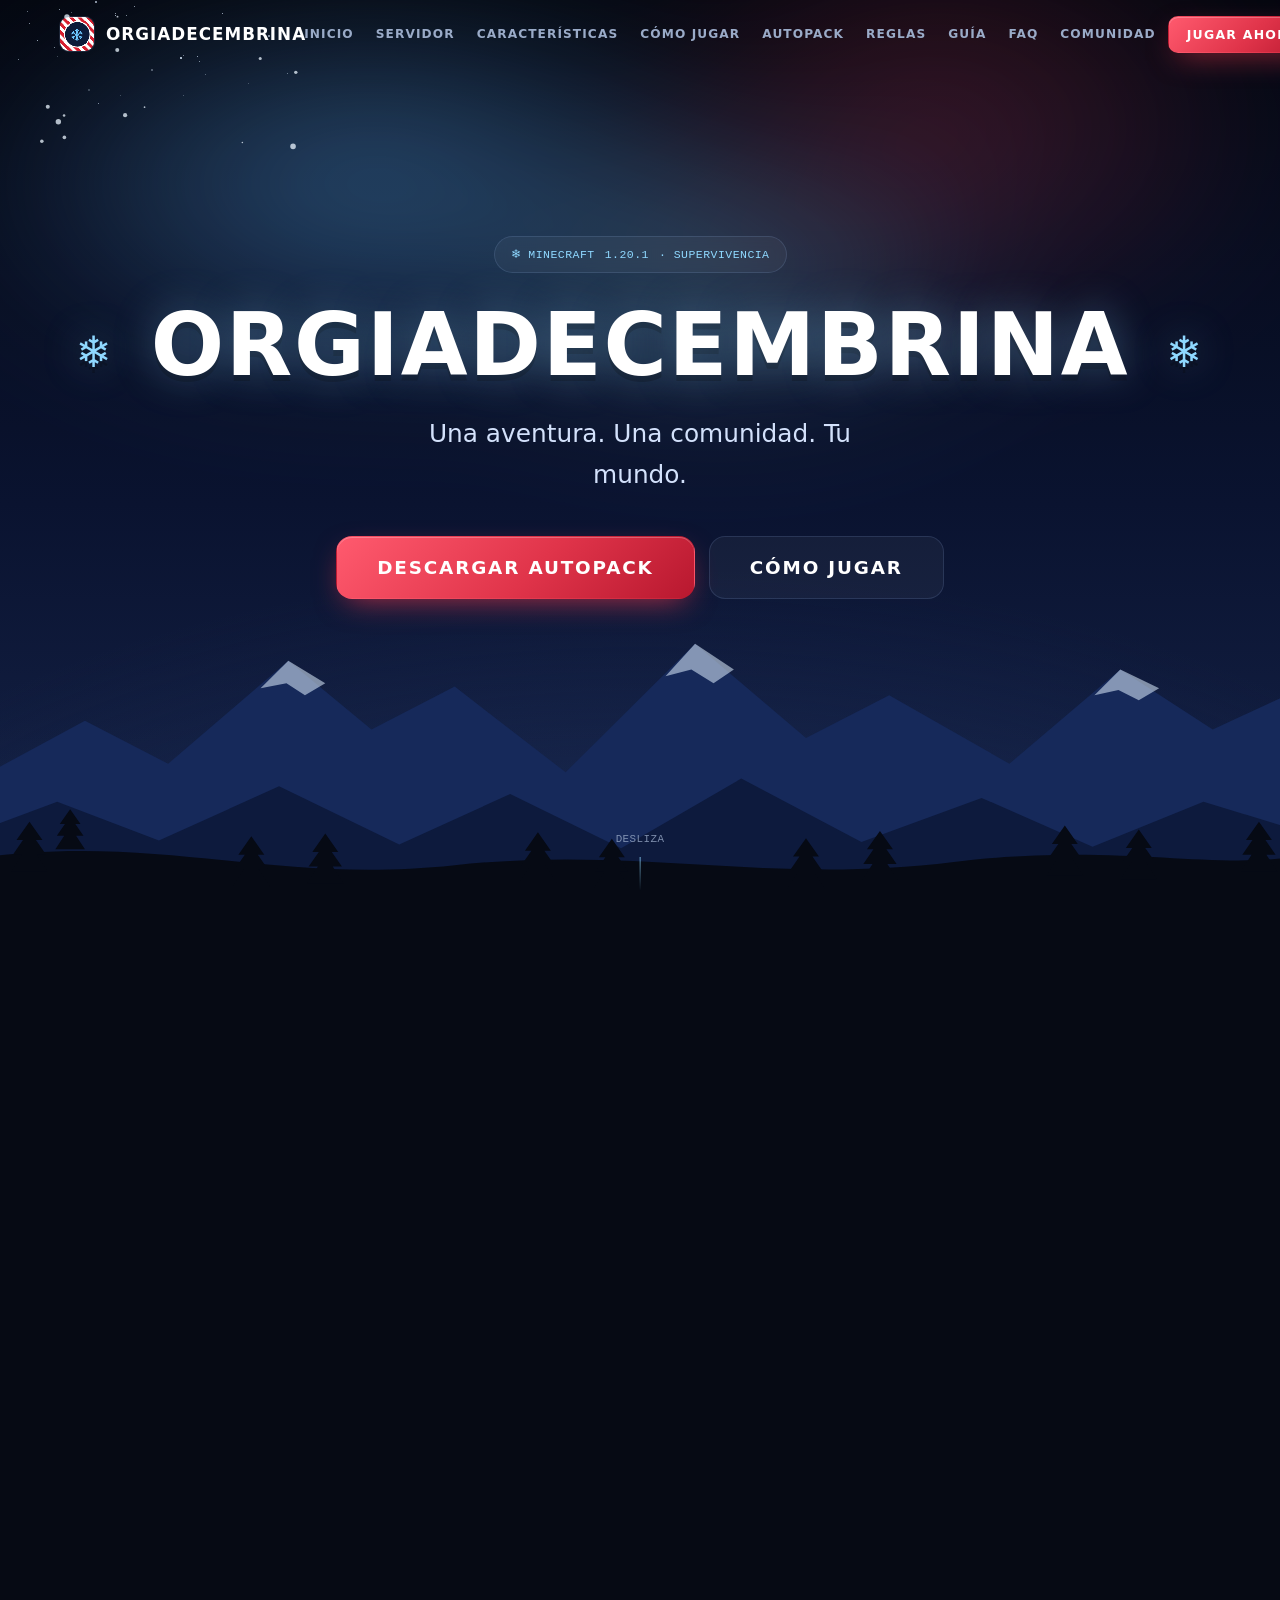
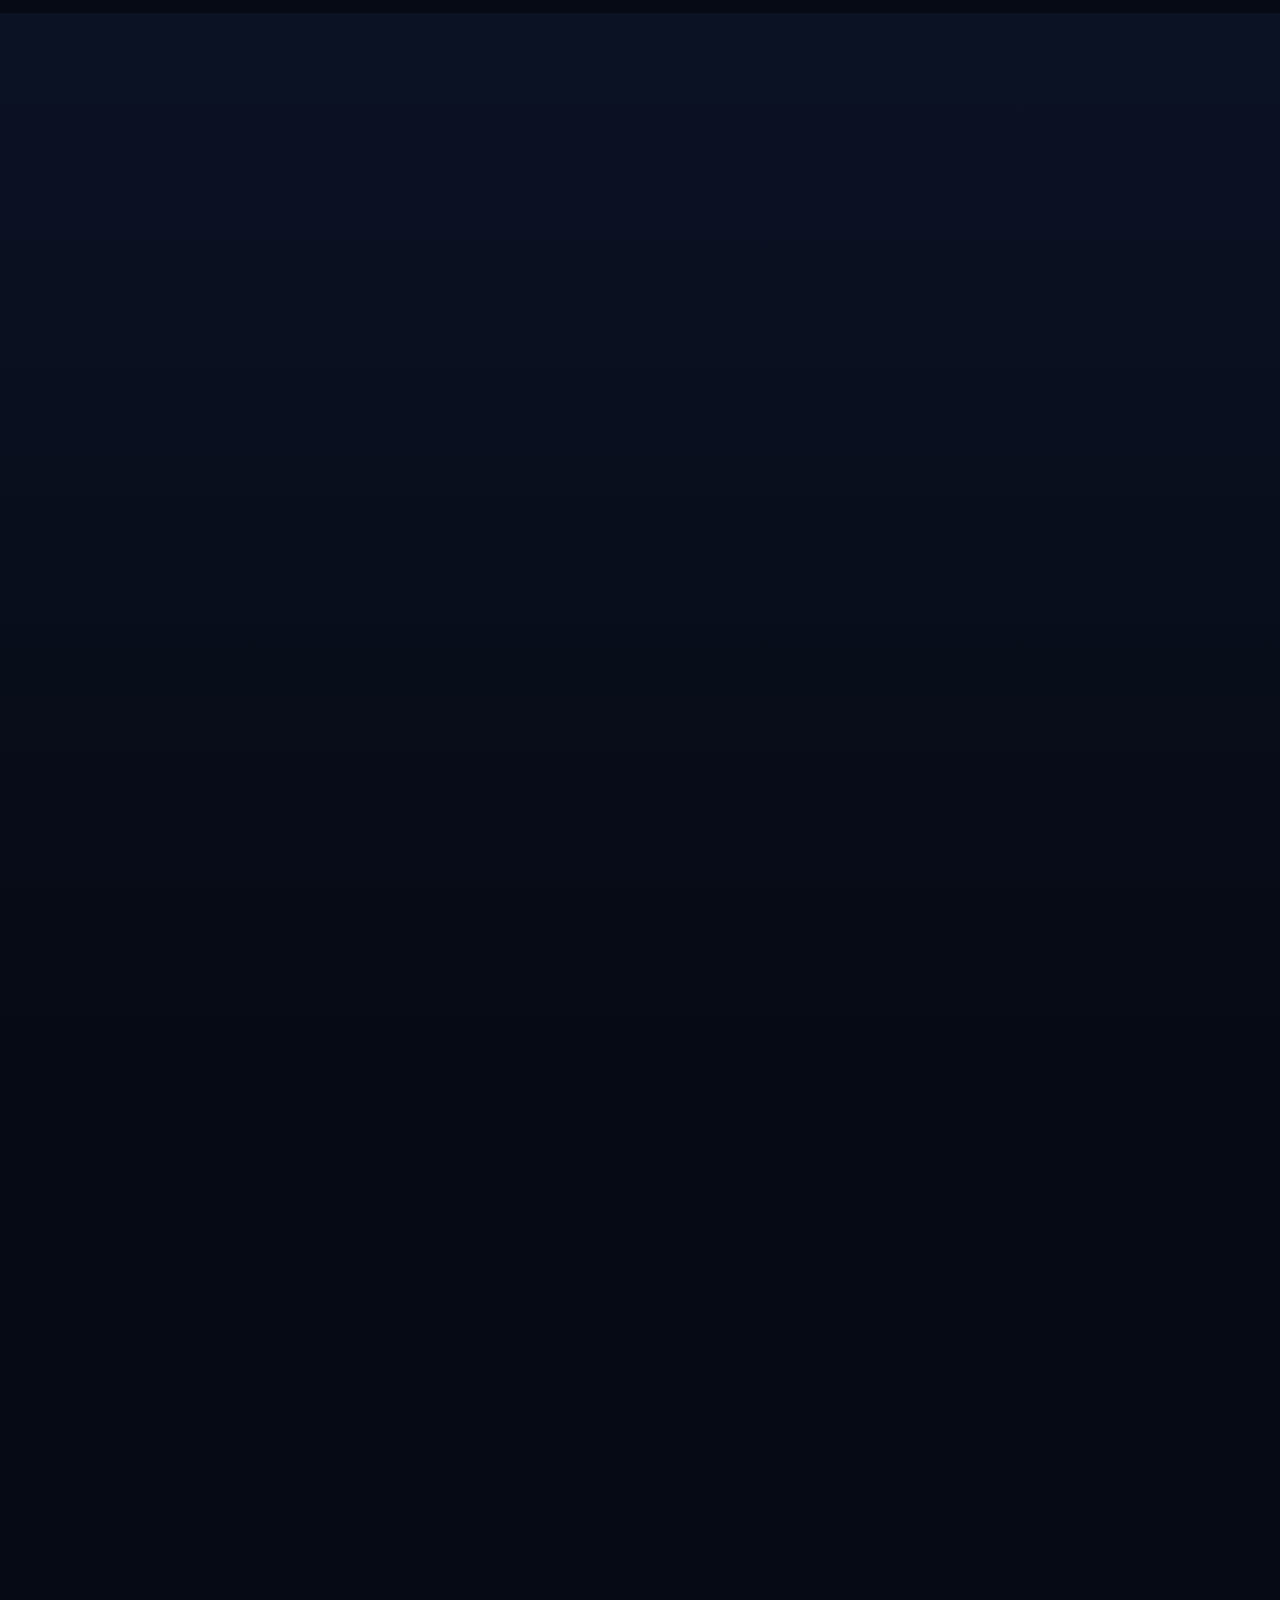
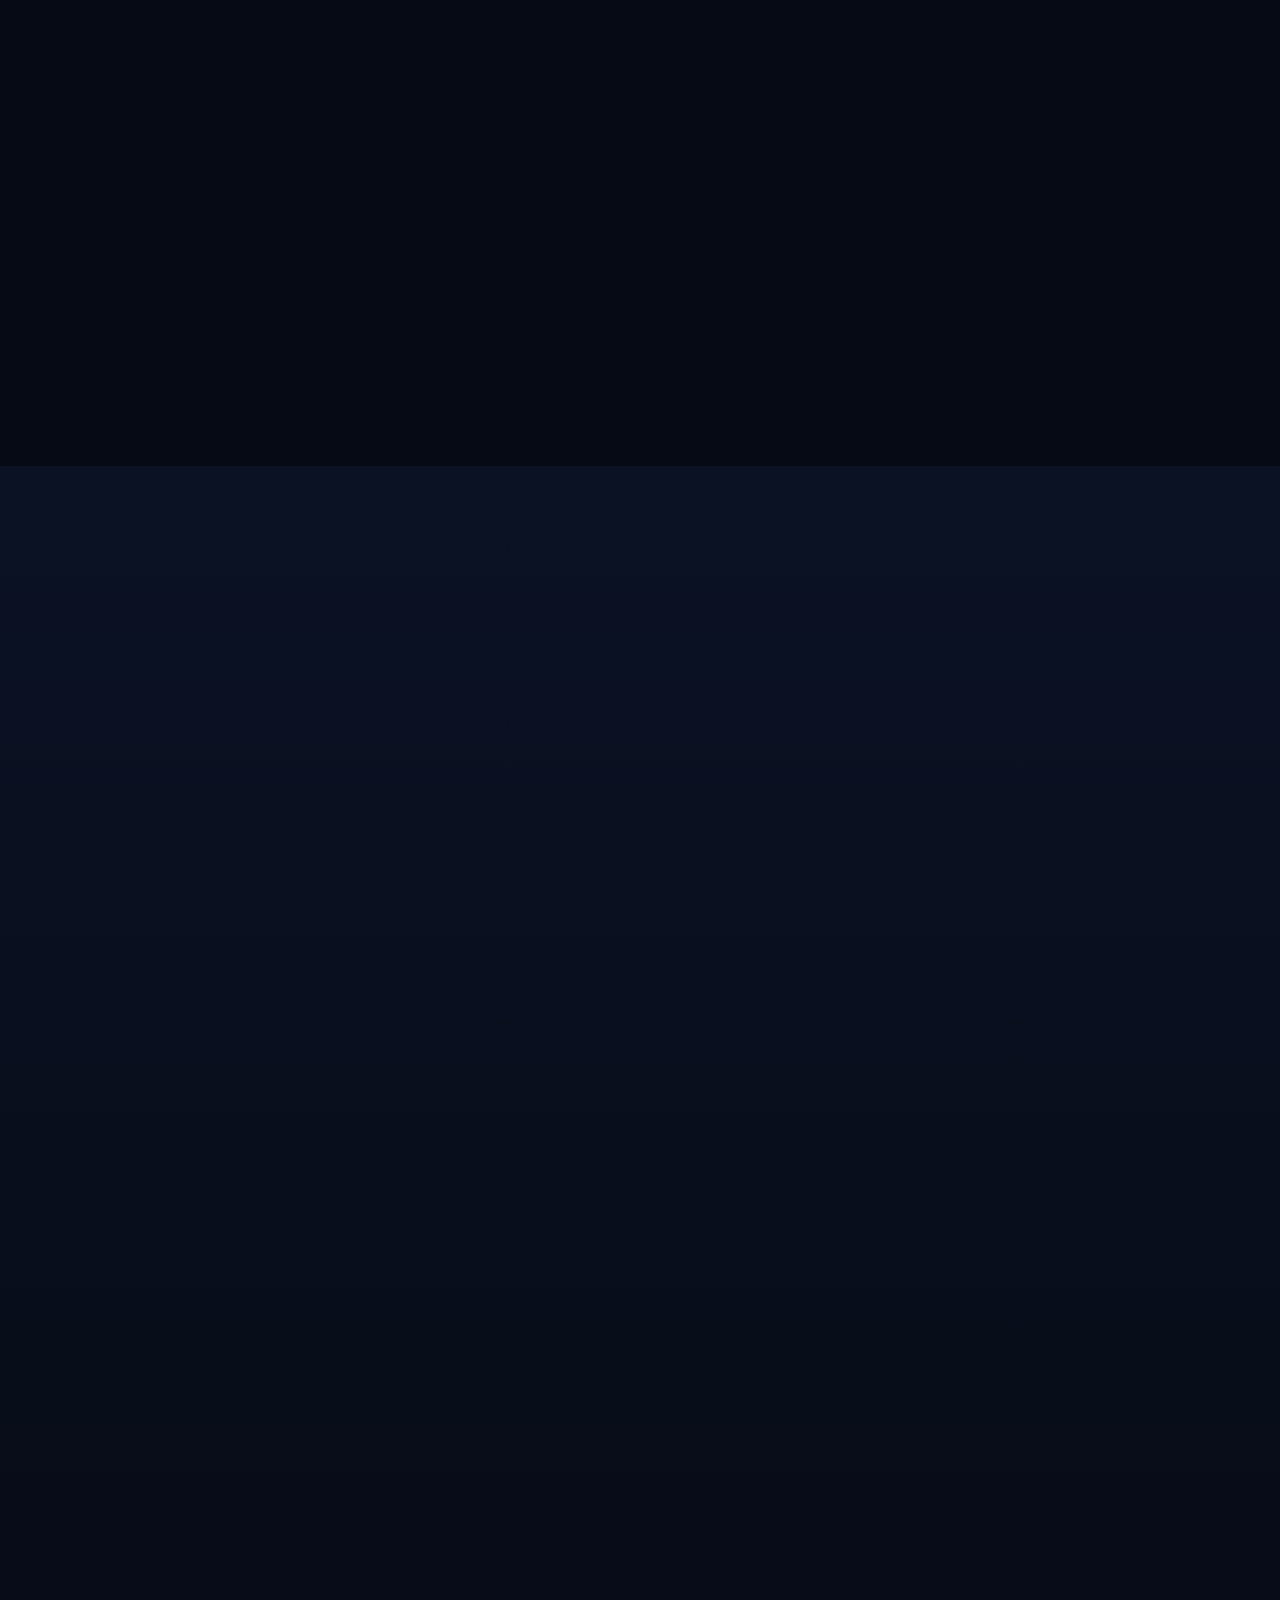
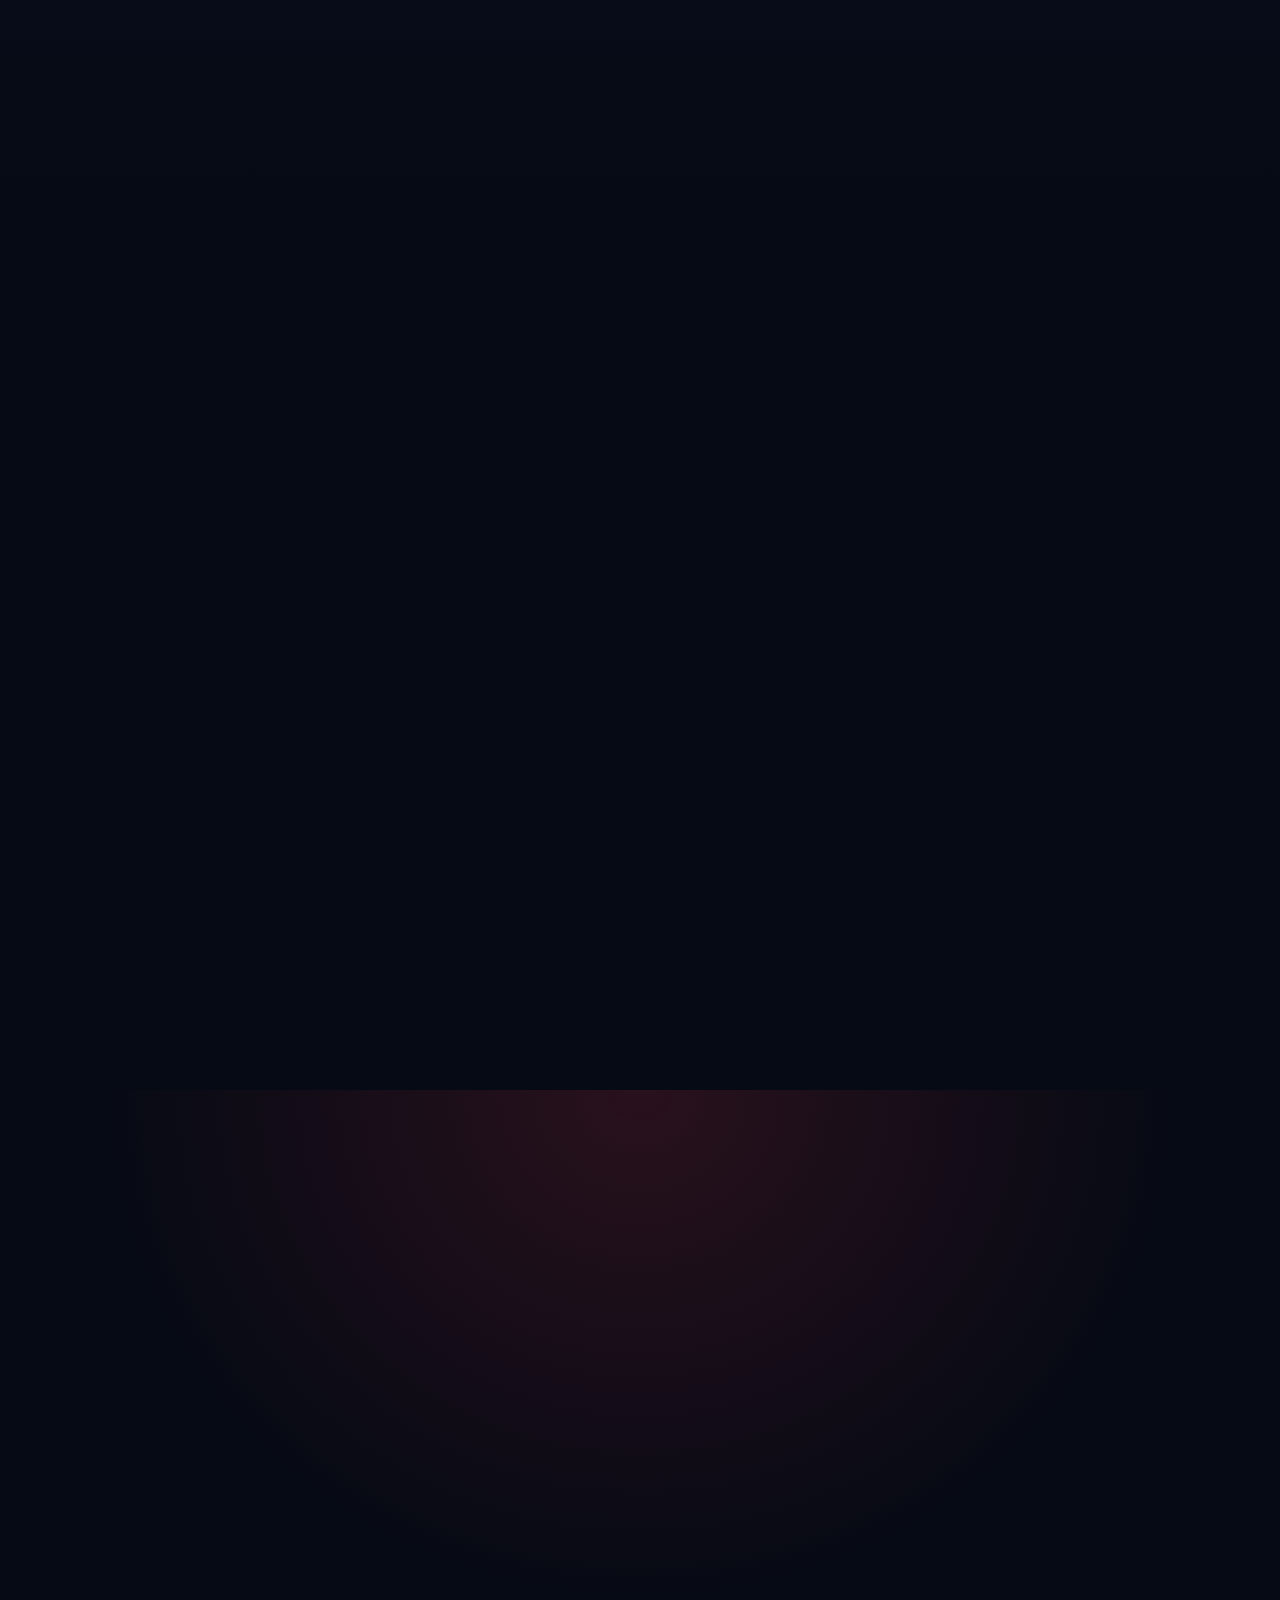
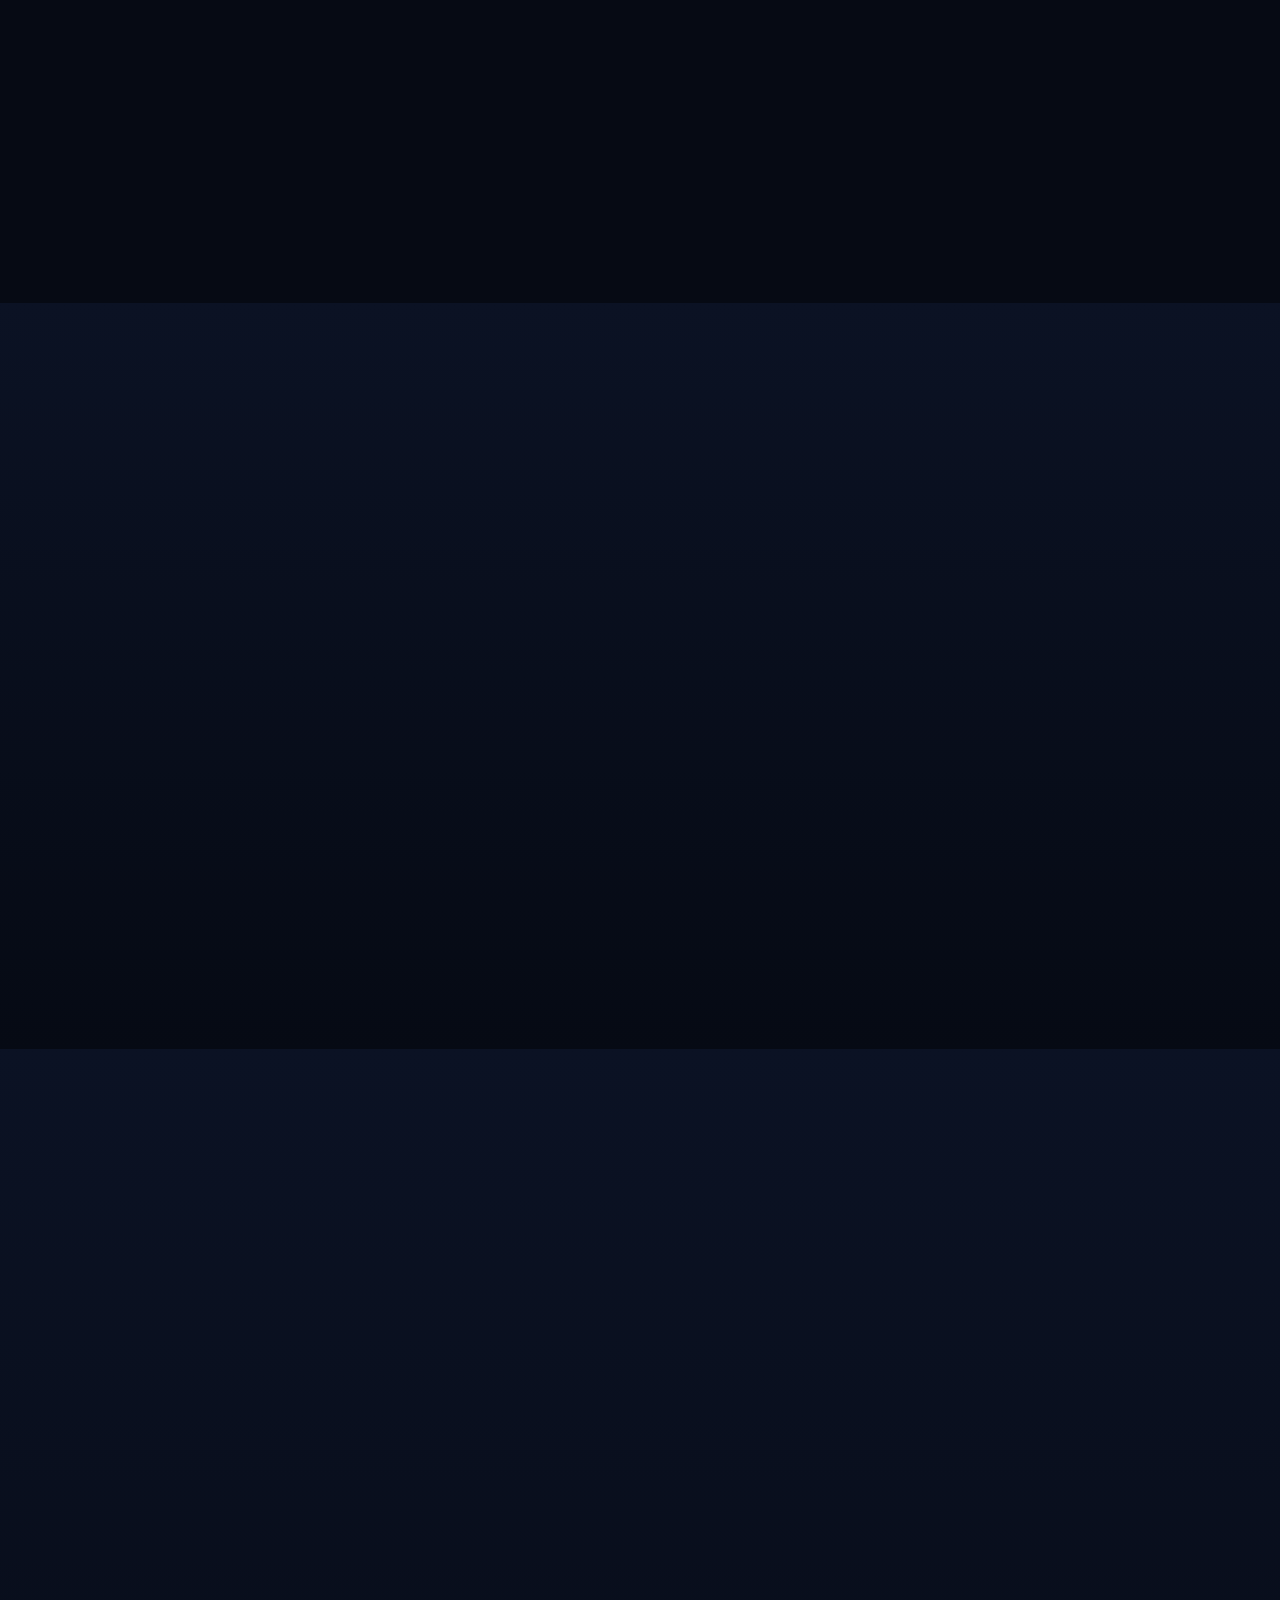
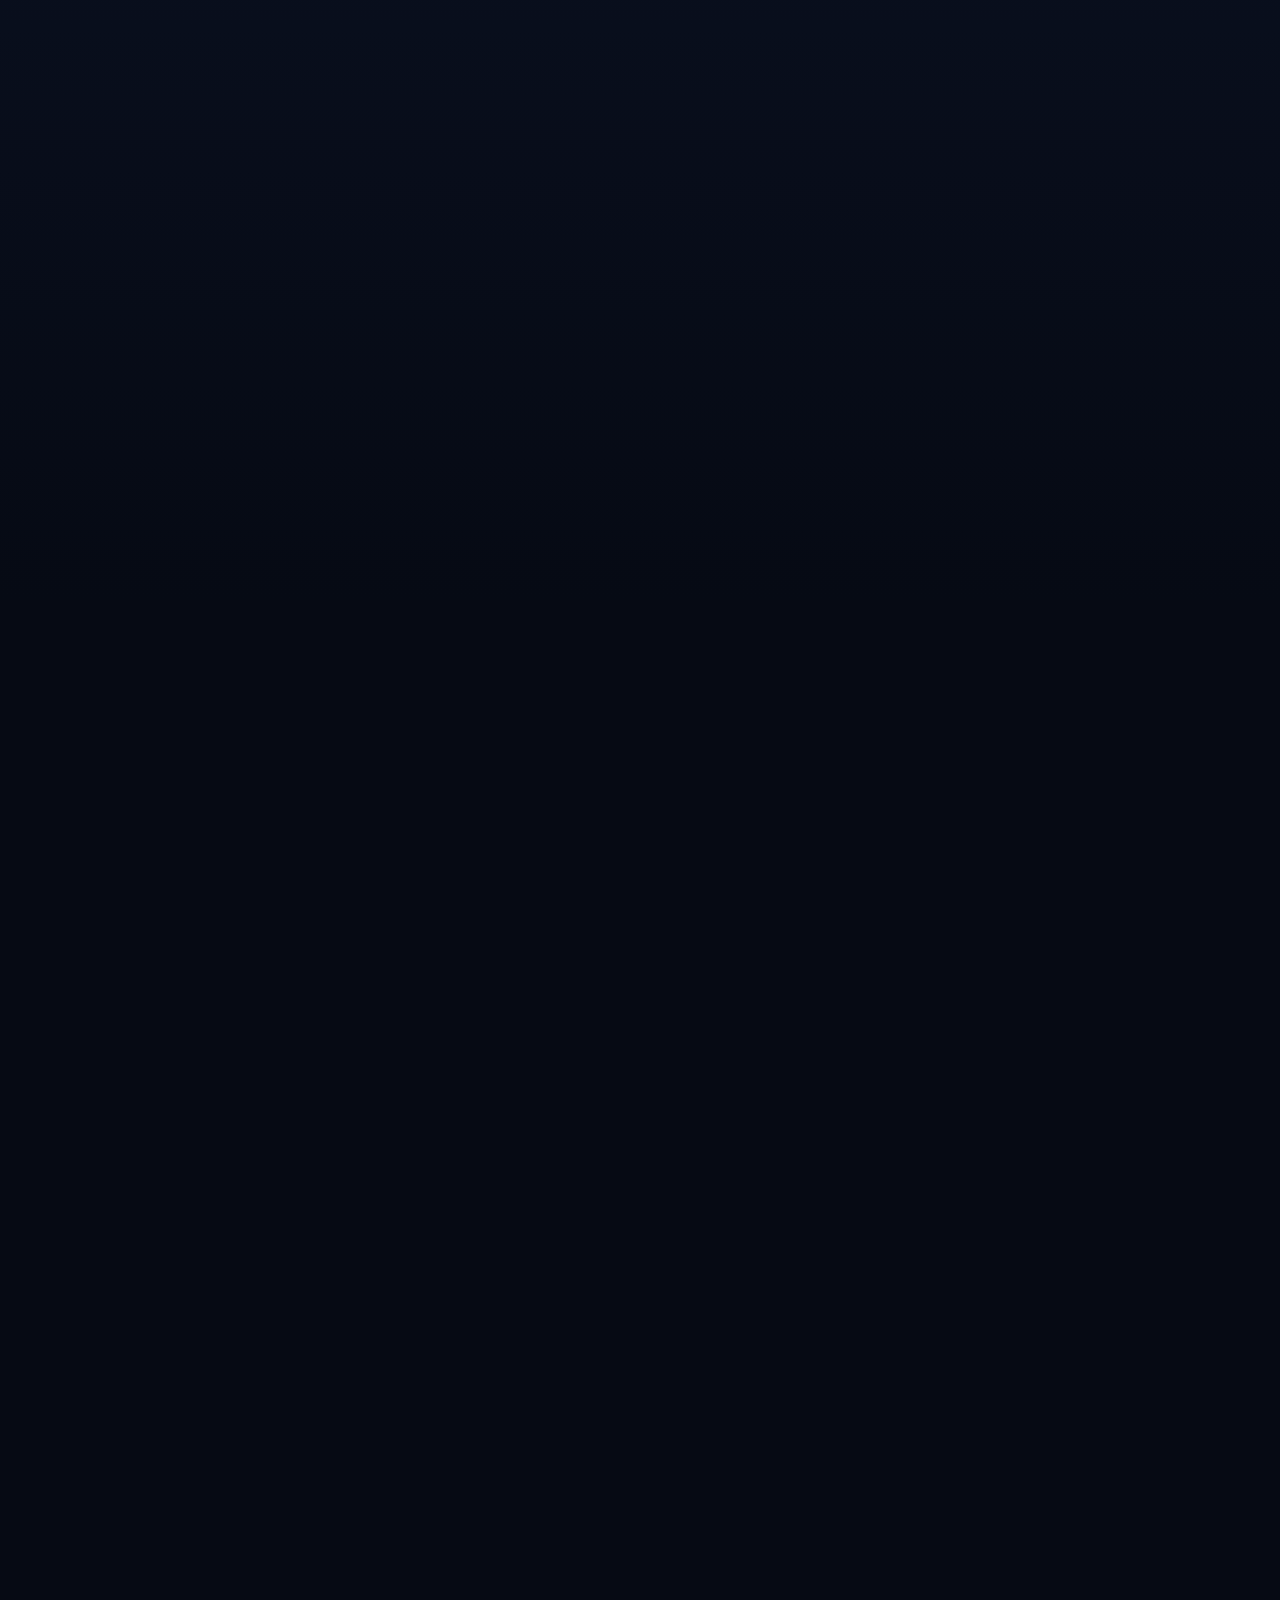
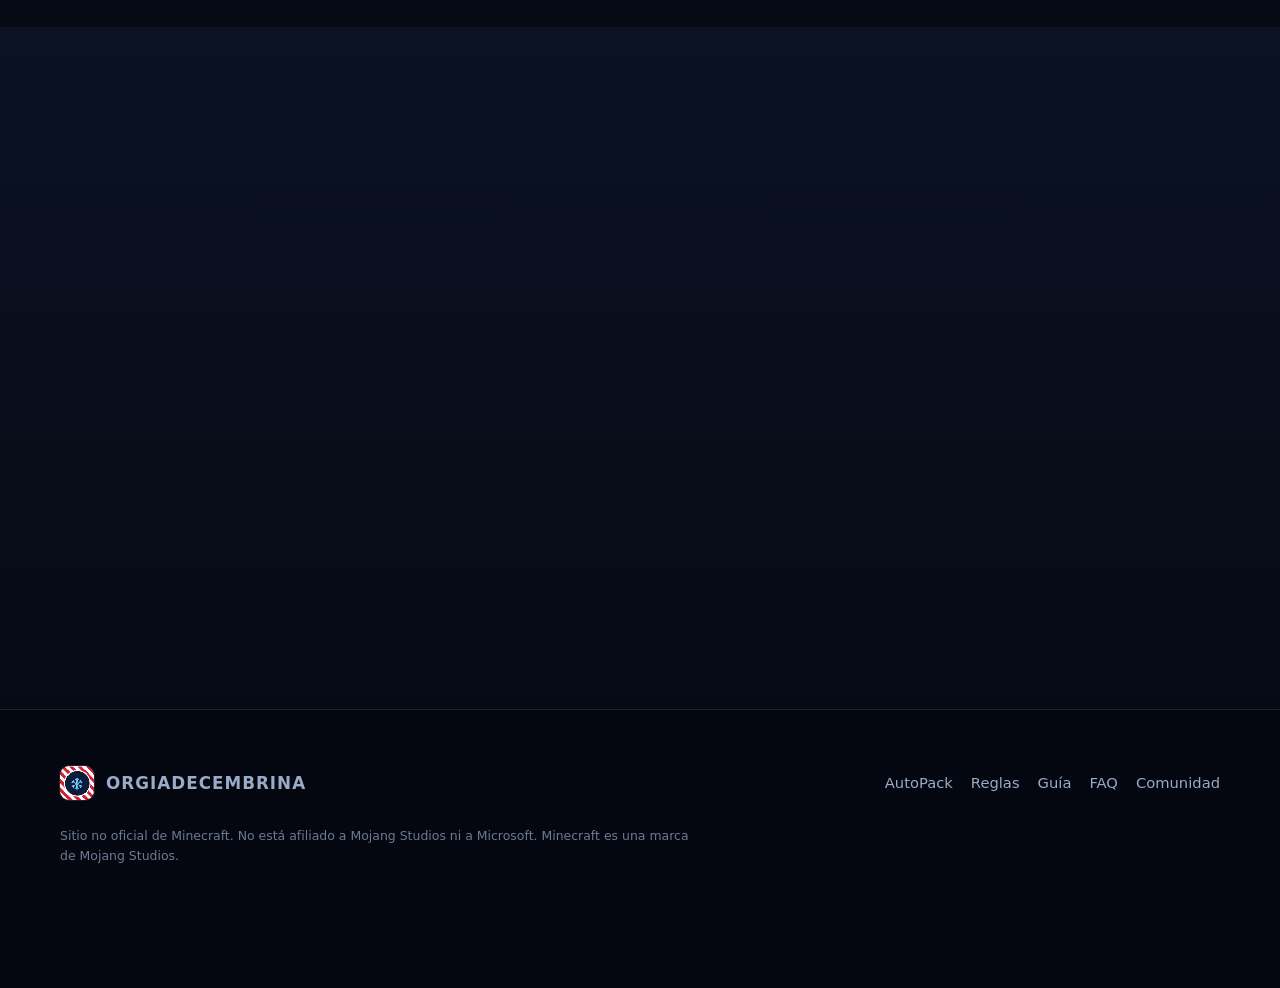
<file: site/index.html>
<!doctype html>
<html lang="es" class="no-js">
<head>
<meta charset="utf-8">
<meta name="viewport" content="width=device-width, initial-scale=1, viewport-fit=cover">
<title>ORGIADECEMBRINA | Minecraft Survival</title>
<meta name="description" content="ORGIADECEMBRINA: servidor de supervivencia de Minecraft 1.20.1 con mundo nevado, bosses, equipos, misiones y economía. Descarga el AutoPack, copia la IP y a jugar.">
<meta name="theme-color" content="#060a14">
<meta http-equiv="Content-Security-Policy" content="default-src 'self'; script-src 'self'; style-src 'self' https://fonts.googleapis.com; font-src https://fonts.gstatic.com; img-src 'self' data:; connect-src 'self'; base-uri 'none'; form-action 'none'; object-src 'none'">
<link rel="icon" href="assets/favicon.svg" type="image/svg+xml">
<link rel="icon" href="assets/server-icon.png" type="image/png" sizes="64x64">
<link rel="apple-touch-icon" href="assets/server-icon.png">
<meta property="og:type" content="website">
<meta property="og:url" content="https://server-sand-rho.vercel.app/">
<meta property="og:image:width" content="1200">
<meta property="og:image:height" content="630">
<link rel="canonical" href="https://server-sand-rho.vercel.app/">
<meta property="og:title" content="ORGIADECEMBRINA | Minecraft Survival">
<meta property="og:description" content="Una aventura. Una comunidad. Tu mundo. Descarga el AutoPack y entra al servidor.">
<meta property="og:image" content="https://server-sand-rho.vercel.app/assets/og.png">
<meta property="og:locale" content="es_ES">
<meta name="twitter:card" content="summary_large_image">
<link rel="preconnect" href="https://fonts.googleapis.com">
<link rel="preconnect" href="https://fonts.gstatic.com" crossorigin>
<link rel="stylesheet" href="https://fonts.googleapis.com/css2?family=Outfit:wght@500;700;800;900&family=Silkscreen&display=swap">
<link rel="stylesheet" href="css/style.css">
<script src="js/main.js" defer></script>
</head>
<body>
<a class="skip" href="#contenido">Saltar al contenido</a>

<header class="nav">
  <div class="wrap">
    <a class="brand" href="#inicio" aria-label="ORGIADECEMBRINA, inicio"><img src="assets/server-icon.png" alt="" width="34" height="34"><span data-bind="server.name">ORGIADECEMBRINA</span></a>
    <button class="burger" aria-expanded="false" aria-controls="menu" aria-label="Abrir menú"><span></span></button>
    <ul class="menu" id="menu">
      <li><a href="#inicio">INICIO</a></li>
      <li><a href="#servidor">SERVIDOR</a></li>
      <li><a href="#caracteristicas">CARACTERÍSTICAS</a></li>
      <li><a href="#como-jugar">CÓMO JUGAR</a></li>
      <li><a href="autopack.html">AUTOPACK</a></li>
      <li><a href="reglas.html">REGLAS</a></li>
      <li><a href="guia.html">GUÍA</a></li>
      <li><a href="#faq">FAQ</a></li>
      <li><a href="#comunidad">COMUNIDAD</a></li>
      <li class="play"><a class="btn btn-primary btn-sm" href="autopack.html#descargar">JUGAR AHORA</a></li>
    </ul>
  </div>
</header>

<main id="contenido">

<!-- 1. HERO -->
<section class="hero" id="inicio">
  <div class="sky"></div>
  <canvas class="stars" id="stars" aria-hidden="true"></canvas>
  <div class="aurora" aria-hidden="true"><i></i><i></i><i></i></div>
  <canvas id="snow" aria-hidden="true"></canvas>

  <!-- Montañas: capas SVG propias (no imágenes externas). Sustituibles por una captura real del servidor. -->
  <svg class="ridge" viewBox="0 0 1440 420" preserveAspectRatio="none" aria-hidden="true"><path fill="#16295a" d="M0 260 L120 190 L210 240 L340 120 L430 200 L520 150 L640 250 L780 100 L900 210 L990 160 L1120 240 L1240 130 L1340 200 L1440 150 V420 H0Z"/><path fill="#dfeeff" opacity=".55" d="M340 120 L310 152 L338 146 L358 160 L380 146 Z M780 100 L748 138 L776 130 L800 146 L822 130 Z M1240 130 L1212 160 L1238 154 L1260 166 L1282 152 Z"/></svg>
  <svg class="ridge" viewBox="0 0 1440 360" preserveAspectRatio="none" aria-hidden="true"><path fill="#0d1a3d" d="M0 250 L90 210 L200 260 L330 190 L460 265 L580 200 L700 270 L830 180 L960 262 L1090 205 L1210 268 L1330 210 L1440 250 V360 H0Z"/></svg>
  <svg class="ridge" viewBox="0 0 1440 300" preserveAspectRatio="none" aria-hidden="true">
    <defs><g id="pine"><path d="M0 -46 L14 -18 L7 -18 L18 4 L8 4 L20 30 L-20 30 L-8 4 L-18 4 L-7 -18 L-14 -18Z"/></g></defs>
    <path fill="#060a14" d="M0 210 C200 170 320 250 520 220 C720 190 860 250 1060 215 C1240 185 1340 230 1440 205 V300 H0Z"/>
    <g fill="#060a14"><use href="#pine" x="60" y="200"/><use href="#pine" x="130" y="215" transform="translate(0,0) scale(.8)" /><use href="#pine" x="300" y="222"/><use href="#pine" x="380" y="218"/><use href="#pine" x="610" y="216"/><use href="#pine" x="690" y="226"/><use href="#pine" x="900" y="225"/><use href="#pine" x="980" y="214"/><use href="#pine" x="1180" y="206"/><use href="#pine" x="1260" y="212"/><use href="#pine" x="1390" y="200"/></g>
  </svg>

  <div class="wrap content">
    <span class="eyebrow pixel rv">❄ Minecraft <span data-bind="server.version">1.20.1</span> · Supervivencia</span>
    <h1 class="rv"><span class="flake" aria-hidden="true">❄</span> <span data-bind="server.name">ORGIADECEMBRINA</span> <span class="flake" aria-hidden="true">❄</span></h1>
    <p class="tag rv" data-bind="server.tagline">Una aventura. Una comunidad. Tu mundo.</p>
    <div class="cta-row rv">
      <a class="btn btn-primary btn-xl" href="autopack.html#descargar">DESCARGAR AUTOPACK</a>
      <a class="btn btn-xl" href="#como-jugar">CÓMO JUGAR</a>
    </div>
  </div>
  <div class="scroll-hint pixel" aria-hidden="true">Desliza</div>
</section>

<!-- 2. AUTOPACK -->
<section class="autopack-band" id="autopack">
  <div class="wrap">
    <div class="pack rv">
      <span class="kicker pixel">Todo lo que necesitas para jugar</span>
      <h2>UN SOLO PACK.<br>TODO PREPARADO.</h2>
      <p>No necesitas descargar los mods uno por uno. Descarga nuestro AutoPack y tendrás todo lo necesario para entrar al servidor.</p>
      <a class="btn btn-primary btn-xl" href="autopack.html#descargar">DESCARGAR AUTOPACK</a>
      <p class="note">Una descarga. Una IP. A jugar.</p>
    </div>
  </div>
</section>

<!-- 3. CÓMO JUGAR -->
<section class="alt" id="como-jugar">
  <div class="wrap">
    <div class="head center rv">
      <span class="kicker pixel">Empieza en 4 pasos</span>
      <h2 class="title">CÓMO JUGAR</h2>
      <p class="lead">Aunque nunca hayas entrado al servidor: sigue los pasos en orden y ya estás dentro.</p>
    </div>
    <div class="steps">
      <div class="step rv"><div class="n">01</div><h3>DESCARGA EL AUTOPACK</h3><p>Descarga el archivo oficial desde la <a href="autopack.html#descargar">página del AutoPack</a>.</p></div>
      <div class="step rv"><div class="n">02</div><h3>INSTÁLALO</h3><p>Cópialo en la carpeta <code>mods</code> de tu Minecraft <span data-bind="server.version">1.20.1</span> con Forge. Es lo único que tienes que instalar.</p></div>
      <div class="step rv"><div class="n">03</div><h3>ABRE MINECRAFT</h3><p>Inicia Minecraft <span data-bind="server.version">1.20.1</span> con Forge. La primera vez que entres, el AutoPack descarga los mods del servidor por ti y te pide reiniciar una vez.</p></div>
      <div class="step rv"><div class="n">04</div><h3>ENTRA AL SERVIDOR</h3><p>Añade el servidor con esta IP: <code data-bind="server.ip">—</code></p></div>
    </div>
    <div class="ipbox rv">
      <code data-bind="server.ip">—</code>
      <button class="btn btn-primary" type="button" data-copy-ip>COPIAR IP</button>
    </div>
    <div class="firsttime rv"><b>La primera vez que entres:</b> el servidor te pedirá crear tu cuenta. Escribe <code>/register contraseña contraseña</code> en el chat. Las siguientes veces solo tendrás que escribir <code>/login contraseña</code>.<br><b>Si el AutoPack te pide confirmar la huella del servidor,</b> comprueba que coincide con la <a href="autopack.html#huella">huella oficial</a> antes de aceptar.</div>
  </div>
</section>

<!-- 4. QUÉ ES EL SERVIDOR + 10. INFORMACIÓN -->
<section id="servidor">
  <div class="wrap two">
    <div class="rv">
      <span class="kicker pixel">El servidor</span>
      <h2 class="title">UNA SUPERVIVENCIA CON MUCHO POR DESCUBRIR</h2>
      <p class="lead">Un mundo nevado para vivir en equipo: exploras montañas y cuevas enormes, enfrentas bosses, reúnes copos, cumples misiones y construyes tu base con tus amigos.</p>
      <ul class="list">
        <li>Un mundo eternamente nevado, con ambiente navideño.</li>
        <li>Relieve nuevo con montañas altas, cuevas gigantes y ríos subterráneos.</li>
        <li>Bosses, dragones y mazmorras por todo el mundo.</li>
        <li>Equipos, homes, TPA y territorio propio.</li>
        <li>Economía con moneda propia, tienda, trabajos y casino.</li>
        <li>Ruleta de eventos que sacude la partida cada pocos minutos.</li>
        <li>Chat de voz de proximidad.</li>
        <li data-feature="colonias" hidden>Colonias para construir un pueblo entre todos <span class="badge" hidden>Próximamente</span></li>
        <li data-feature="derribo">Sistema de derribo y reanimación <span class="badge" hidden>Próximamente</span></li>
      </ul>
    </div>
    <div class="rv">
      <div class="card">
        <span class="kicker pixel">Información del servidor</span>
        <dl class="info info-2">
          <div class="span2"><dt>IP</dt><dd><code data-bind="server.ip">—</code></dd></div>
          <div><dt>Versión</dt><dd data-bind="server.version">—</dd></div>
          <div><dt>Modpack</dt><dd>AutoPack</dd></div>
          <div><dt>Tipo</dt><dd data-bind="server.type">—</dd></div>
          <div><dt>Capacidad</dt><dd data-bind="server.capacity">—</dd></div>
        </dl>
        <p class="actions"><button class="btn btn-primary" type="button" data-copy-ip>COPIAR IP</button><a class="btn" href="#como-jugar">CÓMO JUGAR</a></p>
      </div>
    </div>
  </div>
</section>

<!-- 5. CARACTERÍSTICAS -->
<section class="alt" id="caracteristicas">
  <div class="wrap">
    <div class="head center rv">
      <span class="kicker pixel">Qué te espera</span>
      <h2 class="title">CARACTERÍSTICAS</h2>
    </div>
    <div class="grid g3">
      <article class="card rv"><div class="ico">🌎</div><h3>EXPLORACIÓN</h3><p>Descubre montañas altas, cuevas gigantes, ríos subterráneos, aldeas, torres y estructuras repartidas por un mundo nuevo.</p></article>
      <article class="card rv"><div class="ico">⚔️</div><h3>AVENTURA</h3><p>Enfréntate a bosses con sus mazmorras, dragones y criaturas por todo el mundo. Cada expedición es un reto.</p></article>
      <article class="card rv"><div class="ico">👥</div><h3>EQUIPOS</h3><p>Forma un equipo de hasta 4 jugadores, elige vuestro color y sobrevivan juntos.</p></article>
      <article class="card rv"><div class="ico">🏠</div><h3>SUPERVIVENCIA</h3><p>Construye tu base, reclama territorio para tu equipo y desarrolla tu propio rincón nevado.</p></article>
      <article class="card rv"><div class="ico">✨</div><h3>PROGRESIÓN</h3><p>Una campaña de 8 capítulos y 76 misiones con recompensas en copos y experiencia para seguir avanzando.</p></article>
      <article class="card rv"><div class="ico">❄️</div><h3>ECONOMÍA</h3><p>Gana copos con la recompensa diaria y seis trabajos, gástalos en la tienda o pruébalos en el casino.</p></article>
      <article class="card rv"><div class="ico">🎲</div><h3>EVENTOS</h3><p>Una ruleta lanza eventos al azar durante la partida: sorpresas, caos y regalos. No rompe bloques ni mata jugadores.</p></article>
      <article class="card rv" data-feature="derribo"><div class="ico">💀</div><h3>DERRIBO Y REANIMACIÓN<span class="badge" hidden>Próximamente</span></h3><p>Cuando un jugador cae, sus compañeros pueden intentar reanimarlo antes de que se acabe el tiempo.</p></article>
      <article class="card rv"><div class="ico">🎙️</div><h3>CHAT DE VOZ</h3><p>Habla con los jugadores que tengas cerca con voz de proximidad, sin salir del juego.</p></article>
      <article class="card rv" data-feature="colonias" hidden><div class="ico">🏘️</div><h3>COLONIAS<span class="badge" hidden>Próximamente</span></h3><p>Funda una colonia, gestiona colonos y levanta un pueblo entre todos.</p></article>
    </div>
  </div>
</section>

<!-- 6. EQUIPOS -->
<section id="equipos">
  <div class="wrap two">
    <div class="rv">
      <span class="kicker pixel">Sistema de equipos</span>
      <h2 class="title">JUEGA CON<br>TUS AMIGOS</h2>
      <p class="lead">Crea tu equipo, invita a tus amigos y compartan hogar, territorio y progreso.</p>
      <ul class="list">
        <li><span><b>Equipos de hasta 4 jugadores.</b> <small>Invitas con un comando y tu amigo acepta.</small></span></li>
        <li><span><b>Colores propios.</b> <small>El líder elige el color del equipo.</small></span></li>
        <li><span><b>Identificación en TAB.</b> <small>Ves quién es de tu equipo y quién lidera.</small></span></li>
        <li><span><b>Homes de equipo.</b> <small>Guarda puntos y vuelve con <code>/home</code>.</small></span></li>
        <li><span><b>TPA.</b> <small>Pide teletransportarte hasta un amigo.</small></span></li>
        <li><span><b>Territorio protegido.</b> <small>Reclama una zona con <code>/equipo claim</code>.</small></span></li>
        <li><span><b>Permisos.</b> <small>Da acceso a jugadores de confianza con <code>/equipo trust</code>.</small></span></li>
      </ul>
    </div>
    <div class="rv">
      <div class="teamcard" aria-label="Ejemplo de la lista TAB con equipos">
        <div class="pixel tab-title">Así se ve en TAB (ejemplo)</div>
        <div class="tab">
          <p class="head-row">❄ ORGIADECEMBRINA ❄</p>
          <p class="c1"><b>★ [Frost]</b> Juan</p>
          <p class="c1"><b>[Frost]</b> Pedro</p>
          <p class="c2"><b>★ [Aurora]</b> Carlos</p>
          <p class="c2"><b>[Aurora]</b> Dani</p>
        </div>
        <div class="cmds"><span>/equipo create</span><span>/equipo invite</span><span>/equipo accept</span><span>/equipo color</span><span>/equipo claim</span><span>/home</span><span>/tpa</span></div>
      </div>
    </div>
  </div>
</section>

<!-- 7. DERRIBO -->
<section class="downed" id="derribo" data-feature="derribo">
  <div class="wrap">
    <div class="head center rv">
      <span class="kicker pixel">Sistema de derribo <span class="badge" hidden>Próximamente</span></span>
      <h2 class="title">NO ES EL FINAL</h2>
      <p class="lead">Cuando un jugador recibe daño letal, puede quedar derribado durante un tiempo limitado. Sus compañeros deben llegar hasta él y reanimarlo antes de que el tiempo termine.</p>
    </div>
    <div class="flow">
      <div class="st rv"><div class="em">☠️</div><h3>Derribado</h3><p>El daño letal te deja en el suelo, brillando para que te encuentren.</p></div>
      <div class="st rv"><div class="em">⏱️</div><h3>Tiempo restante</h3><p>Tienes unos <b data-derribo="downedSeconds">30</b> segundos. Cada uno cuenta.</p></div>
      <div class="st rv"><div class="em">❤️</div><h3>Reanimando</h3><p>Un compañero mantiene clic derecho sobre ti unos <b data-derribo="reviveSeconds">5</b> segundos.</p></div>
      <div class="st rv"><div class="em">✨</div><h3>¡Revivido!</h3><p>Vuelves a la partida y un instante de invulnerabilidad te da aire.</p></div>
    </div>
    <div class="facts rv"><span><b>Cooperación</b> — no dejes a nadie atrás</span><span><b>Tensión</b> — el reloj no se detiene</span><span><b>Abierto a todos</b> — cualquier jugador puede reanimarte</span></div>
  </div>
</section>

<!-- 8. EXPLORACIÓN -->
<section class="alt" id="exploracion">
  <div class="wrap">
    <div class="head rv">
      <span class="kicker pixel">Exploración</span>
      <h2 class="title">UN MUNDO NUEVO<br>POR DESCUBRIR</h2>
      <p class="lead">El mundo se generó desde cero hace muy poco: casi todo está sin explorar. Sé de los primeros en descubrirlo.</p>
    </div>
    <div class="grid g3">
      <div class="card rv"><div class="ico">⛰️</div><h3>Montañas y cuevas</h3><p>Relieve alto y cuevas de gran tamaño, con ríos que corren bajo tierra.</p></div>
      <div class="card rv"><div class="ico">🏰</div><h3>Estructuras y mazmorras</h3><p>Torres, castillos, aldeas y mazmorras para explorar con amigos.</p></div>
      <div class="card rv"><div class="ico">🐉</div><h3>Bosses y dragones</h3><p>Jefes con sus propias mazmorras y dragones que dominan sus territorios.</p></div>
    </div>
  </div>
</section>

<!-- 13. NOVEDADES -->
<section class="alt" id="novedades">
  <div class="wrap">
    <div class="head rv">
      <span class="kicker pixel">Novedades</span>
      <h2 class="title">LO ÚLTIMO EN EL SERVIDOR</h2>
    </div>
    <div class="news" id="news" data-max="5"><p class="empty">Cargando novedades…</p></div>
  </div>
</section>

<!-- 15. FAQ -->
<section id="faq">
  <div class="wrap">
    <div class="head center rv">
      <span class="kicker pixel">Preguntas frecuentes</span>
      <h2 class="title">FAQ</h2>
    </div>
    <div class="faq">
      <details class="rv"><summary>¿Qué necesito para jugar?</summary><div class="a">Minecraft Java Edition <span data-bind="server.version">1.20.1</span> con Forge y el AutoPack. Nada más: los mods del servidor los descarga el AutoPack por ti.</div></details>
      <details class="rv"><summary>¿Tengo que descargar los mods individualmente?</summary><div class="a">No. El AutoPack descarga los mods del servidor por ti la primera vez que entras.</div></details>
      <details class="rv"><summary>¿Puedo jugar con mis amigos?</summary><div class="a">Sí. Puedes crear un equipo de hasta 4 jugadores, compartir homes y territorio, y usar TPA para reuniros.</div></details>
      <details class="rv"><summary>¿Cuál es la IP?</summary><div class="a"><code data-bind="server.ip">—</code> &nbsp; <button class="btn btn-sm" type="button" data-copy-ip>COPIAR IP</button></div></details>
      <details class="rv"><summary>¿Qué versión utiliza?</summary><div class="a">Minecraft <span data-bind="server.version">1.20.1</span> (<span data-bind="server.loader">Forge</span>). Necesitas Forge para ejecutarlo; el AutoPack se encarga del resto.</div></details>
      <details class="rv"><summary>¿Dónde descargo el AutoPack?</summary><div class="a"><a class="btn btn-primary btn-sm" href="autopack.html#descargar">DESCARGAR AUTOPACK</a></div></details>
      <details class="rv"><summary>¿Cómo creo mi cuenta en el servidor?</summary><div class="a">La primera vez que entres escribe <code>/register contraseña contraseña</code>. Después, en cada sesión, <code>/login contraseña</code>.</div></details>
      <details class="rv"><summary>¿Dónde puedo pedir ayuda?</summary><div class="a">En nuestro <a href="#comunidad">Discord</a>: allí también se publica el estado del servidor.</div></details>
    </div>
  </div>
</section>

<!-- 16. COMUNIDAD -->
<section class="alt community" id="comunidad">
  <div class="wrap">
    <div class="disc rv">
      <span class="kicker pixel">Comunidad</span>
      <h2 class="title">ÚNETE A LA COMUNIDAD</h2>
      <p class="lead mx">Habla con el resto de jugadores, pide ayuda y consulta el estado del servidor, que se publica en nuestro Discord.</p>
      <p class="mt32"><a class="btn btn-discord btn-xl" data-href="community.discord" data-newtab data-pending-label="DISCORD (ENLACE PENDIENTE)" href="#">UNIRME AL DISCORD</a></p>
      <span class="placeholder-tag" data-missing-note="community.discord" hidden>Placeholder · configura community.discord en data/site.json</span>
    </div>
  </div>
</section>

</main>

<footer>
  <div class="wrap">
    <div class="foot">
      <a class="brand" href="#inicio"><img src="assets/server-icon.png" alt="" width="34" height="34"><span data-bind="server.name">ORGIADECEMBRINA</span></a>
      <nav aria-label="Pie"><a href="autopack.html">AutoPack</a><a href="reglas.html">Reglas</a><a href="guia.html">Guía</a><a href="#faq">FAQ</a><a href="#comunidad">Comunidad</a></nav>
    </div>
    <p class="legal">Sitio no oficial de Minecraft. No está afiliado a Mojang Studios ni a Microsoft. Minecraft es una marca de Mojang Studios.</p>
  </div>
</footer>

<div class="mcta"><a class="btn btn-primary" href="autopack.html#descargar">DESCARGAR AUTOPACK</a></div>
</body>
</html>
</file>
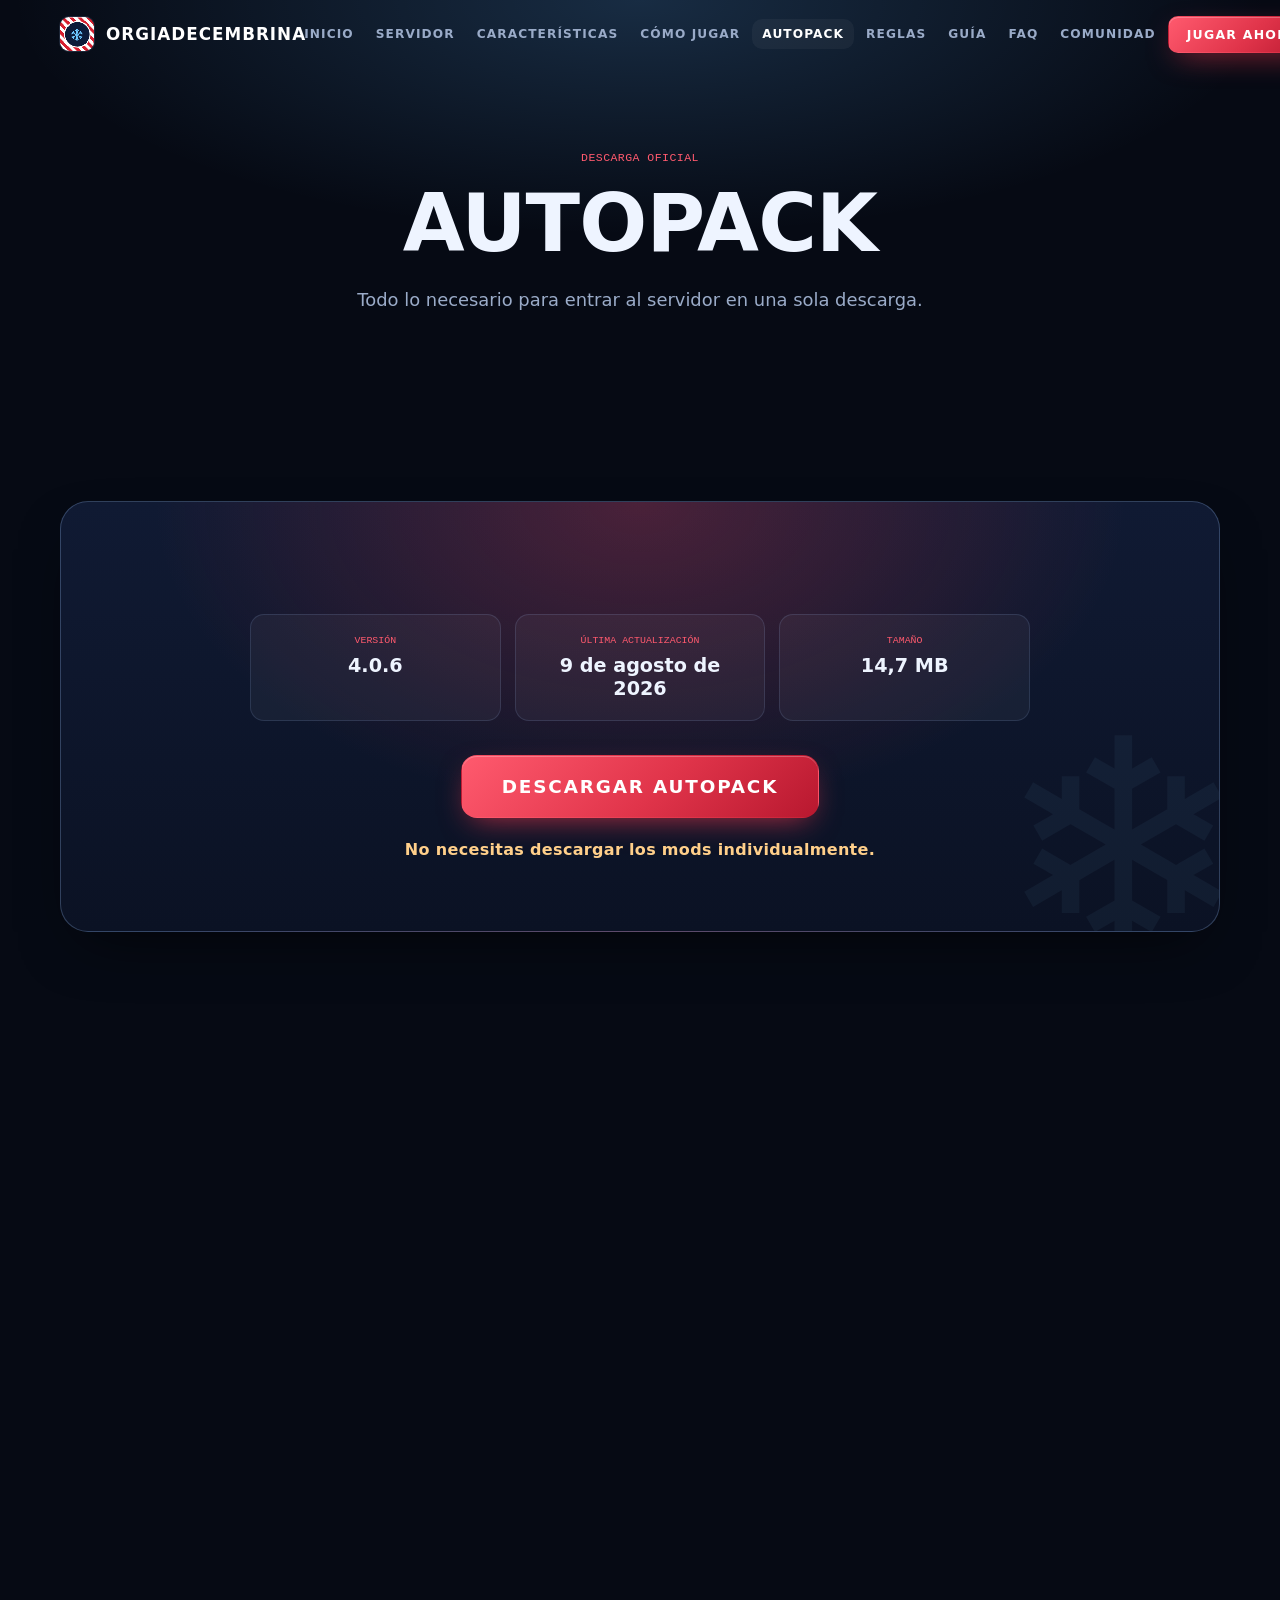
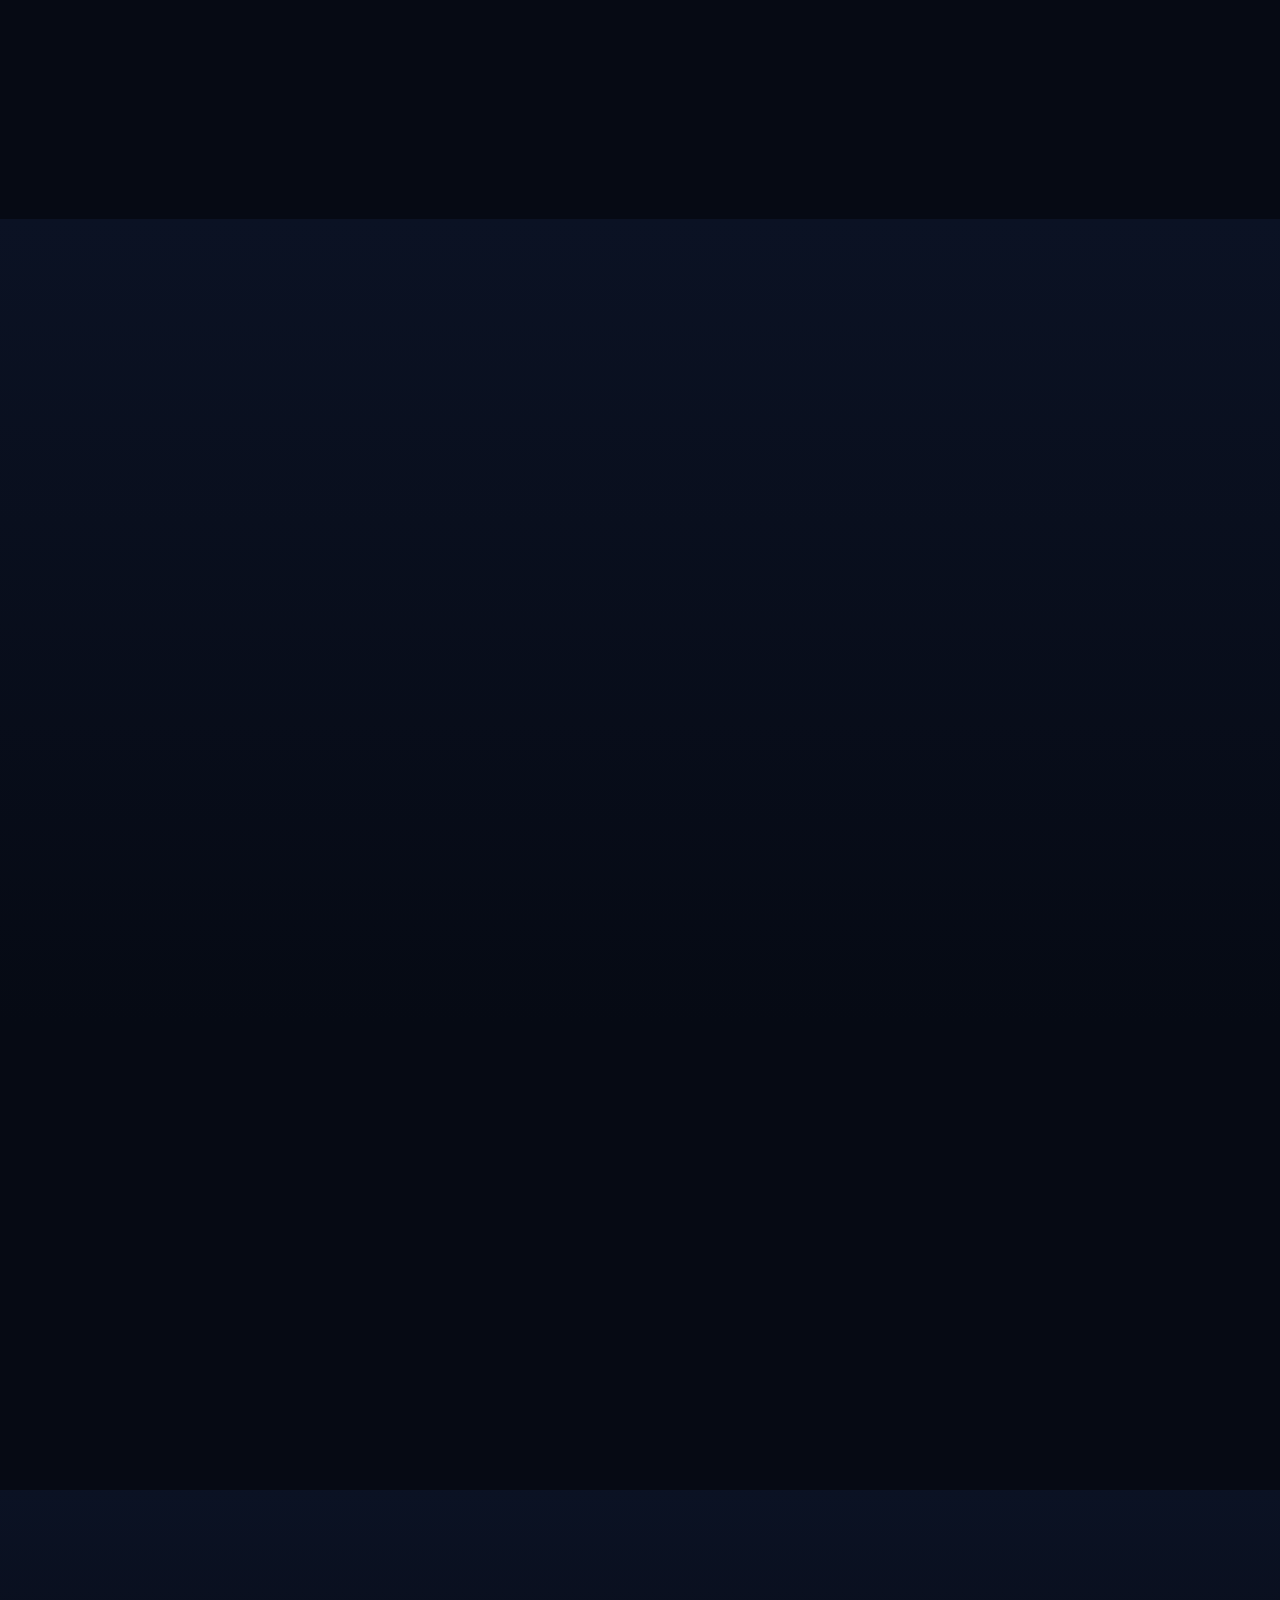
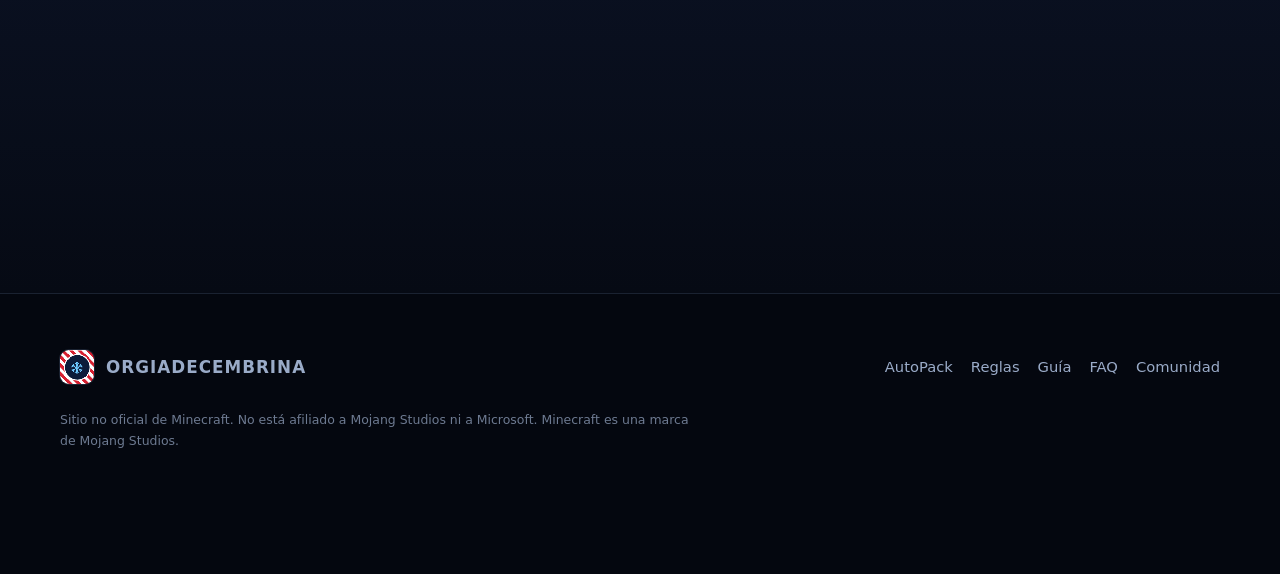
<file: site/autopack.html>
<!doctype html>
<html lang="es" class="no-js">
<head>
<meta charset="utf-8">
<meta name="viewport" content="width=device-width, initial-scale=1, viewport-fit=cover">
<title>AutoPack | ORGIADECEMBRINA</title>
<meta name="description" content="Descarga el AutoPack de ORGIADECEMBRINA: todo lo necesario para entrar al servidor de Minecraft en una sola descarga.">
<meta name="theme-color" content="#060a14">
<meta http-equiv="Content-Security-Policy" content="default-src 'self'; script-src 'self'; style-src 'self' https://fonts.googleapis.com; font-src https://fonts.gstatic.com; img-src 'self' data:; connect-src 'self'; base-uri 'none'; form-action 'none'; object-src 'none'">
<link rel="icon" href="assets/favicon.svg" type="image/svg+xml">
<link rel="icon" href="assets/server-icon.png" type="image/png" sizes="64x64">
<link rel="apple-touch-icon" href="assets/server-icon.png">
<meta property="og:type" content="website">
<meta property="og:url" content="https://server-sand-rho.vercel.app/autopack">
<meta property="og:image:width" content="1200">
<meta property="og:image:height" content="630">
<link rel="canonical" href="https://server-sand-rho.vercel.app/autopack">
<meta property="og:title" content="AutoPack | ORGIADECEMBRINA">
<meta property="og:description" content="Descarga el AutoPack de ORGIADECEMBRINA: todo lo necesario para entrar al servidor de Minecraft en una sola descarga.">
<meta property="og:image" content="https://server-sand-rho.vercel.app/assets/og.png">
<meta name="twitter:card" content="summary_large_image">
<link rel="preconnect" href="https://fonts.googleapis.com">
<link rel="preconnect" href="https://fonts.gstatic.com" crossorigin>
<link rel="stylesheet" href="https://fonts.googleapis.com/css2?family=Outfit:wght@500;700;800;900&family=Silkscreen&display=swap">
<link rel="stylesheet" href="css/style.css">
<script src="js/main.js" defer></script>
</head>
<body>
<a class="skip" href="#contenido">Saltar al contenido</a>

<header class="nav">
  <div class="wrap">
    <a class="brand" href="index.html#inicio" aria-label="ORGIADECEMBRINA, inicio"><img src="assets/server-icon.png" alt="" width="34" height="34"><span data-bind="server.name">ORGIADECEMBRINA</span></a>
    <button class="burger" aria-expanded="false" aria-controls="menu" aria-label="Abrir menú"><span></span></button>
    <ul class="menu" id="menu">
      <li><a href="index.html#inicio">INICIO</a></li>
      <li><a href="index.html#servidor">SERVIDOR</a></li>
      <li><a href="index.html#caracteristicas">CARACTERÍSTICAS</a></li>
      <li><a href="index.html#como-jugar">CÓMO JUGAR</a></li>
      <li><a href="autopack.html" aria-current="page">AUTOPACK</a></li>
      <li><a href="reglas.html">REGLAS</a></li>
      <li><a href="guia.html">GUÍA</a></li>
      <li><a href="index.html#faq">FAQ</a></li>
      <li><a href="index.html#comunidad">COMUNIDAD</a></li>
      <li class="play"><a class="btn btn-primary btn-sm" href="autopack.html#descargar">JUGAR AHORA</a></li>
    </ul>
  </div>
</header>

<main id="contenido">

<section class="page-hero">
  <div class="wrap">
    <span class="kicker pixel">Descarga oficial</span>
    <h1 class="title" data-size="xl">AUTOPACK</h1>
    <p class="lead mx">Todo lo necesario para entrar al servidor en una sola descarga.</p>
  </div>
</section>
<section id="descargar">
  <div class="wrap">
    <div class="pack rv">
      <dl class="meta">
        <div><dt>Versión</dt><dd data-bind="autopack.version">—</dd></div>
        <div><dt>Última actualización</dt><dd data-bind="autopack.updated">—</dd></div>
        <div><dt>Tamaño</dt><dd data-bind="autopack.size">—</dd></div>
      </dl>
      <p class="mt32"><a class="btn btn-primary btn-xl" data-href="autopack.url" data-newtab data-pending-label="DESCARGA PRÓXIMAMENTE" href="#">DESCARGAR AUTOPACK</a></p>
      <span class="placeholder-tag" data-missing-note="autopack.url" hidden>Placeholder · configura autopack.url, version, updated y size en data/site.json</span>
      <p class="note">No necesitas descargar los mods individualmente.</p>
    </div>
  </div>
</section>
<section id="huella">
  <div class="wrap">
    <div class="fp rv">
      <span class="kicker pixel">Seguridad</span>
      <h2 class="title">HUELLA DEL SERVIDOR</h2>
      <p class="lead mx">La primera vez que te conectes, el AutoPack te pedirá confirmar la huella del servidor. Comprueba que es exactamente esta antes de aceptar.</p>
      <code class="fp-code" data-bind="autopack.fingerprint">—</code>
      <p class="mt32"><button class="btn btn-sm" type="button" data-copy="autopack.fingerprint" data-copied="✓ HUELLA COPIADA">COPIAR HUELLA</button></p>
      <p class="fp-note">Si la huella que te muestra el juego es distinta, <b>no aceptes</b> y avisa en nuestro Discord.</p>
    </div>
  </div>
</section>
<section class="alt">
  <div class="wrap">
    <div class="head center rv"><span class="kicker pixel">Después de descargar</span><h2 class="title">ASÍ SE USA</h2></div>
    <div class="steps">
      <div class="step rv"><div class="n">01</div><h3>INSTÁLALO</h3><p>Cópialo en la carpeta <code>mods</code> de tu Minecraft <span data-bind="server.version">1.20.1</span> con Forge.</p></div>
      <div class="step rv"><div class="n">02</div><h3>ABRE MINECRAFT</h3><p>Inicia Minecraft con Forge. La primera vez, el AutoPack descarga los mods del servidor y te pide reiniciar una vez.</p></div>
      <div class="step rv"><div class="n">03</div><h3>COPIA LA IP</h3><p><code data-bind="server.ip">—</code></p></div>
      <div class="step rv"><div class="n">04</div><h3>ENTRA</h3><p>Crea tu cuenta la primera vez con <code>/register</code>.</p></div>
    </div>
    <div class="ipbox rv"><code data-bind="server.ip">—</code><button class="btn btn-primary" type="button" data-copy-ip>COPIAR IP</button></div>
  </div>
</section>
<section>
  <div class="wrap">
    <div class="head center rv"><span class="kicker pixel">Versiones</span><h2 class="title">HISTORIAL DEL AUTOPACK</h2></div>
    <div class="history rv" id="history"><p class="empty">Cargando…</p></div>
  </div>
</section>
<section class="alt">
  <div class="wrap">
    <div class="faq">
      <details class="rv"><summary>El AutoPack me pide confirmar el servidor. ¿Qué hago?</summary><div class="a">Es una comprobación de seguridad de la primera conexión. Compara la huella que te muestra con la de <a href="#huella">esta página</a>: si coincide, acepta; si no, no aceptes y avisa en nuestro Discord.</div></details>
      <details class="rv"><summary>¿Necesito algo más aparte del AutoPack?</summary><div class="a">Solo Minecraft Java Edition <span data-bind="server.version">1.20.1</span> con Forge.</div></details>
    </div>
  </div>
</section>
</main>

<footer>
  <div class="wrap">
    <div class="foot">
      <a class="brand" href="index.html#inicio"><img src="assets/server-icon.png" alt="" width="34" height="34"><span data-bind="server.name">ORGIADECEMBRINA</span></a>
      <nav aria-label="Pie"><a href="autopack.html">AutoPack</a><a href="reglas.html">Reglas</a><a href="guia.html">Guía</a><a href="index.html#faq">FAQ</a><a href="index.html#comunidad">Comunidad</a></nav>
    </div>
    <p class="legal">Sitio no oficial de Minecraft. No está afiliado a Mojang Studios ni a Microsoft. Minecraft es una marca de Mojang Studios.</p>
  </div>
</footer>

<div class="mcta"><a class="btn btn-primary" href="autopack.html#descargar">DESCARGAR AUTOPACK</a></div>
</body>
</html>
</file>
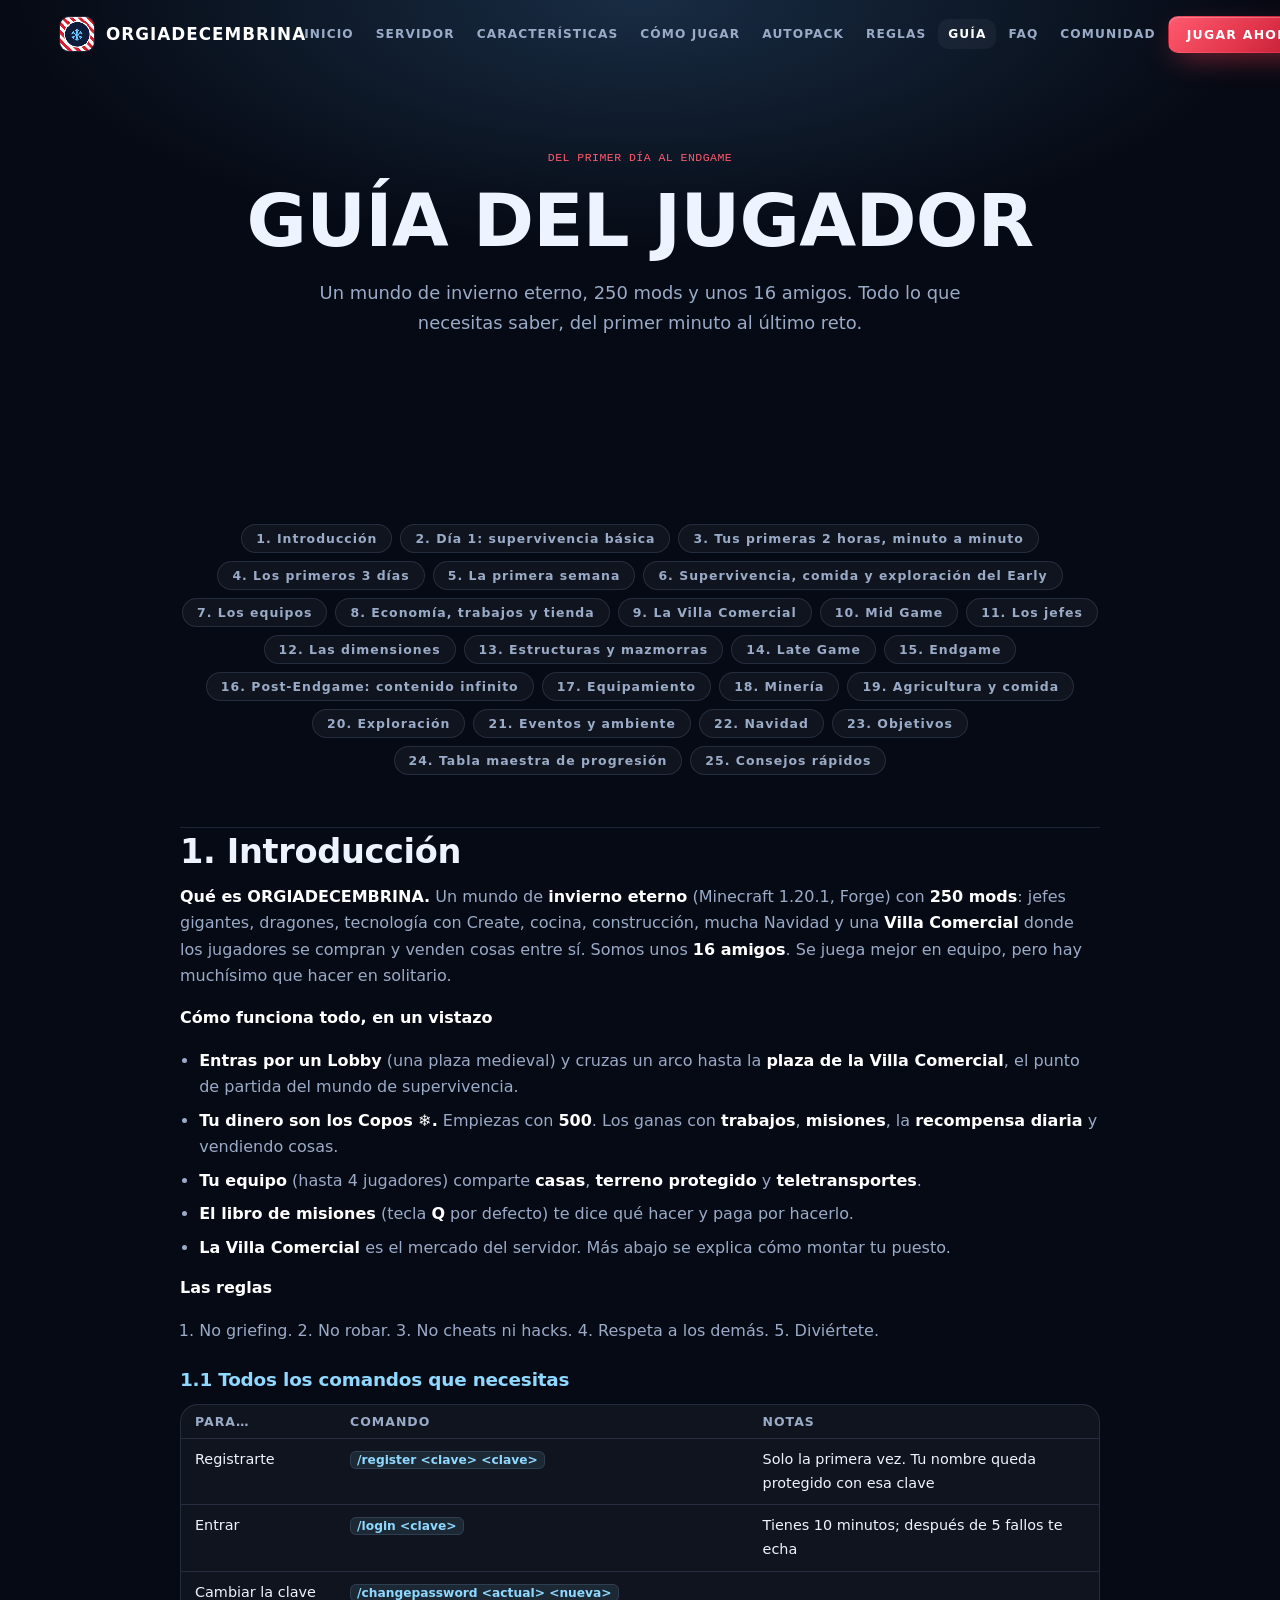
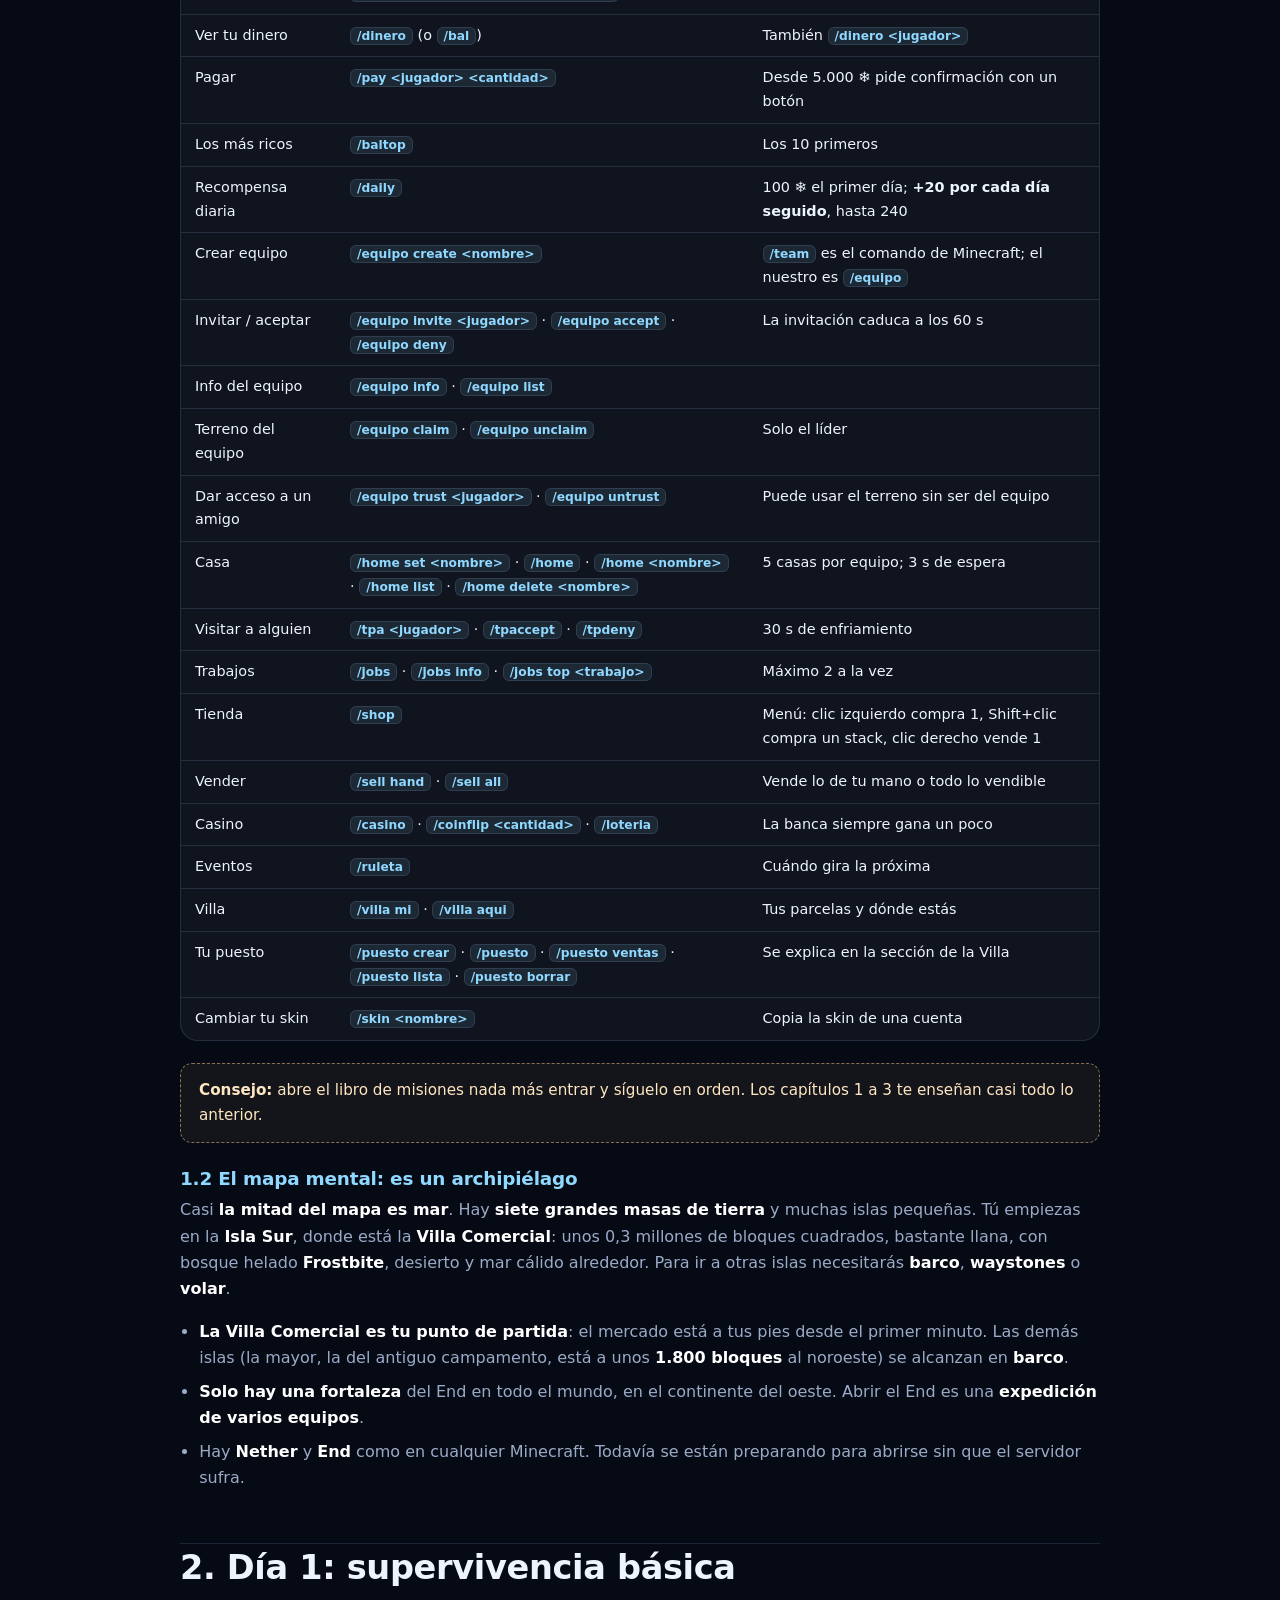
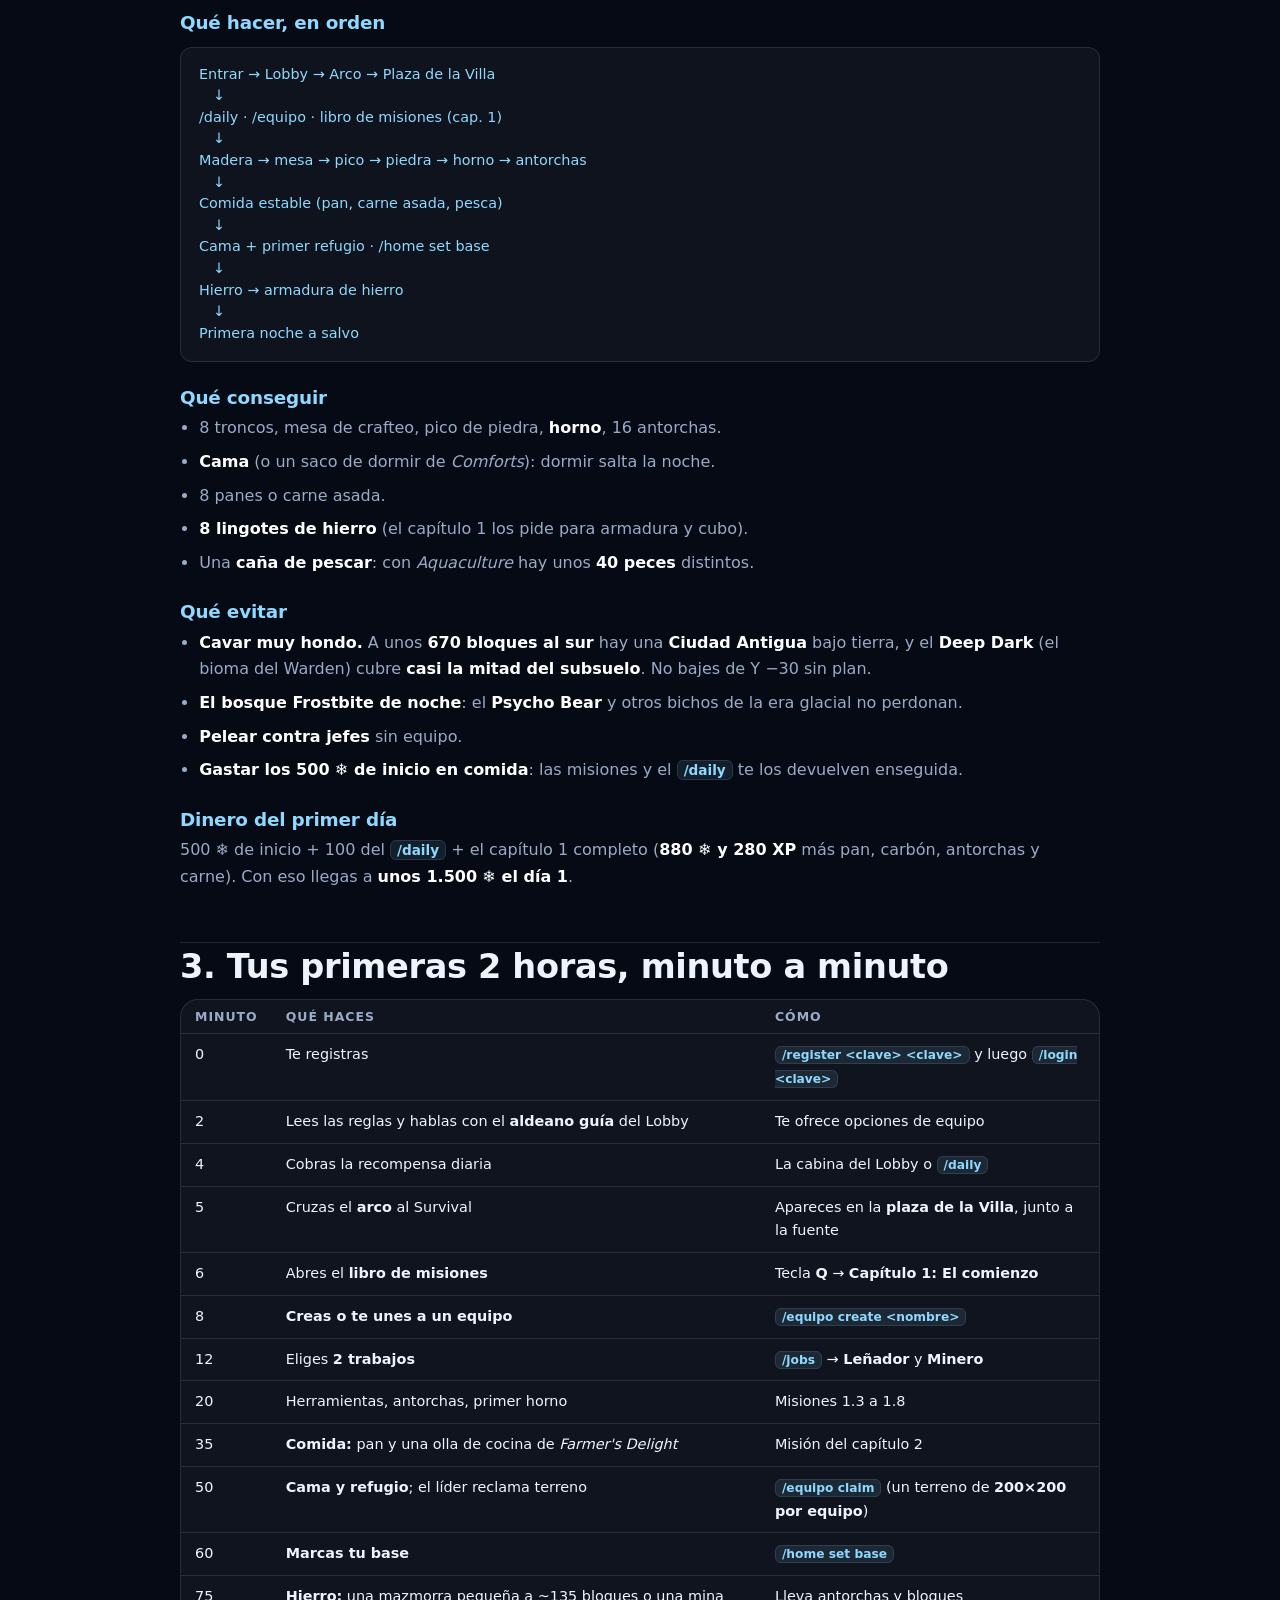
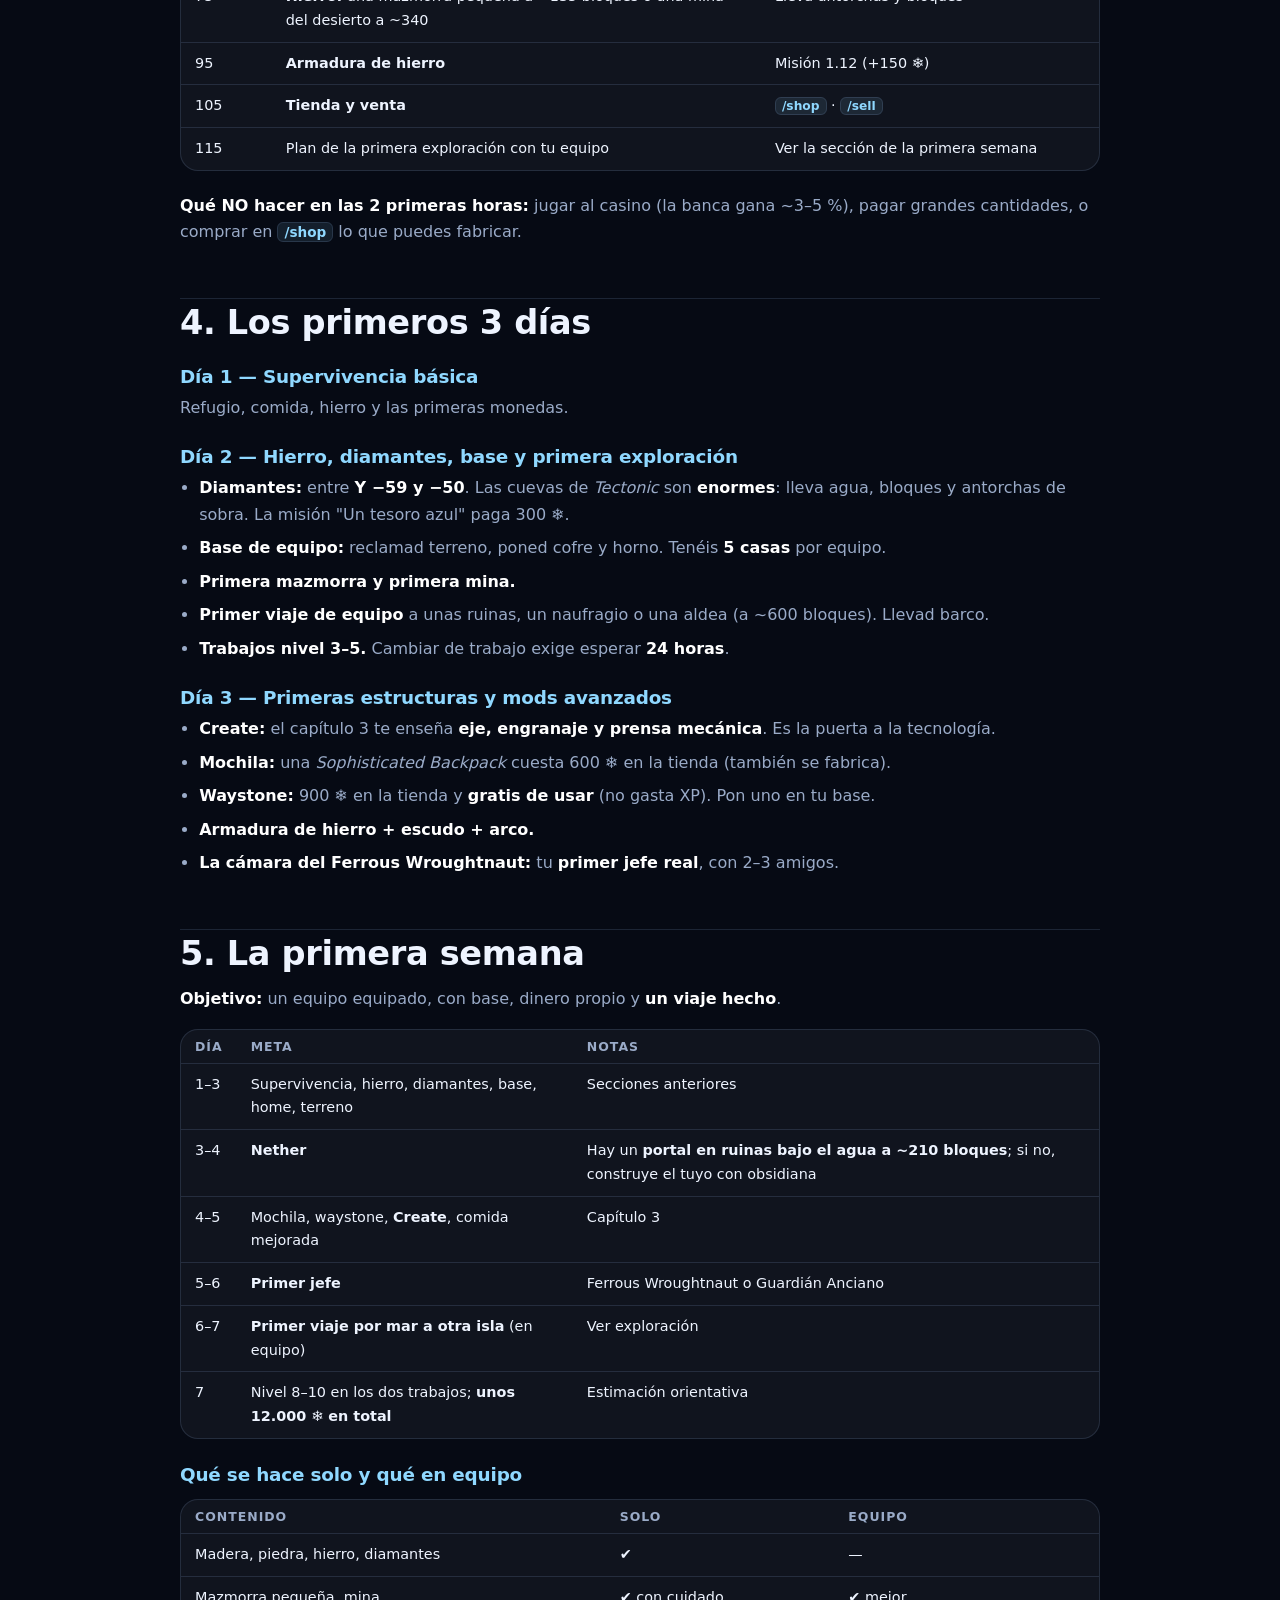
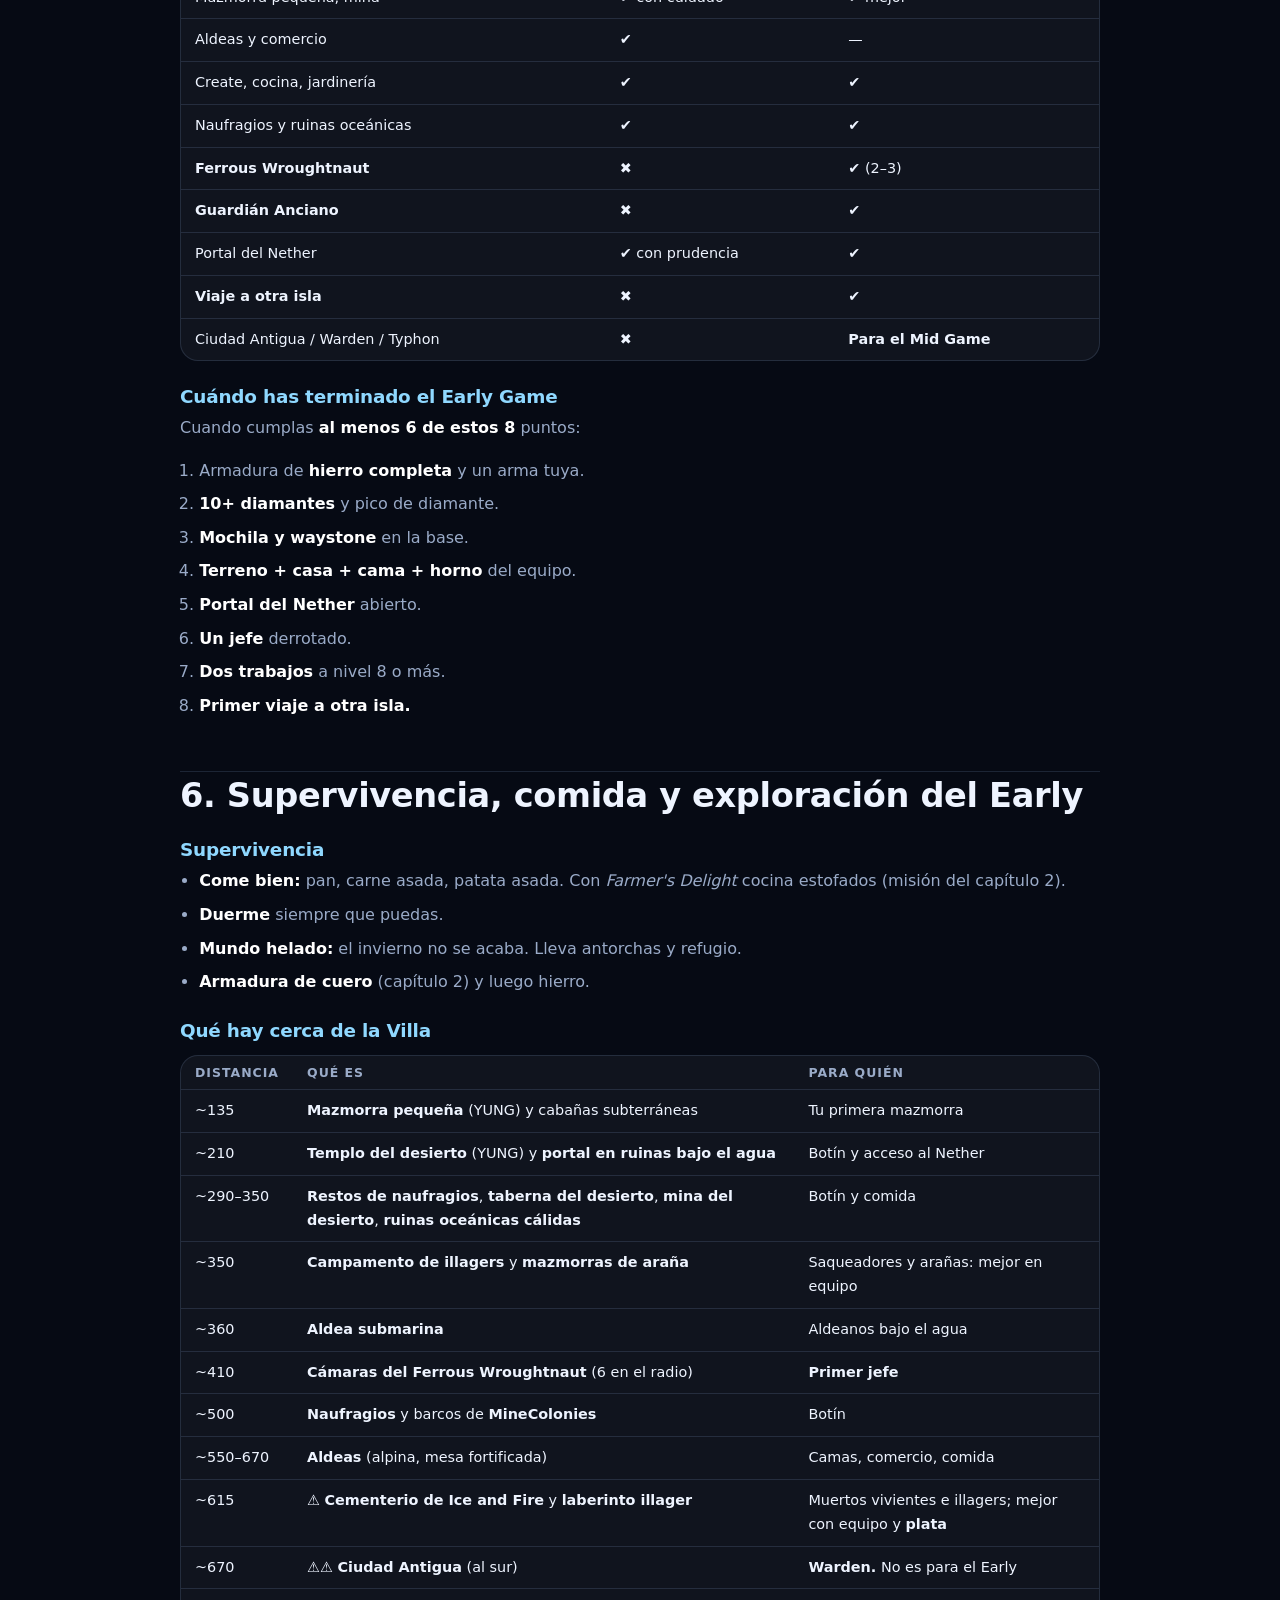
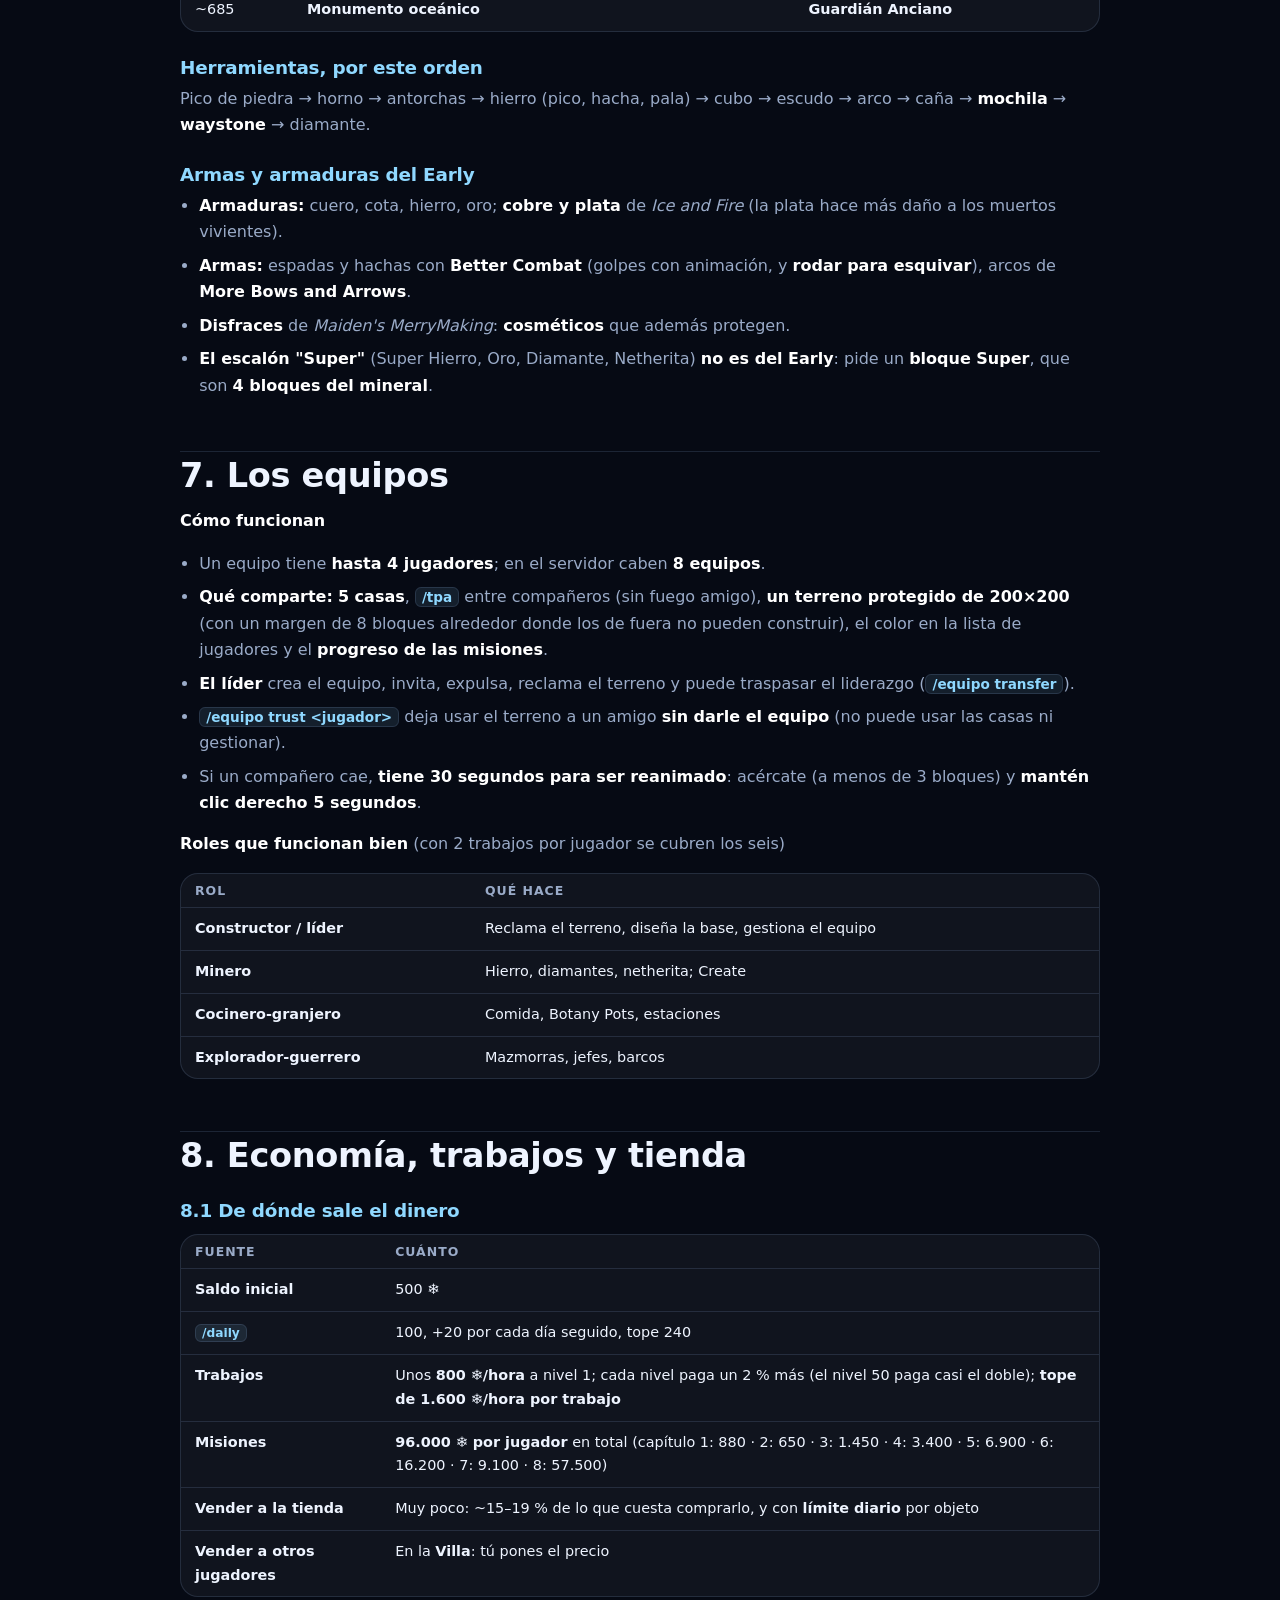
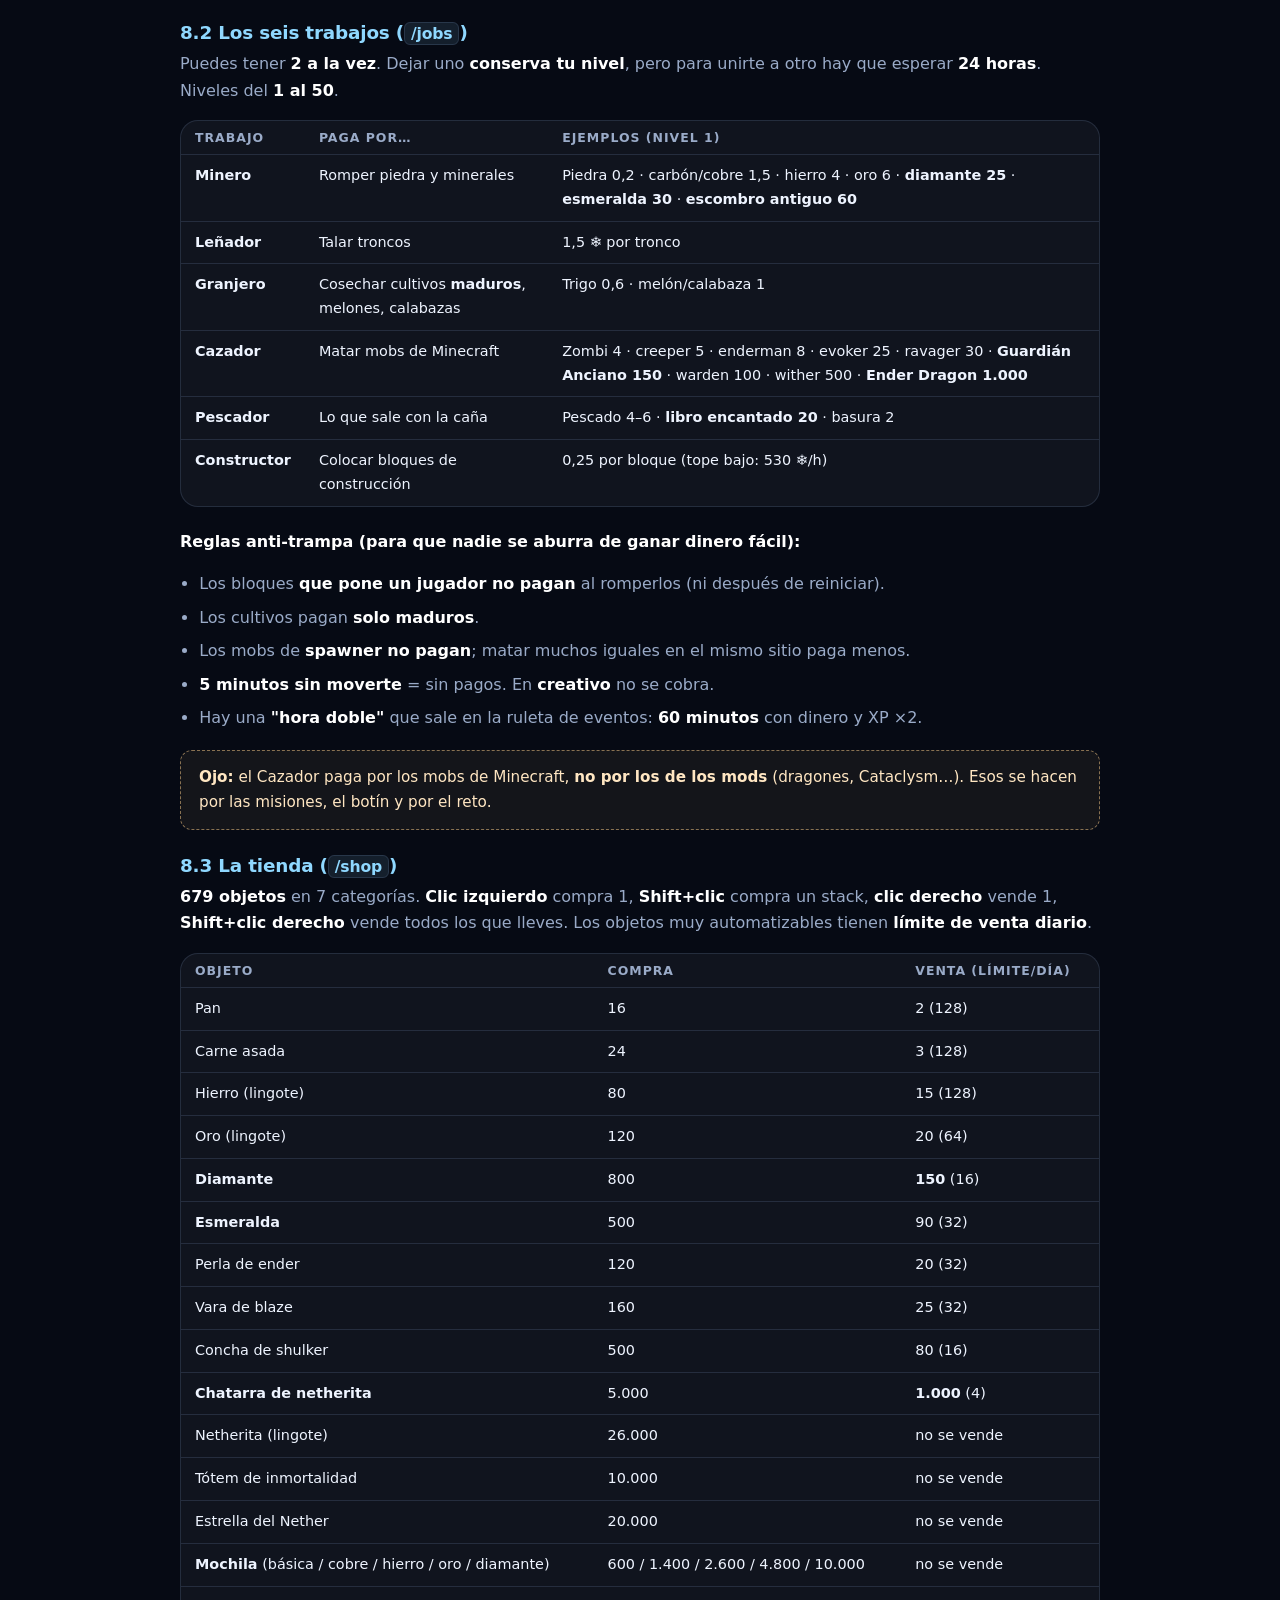
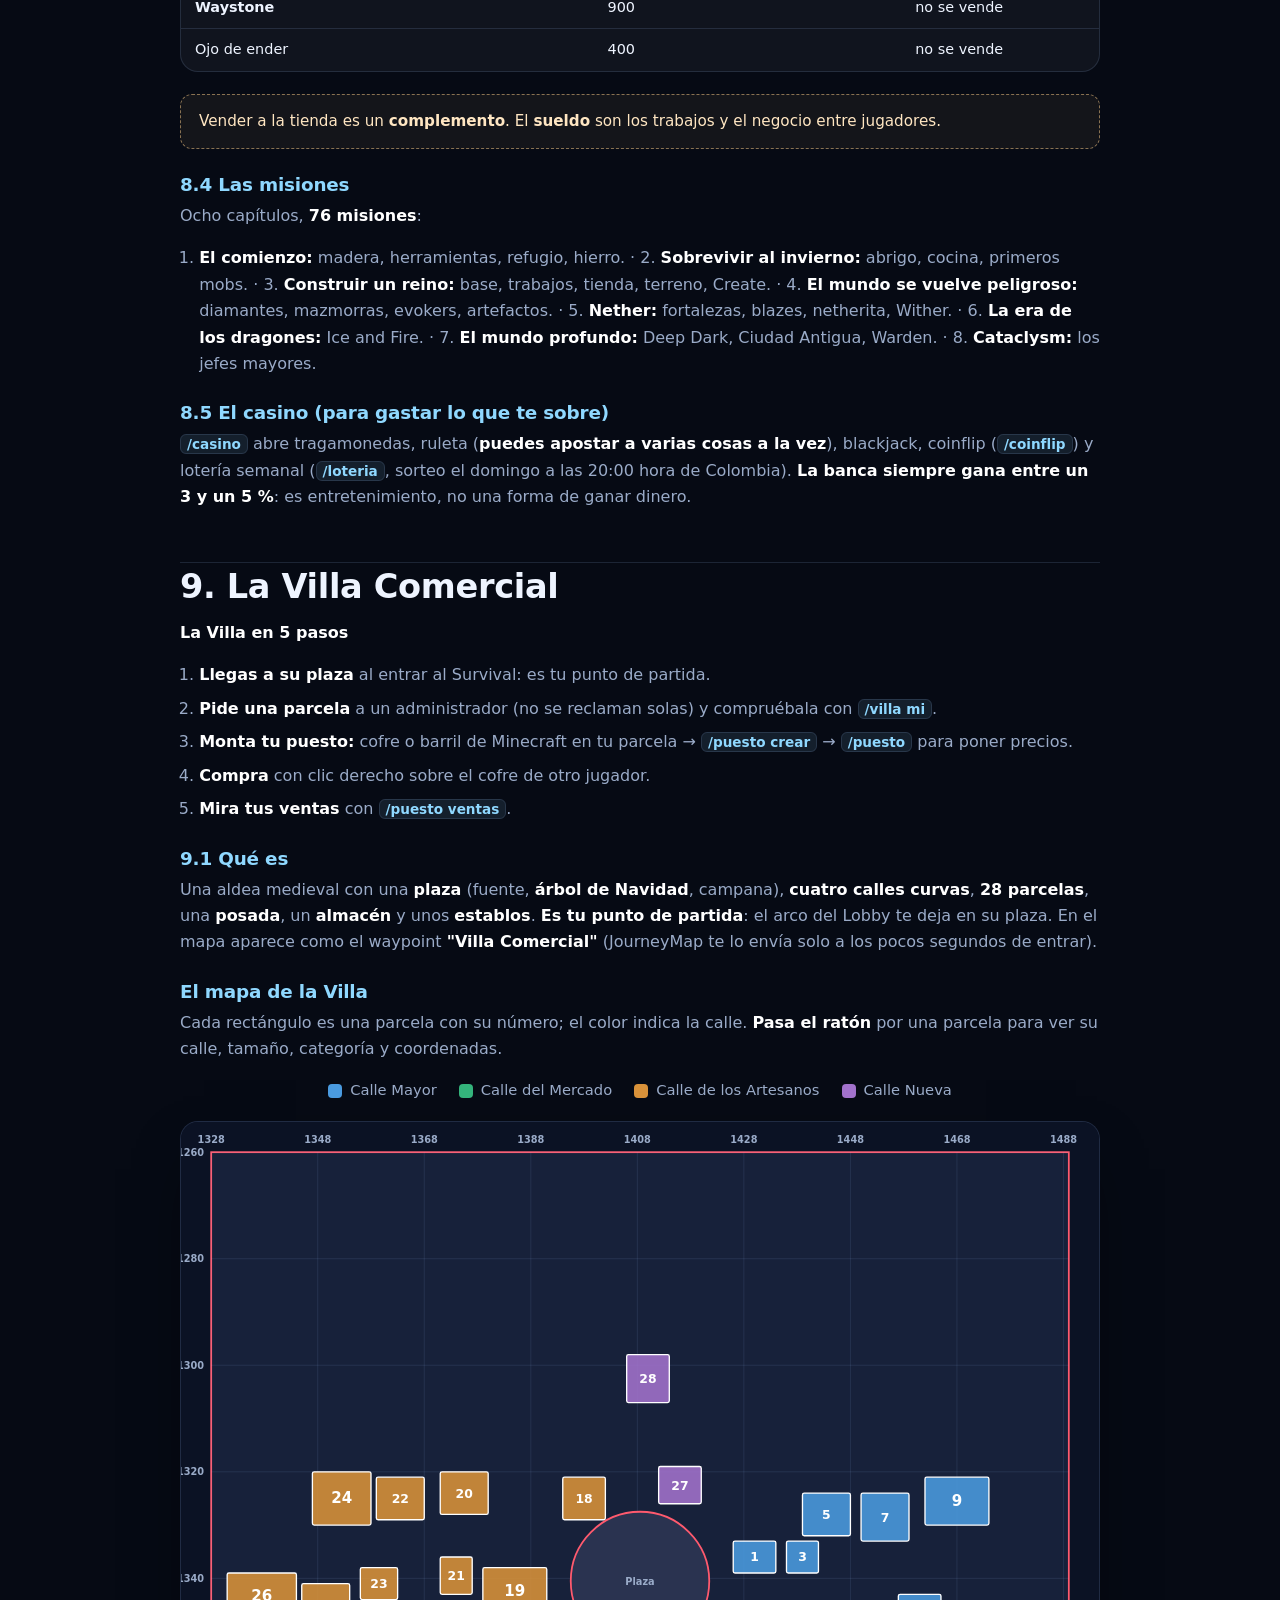
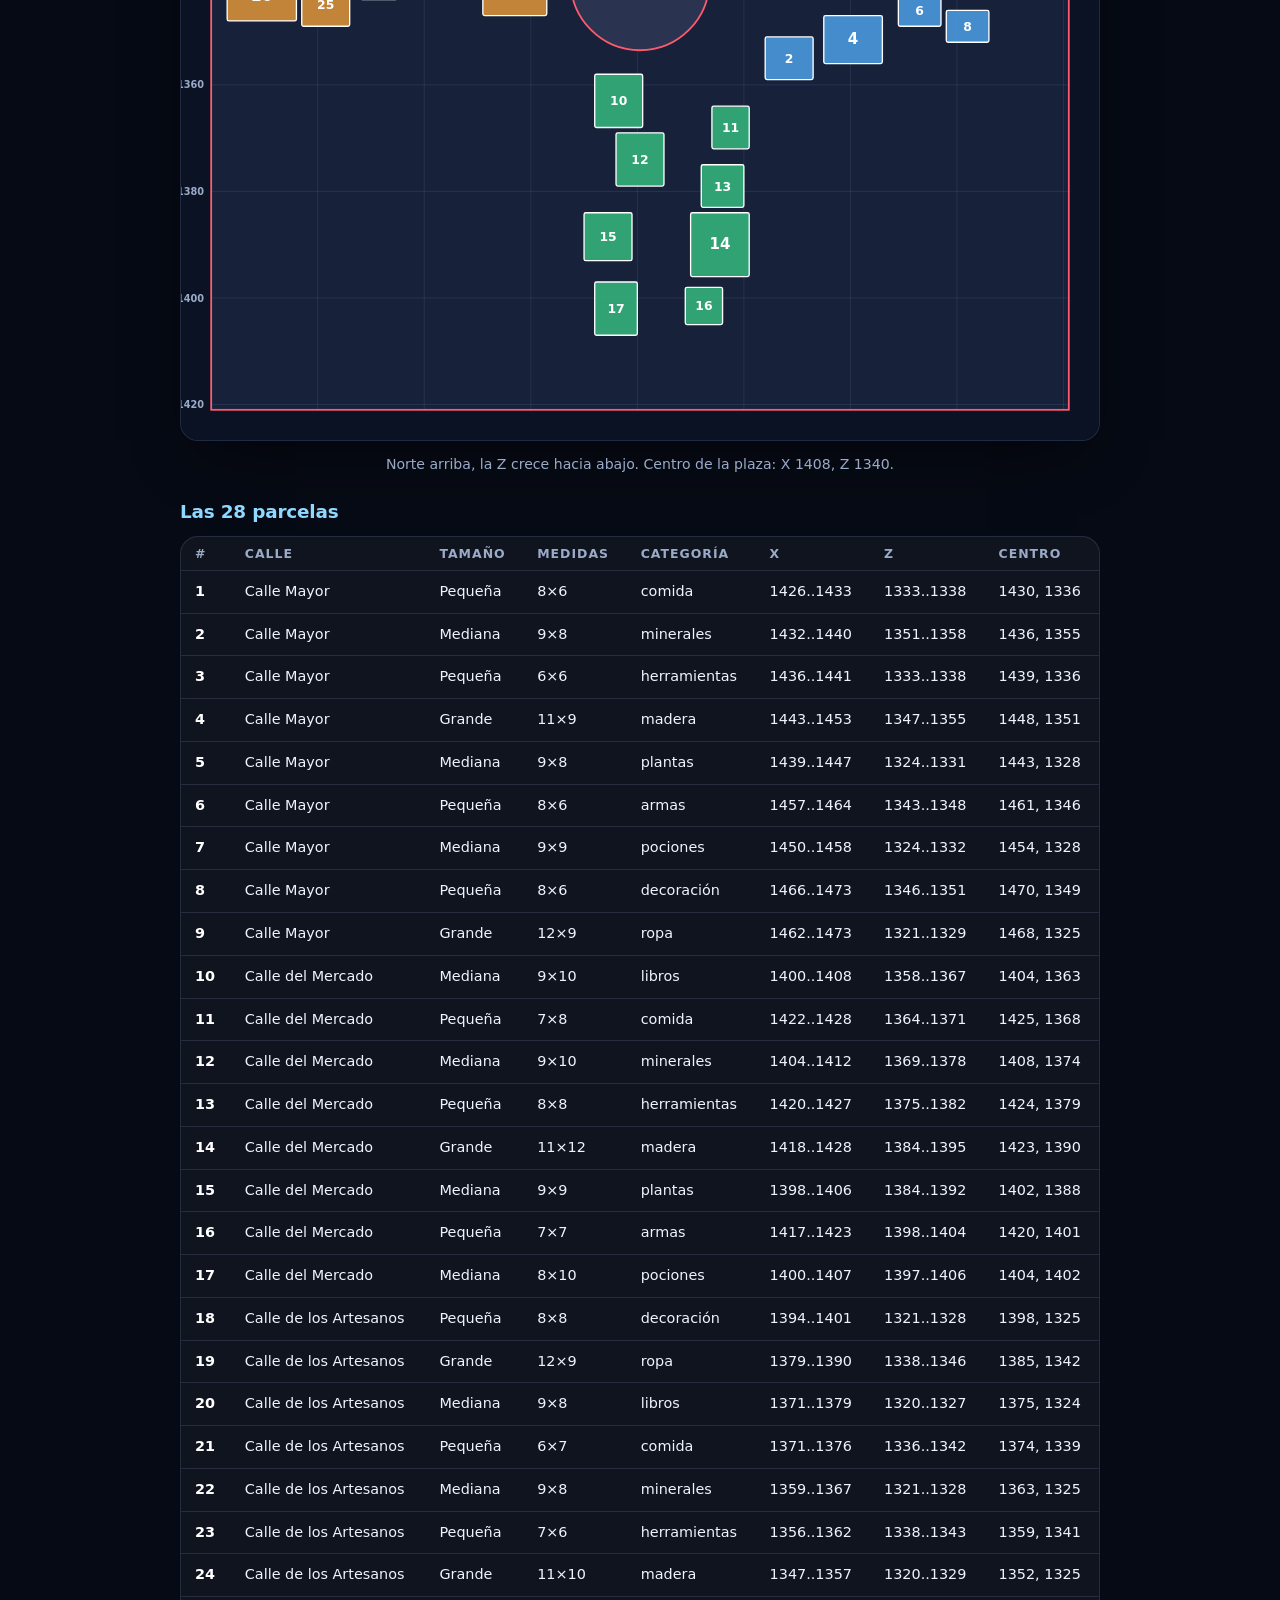
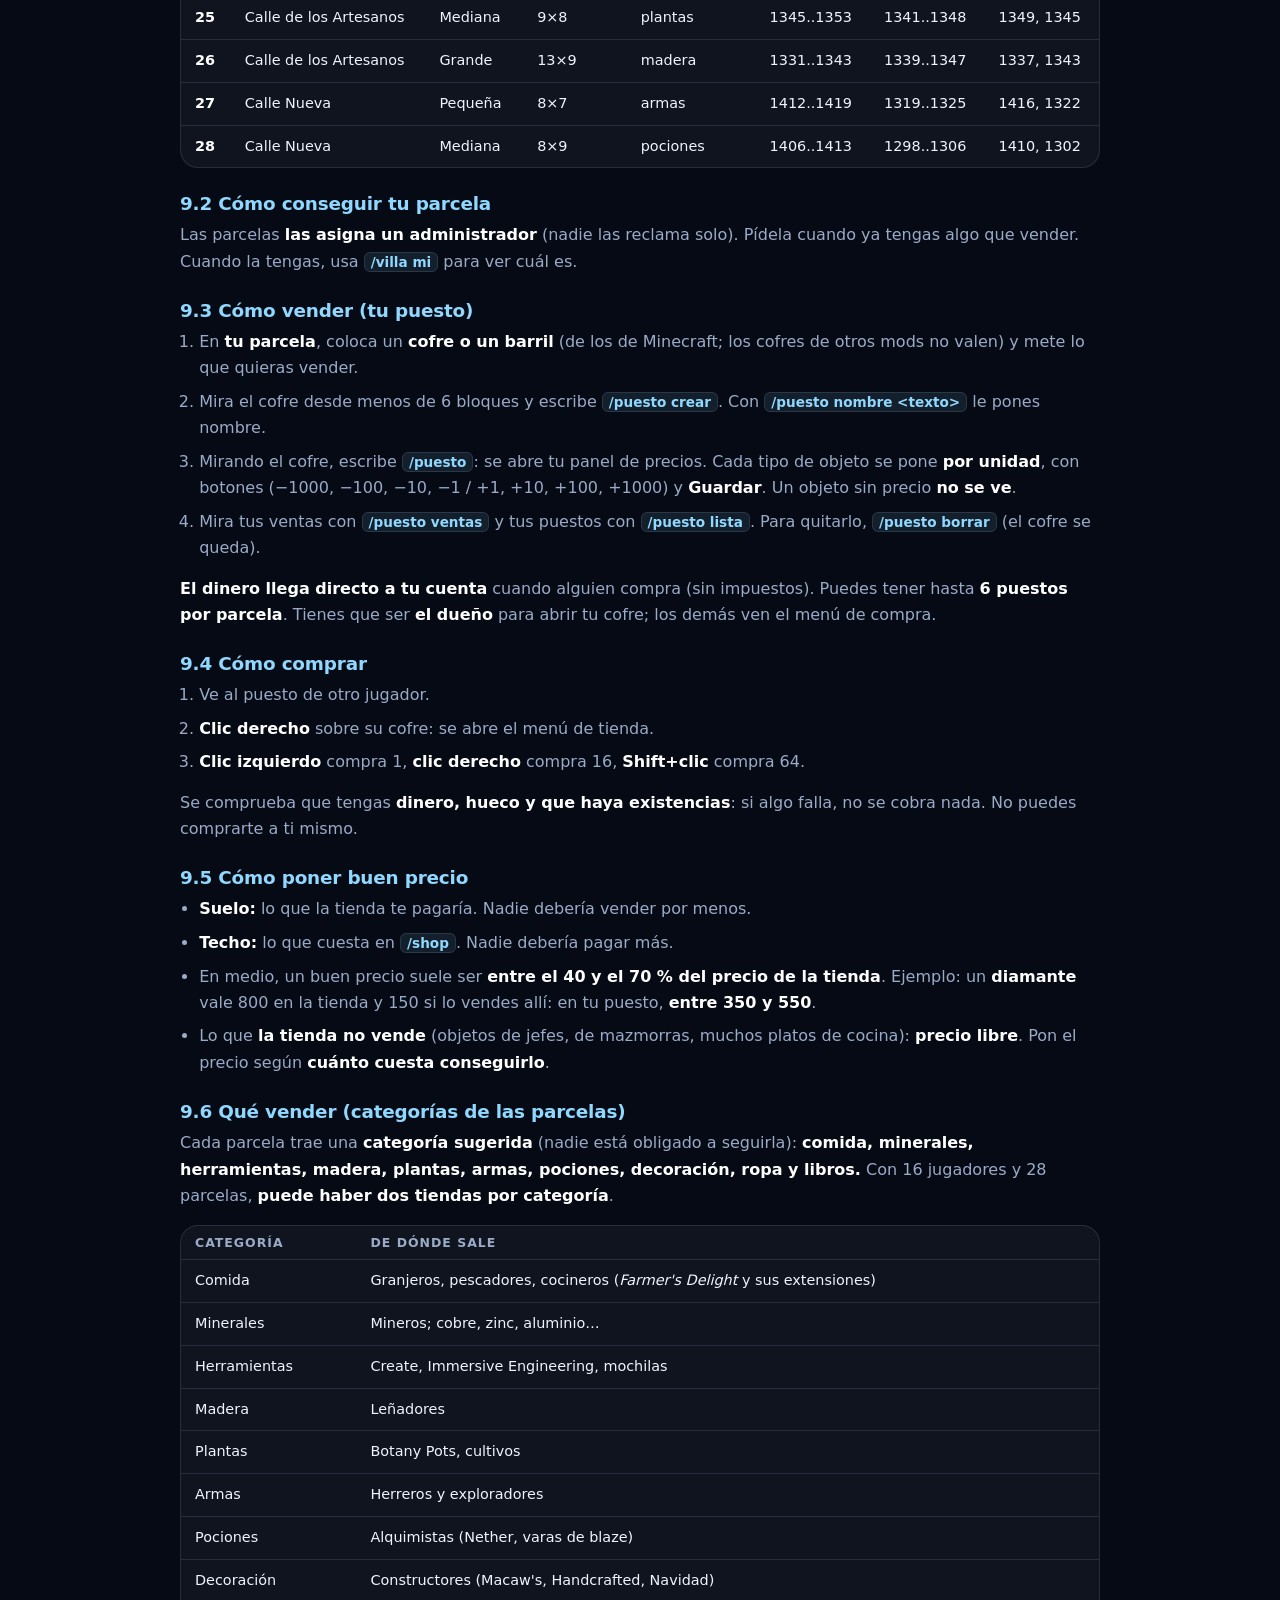
<file: site/guia.html>
<!doctype html>
<html lang="es" class="no-js">
<head>
<meta charset="utf-8">
<meta name="viewport" content="width=device-width, initial-scale=1, viewport-fit=cover">
<title>Guía del jugador | ORGIADECEMBRINA</title>
<meta name="description" content="Guía completa para jugar en ORGIADECEMBRINA: del primer día al endgame.">
<meta name="theme-color" content="#060a14">
<meta http-equiv="Content-Security-Policy" content="default-src 'self'; script-src 'self'; style-src 'self' https://fonts.googleapis.com; font-src https://fonts.gstatic.com; img-src 'self' data:; connect-src 'self'; base-uri 'none'; form-action 'none'; object-src 'none'">
<link rel="icon" href="assets/favicon.svg" type="image/svg+xml">
<link rel="icon" href="assets/server-icon.png" type="image/png" sizes="64x64">
<link rel="apple-touch-icon" href="assets/server-icon.png">
<meta property="og:type" content="website">
<meta property="og:url" content="https://server-sand-rho.vercel.app/guia">
<meta property="og:image:width" content="1200">
<meta property="og:image:height" content="630">
<link rel="canonical" href="https://server-sand-rho.vercel.app/guia">
<meta property="og:title" content="Guía del jugador | ORGIADECEMBRINA">
<meta property="og:description" content="Guía completa para jugar en ORGIADECEMBRINA: del primer día al endgame.">
<meta property="og:image" content="https://server-sand-rho.vercel.app/assets/og.png">
<meta name="twitter:card" content="summary_large_image">
<link rel="preconnect" href="https://fonts.googleapis.com">
<link rel="preconnect" href="https://fonts.gstatic.com" crossorigin>
<link rel="stylesheet" href="https://fonts.googleapis.com/css2?family=Outfit:wght@500;700;800;900&family=Silkscreen&display=swap">
<link rel="stylesheet" href="css/style.css">
<script src="js/main.js" defer></script>
<script src="js/villa.js" defer></script>
</head>
<body>
<a class="skip" href="#contenido">Saltar al contenido</a>

<header class="nav">
  <div class="wrap">
    <a class="brand" href="index.html#inicio" aria-label="ORGIADECEMBRINA, inicio"><img src="assets/server-icon.png" alt="" width="34" height="34"><span data-bind="server.name">ORGIADECEMBRINA</span></a>
    <button class="burger" aria-expanded="false" aria-controls="menu" aria-label="Abrir menú"><span></span></button>
    <ul class="menu" id="menu">
      <li><a href="index.html#inicio">INICIO</a></li>
      <li><a href="index.html#servidor">SERVIDOR</a></li>
      <li><a href="index.html#caracteristicas">CARACTERÍSTICAS</a></li>
      <li><a href="index.html#como-jugar">CÓMO JUGAR</a></li>
      <li><a href="autopack.html">AUTOPACK</a></li>
      <li><a href="reglas.html">REGLAS</a></li>
      <li><a href="guia.html" aria-current="page">GUÍA</a></li>
      <li><a href="index.html#faq">FAQ</a></li>
      <li><a href="index.html#comunidad">COMUNIDAD</a></li>
      <li class="play"><a class="btn btn-primary btn-sm" href="autopack.html#descargar">JUGAR AHORA</a></li>
    </ul>
  </div>
</header>

<main id="contenido">

<section class="page-hero">
  <div class="wrap">
    <span class="kicker pixel">Del primer día al endgame</span>
    <h1 class="title" data-size="lg">GUÍA DEL JUGADOR</h1>
    <p class="lead mx">Un mundo de invierno eterno, 250 mods y unos 16 amigos. Todo lo que necesitas saber, del primer minuto al último reto.</p>
  </div>
</section>
<section>
  <div class="wrap g-wrap">
    <nav class="g-toc" aria-label="Índice de la guía"><a href="#1-introduccion">1. Introducción</a><a href="#2-dia-1-supervivencia-basica">2. Día 1: supervivencia básica</a><a href="#3-tus-primeras-2-horas-minuto-a-minuto">3. Tus primeras 2 horas, minuto a minuto</a><a href="#4-los-primeros-3-dias">4. Los primeros 3 días</a><a href="#5-la-primera-semana">5. La primera semana</a><a href="#6-supervivencia-comida-y-exploracion-del-early">6. Supervivencia, comida y exploración del Early</a><a href="#7-los-equipos">7. Los equipos</a><a href="#8-economia-trabajos-y-tienda">8. Economía, trabajos y tienda</a><a href="#9-la-villa-comercial">9. La Villa Comercial</a><a href="#10-mid-game-semanas-2-4">10. Mid Game</a><a href="#11-los-jefes">11. Los jefes</a><a href="#12-las-dimensiones">12. Las dimensiones</a><a href="#13-estructuras-y-mazmorras">13. Estructuras y mazmorras</a><a href="#14-late-game-semanas-4-8">14. Late Game</a><a href="#15-endgame">15. Endgame</a><a href="#16-post-endgame-contenido-infinito">16. Post-Endgame: contenido infinito</a><a href="#17-equipamiento">17. Equipamiento</a><a href="#18-mineria">18. Minería</a><a href="#19-agricultura-y-comida">19. Agricultura y comida</a><a href="#20-exploracion">20. Exploración</a><a href="#21-eventos-y-ambiente">21. Eventos y ambiente</a><a href="#22-navidad">22. Navidad</a><a href="#23-objetivos">23. Objetivos</a><a href="#24-tabla-maestra-de-progresion">24. Tabla maestra de progresión</a><a href="#25-consejos-rapidos">25. Consejos rápidos</a></nav>
    <h2 id="1-introduccion" class="g-h2">1. Introducción</h2>
<p><b>Qué es ORGIADECEMBRINA.</b> Un mundo de <b>invierno eterno</b> (Minecraft 1.20.1, Forge) con <b>250 mods</b>: jefes gigantes, dragones, tecnología con Create, cocina, construcción, mucha Navidad y una <b>Villa Comercial</b> donde los jugadores se compran y venden cosas entre sí. Somos unos <b>16 amigos</b>. Se juega mejor en equipo, pero hay muchísimo que hacer en solitario.</p>
<p><b>Cómo funciona todo, en un vistazo</b></p>
<ul class="vm-list"><li><b>Entras por un Lobby</b> (una plaza medieval) y cruzas un arco hasta la <b>plaza de la Villa Comercial</b>, el punto de partida del mundo de supervivencia.</li><li><b>Tu dinero son los Copos ❄.</b> Empiezas con <b>500</b>. Los ganas con <b>trabajos</b>, <b>misiones</b>, la <b>recompensa diaria</b> y vendiendo cosas.</li><li><b>Tu equipo</b> (hasta 4 jugadores) comparte <b>casas</b>, <b>terreno protegido</b> y <b>teletransportes</b>.</li><li><b>El libro de misiones</b> (tecla <b>Q</b> por defecto) te dice qué hacer y paga por hacerlo.</li><li><b>La Villa Comercial</b> es el mercado del servidor. Más abajo se explica cómo montar tu puesto.</li></ul>
<p><b>Las reglas</b></p>
<ol class="vm-list"><li>No griefing. 2. No robar. 3. No cheats ni hacks. 4. Respeta a los demás. 5. Diviértete.</li></ol>
<h3 class="g-h3">1.1 Todos los comandos que necesitas</h3>
<div class="vm-table g-table"><table><thead><tr><th>Para…</th><th>Comando</th><th>Notas</th></tr></thead><tbody><tr><td>Registrarte</td><td><code>/register &lt;clave&gt; &lt;clave&gt;</code></td><td>Solo la primera vez. Tu nombre queda protegido con esa clave</td></tr><tr><td>Entrar</td><td><code>/login &lt;clave&gt;</code></td><td>Tienes 10 minutos; después de 5 fallos te echa</td></tr><tr><td>Cambiar la clave</td><td><code>/changepassword &lt;actual&gt; &lt;nueva&gt;</code></td><td></td></tr><tr><td>Ver tu dinero</td><td><code>/dinero</code> (o <code>/bal</code>)</td><td>También <code>/dinero &lt;jugador&gt;</code></td></tr><tr><td>Pagar</td><td><code>/pay &lt;jugador&gt; &lt;cantidad&gt;</code></td><td>Desde 5.000 ❄ pide confirmación con un botón</td></tr><tr><td>Los más ricos</td><td><code>/baltop</code></td><td>Los 10 primeros</td></tr><tr><td>Recompensa diaria</td><td><code>/daily</code></td><td>100 ❄ el primer día; <b>+20 por cada día seguido</b>, hasta 240</td></tr><tr><td>Crear equipo</td><td><code>/equipo create &lt;nombre&gt;</code></td><td><code>/team</code> es el comando de Minecraft; el nuestro es <code>/equipo</code></td></tr><tr><td>Invitar / aceptar</td><td><code>/equipo invite &lt;jugador&gt;</code> · <code>/equipo accept</code> · <code>/equipo deny</code></td><td>La invitación caduca a los 60 s</td></tr><tr><td>Info del equipo</td><td><code>/equipo info</code> · <code>/equipo list</code></td><td></td></tr><tr><td>Terreno del equipo</td><td><code>/equipo claim</code> · <code>/equipo unclaim</code></td><td>Solo el líder</td></tr><tr><td>Dar acceso a un amigo</td><td><code>/equipo trust &lt;jugador&gt;</code> · <code>/equipo untrust</code></td><td>Puede usar el terreno sin ser del equipo</td></tr><tr><td>Casa</td><td><code>/home set &lt;nombre&gt;</code> · <code>/home</code> · <code>/home &lt;nombre&gt;</code> · <code>/home list</code> · <code>/home delete &lt;nombre&gt;</code></td><td>5 casas por equipo; 3 s de espera</td></tr><tr><td>Visitar a alguien</td><td><code>/tpa &lt;jugador&gt;</code> · <code>/tpaccept</code> · <code>/tpdeny</code></td><td>30 s de enfriamiento</td></tr><tr><td>Trabajos</td><td><code>/jobs</code> · <code>/jobs info</code> · <code>/jobs top &lt;trabajo&gt;</code></td><td>Máximo 2 a la vez</td></tr><tr><td>Tienda</td><td><code>/shop</code></td><td>Menú: clic izquierdo compra 1, Shift+clic compra un stack, clic derecho vende 1</td></tr><tr><td>Vender</td><td><code>/sell hand</code> · <code>/sell all</code></td><td>Vende lo de tu mano o todo lo vendible</td></tr><tr><td>Casino</td><td><code>/casino</code> · <code>/coinflip &lt;cantidad&gt;</code> · <code>/loteria</code></td><td>La banca siempre gana un poco</td></tr><tr><td>Eventos</td><td><code>/ruleta</code></td><td>Cuándo gira la próxima</td></tr><tr><td>Villa</td><td><code>/villa mi</code> · <code>/villa aqui</code></td><td>Tus parcelas y dónde estás</td></tr><tr><td>Tu puesto</td><td><code>/puesto crear</code> · <code>/puesto</code> · <code>/puesto ventas</code> · <code>/puesto lista</code> · <code>/puesto borrar</code></td><td>Se explica en la sección de la Villa</td></tr><tr><td>Cambiar tu skin</td><td><code>/skin &lt;nombre&gt;</code></td><td>Copia la skin de una cuenta</td></tr></tbody></table></div>
<div class="g-note"><b>Consejo:</b> abre el libro de misiones nada más entrar y síguelo en orden. Los capítulos 1 a 3 te enseñan casi todo lo anterior.</div>
<h3 class="g-h3">1.2 El mapa mental: es un archipiélago</h3>
<p>Casi <b>la mitad del mapa es mar</b>. Hay <b>siete grandes masas de tierra</b> y muchas islas pequeñas. Tú empiezas en la <b>Isla Sur</b>, donde está la <b>Villa Comercial</b>: unos 0,3 millones de bloques cuadrados, bastante llana, con bosque helado <b>Frostbite</b>, desierto y mar cálido alrededor. Para ir a otras islas necesitarás <b>barco</b>, <b>waystones</b> o <b>volar</b>.</p>
<ul class="vm-list"><li><b>La Villa Comercial es tu punto de partida</b>: el mercado está a tus pies desde el primer minuto. Las demás islas (la mayor, la del antiguo campamento, está a unos <b>1.800 bloques</b> al noroeste) se alcanzan en <b>barco</b>.</li><li><b>Solo hay una fortaleza</b> del End en todo el mundo, en el continente del oeste. Abrir el End es una <b>expedición de varios equipos</b>.</li><li>Hay <b>Nether</b> y <b>End</b> como en cualquier Minecraft. Todavía se están preparando para abrirse sin que el servidor sufra.</li></ul>
<h2 id="2-dia-1-supervivencia-basica" class="g-h2">2. Día 1: supervivencia básica</h2>
<h3 class="g-h3">Qué hacer, en orden</h3>
<pre class="g-pre">Entrar → Lobby → Arco → Plaza de la Villa
   ↓
/daily · /equipo · libro de misiones (cap. 1)
   ↓
Madera → mesa → pico → piedra → horno → antorchas
   ↓
Comida estable (pan, carne asada, pesca)
   ↓
Cama + primer refugio · /home set base
   ↓
Hierro → armadura de hierro
   ↓
Primera noche a salvo</pre>
<h3 class="g-h3">Qué conseguir</h3>
<ul class="vm-list"><li>8 troncos, mesa de crafteo, pico de piedra, <b>horno</b>, 16 antorchas.</li><li><b>Cama</b> (o un saco de dormir de <i>Comforts</i>): dormir salta la noche.</li><li>8 panes o carne asada.</li><li><b>8 lingotes de hierro</b> (el capítulo 1 los pide para armadura y cubo).</li><li>Una <b>caña de pescar</b>: con <i>Aquaculture</i> hay unos <b>40 peces</b> distintos.</li></ul>
<h3 class="g-h3">Qué evitar</h3>
<ul class="vm-list"><li><b>Cavar muy hondo.</b> A unos <b>670 bloques al sur</b> hay una <b>Ciudad Antigua</b> bajo tierra, y el <b>Deep Dark</b> (el bioma del Warden) cubre <b>casi la mitad del subsuelo</b>. No bajes de Y −30 sin plan.</li><li><b>El bosque Frostbite de noche</b>: el <b>Psycho Bear</b> y otros bichos de la era glacial no perdonan.</li><li><b>Pelear contra jefes</b> sin equipo.</li><li><b>Gastar los 500 ❄ de inicio en comida</b>: las misiones y el <code>/daily</code> te los devuelven enseguida.</li></ul>
<h3 class="g-h3">Dinero del primer día</h3>
<p>500 ❄ de inicio + 100 del <code>/daily</code> + el capítulo 1 completo (<b>880 ❄ y 280 XP</b> más pan, carbón, antorchas y carne). Con eso llegas a <b>unos 1.500 ❄ el día 1</b>.</p>
<h2 id="3-tus-primeras-2-horas-minuto-a-minuto" class="g-h2">3. Tus primeras 2 horas, minuto a minuto</h2>
<div class="vm-table g-table"><table><thead><tr><th>Minuto</th><th>Qué haces</th><th>Cómo</th></tr></thead><tbody><tr><td>0</td><td>Te registras</td><td><code>/register &lt;clave&gt; &lt;clave&gt;</code> y luego <code>/login &lt;clave&gt;</code></td></tr><tr><td>2</td><td>Lees las reglas y hablas con el <b>aldeano guía</b> del Lobby</td><td>Te ofrece opciones de equipo</td></tr><tr><td>4</td><td>Cobras la recompensa diaria</td><td>La cabina del Lobby o <code>/daily</code></td></tr><tr><td>5</td><td>Cruzas el <b>arco</b> al Survival</td><td>Apareces en la <b>plaza de la Villa</b>, junto a la fuente</td></tr><tr><td>6</td><td>Abres el <b>libro de misiones</b></td><td>Tecla <b>Q</b> → <b>Capítulo 1: El comienzo</b></td></tr><tr><td>8</td><td><b>Creas o te unes a un equipo</b></td><td><code>/equipo create &lt;nombre&gt;</code></td></tr><tr><td>12</td><td>Eliges <b>2 trabajos</b></td><td><code>/jobs</code> → <b>Leñador</b> y <b>Minero</b></td></tr><tr><td>20</td><td>Herramientas, antorchas, primer horno</td><td>Misiones 1.3 a 1.8</td></tr><tr><td>35</td><td><b>Comida:</b> pan y una olla de cocina de <i>Farmer's Delight</i></td><td>Misión del capítulo 2</td></tr><tr><td>50</td><td><b>Cama y refugio</b>; el líder reclama terreno</td><td><code>/equipo claim</code> (un terreno de <b>200×200 por equipo</b>)</td></tr><tr><td>60</td><td><b>Marcas tu base</b></td><td><code>/home set base</code></td></tr><tr><td>75</td><td><b>Hierro:</b> una mazmorra pequeña a ~135 bloques o una mina del desierto a ~340</td><td>Lleva antorchas y bloques</td></tr><tr><td>95</td><td><b>Armadura de hierro</b></td><td>Misión 1.12 (+150 ❄)</td></tr><tr><td>105</td><td><b>Tienda y venta</b></td><td><code>/shop</code> · <code>/sell</code></td></tr><tr><td>115</td><td>Plan de la primera exploración con tu equipo</td><td>Ver la sección de la primera semana</td></tr></tbody></table></div>
<p><b>Qué NO hacer en las 2 primeras horas:</b> jugar al casino (la banca gana ~3–5 %), pagar grandes cantidades, o comprar en <code>/shop</code> lo que puedes fabricar.</p>
<h2 id="4-los-primeros-3-dias" class="g-h2">4. Los primeros 3 días</h2>
<h3 class="g-h3">Día 1 — Supervivencia básica</h3>
<p>Refugio, comida, hierro y las primeras monedas.</p>
<h3 class="g-h3">Día 2 — Hierro, diamantes, base y primera exploración</h3>
<ul class="vm-list"><li><b>Diamantes:</b> entre <b>Y −59 y −50</b>. Las cuevas de <i>Tectonic</i> son <b>enormes</b>: lleva agua, bloques y antorchas de sobra. La misión "Un tesoro azul" paga 300 ❄.</li><li><b>Base de equipo:</b> reclamad terreno, poned cofre y horno. Tenéis <b>5 casas</b> por equipo.</li><li><b>Primera mazmorra y primera mina.</b></li><li><b>Primer viaje de equipo</b> a unas ruinas, un naufragio o una aldea (a ~600 bloques). Llevad barco.</li><li><b>Trabajos nivel 3–5.</b> Cambiar de trabajo exige esperar <b>24 horas</b>.</li></ul>
<h3 class="g-h3">Día 3 — Primeras estructuras y mods avanzados</h3>
<ul class="vm-list"><li><b>Create:</b> el capítulo 3 te enseña <b>eje, engranaje y prensa mecánica</b>. Es la puerta a la tecnología.</li><li><b>Mochila:</b> una <i>Sophisticated Backpack</i> cuesta 600 ❄ en la tienda (también se fabrica).</li><li><b>Waystone:</b> 900 ❄ en la tienda y <b>gratis de usar</b> (no gasta XP). Pon uno en tu base.</li><li><b>Armadura de hierro + escudo + arco.</b></li><li><b>La cámara del Ferrous Wroughtnaut:</b> tu <b>primer jefe real</b>, con 2–3 amigos.</li></ul>
<h2 id="5-la-primera-semana" class="g-h2">5. La primera semana</h2>
<p><b>Objetivo:</b> un equipo equipado, con base, dinero propio y <b>un viaje hecho</b>.</p>
<div class="vm-table g-table"><table><thead><tr><th>Día</th><th>Meta</th><th>Notas</th></tr></thead><tbody><tr><td>1–3</td><td>Supervivencia, hierro, diamantes, base, home, terreno</td><td>Secciones anteriores</td></tr><tr><td>3–4</td><td><b>Nether</b></td><td>Hay un <b>portal en ruinas bajo el agua a ~210 bloques</b>; si no, construye el tuyo con obsidiana</td></tr><tr><td>4–5</td><td>Mochila, waystone, <b>Create</b>, comida mejorada</td><td>Capítulo 3</td></tr><tr><td>5–6</td><td><b>Primer jefe</b></td><td>Ferrous Wroughtnaut o Guardián Anciano</td></tr><tr><td>6–7</td><td><b>Primer viaje por mar a otra isla</b> (en equipo)</td><td>Ver exploración</td></tr><tr><td>7</td><td>Nivel 8–10 en los dos trabajos; <b>unos 12.000 ❄ en total</b></td><td>Estimación orientativa</td></tr></tbody></table></div>
<h3 class="g-h3">Qué se hace solo y qué en equipo</h3>
<div class="vm-table g-table"><table><thead><tr><th>Contenido</th><th>Solo</th><th>Equipo</th></tr></thead><tbody><tr><td>Madera, piedra, hierro, diamantes</td><td>✔</td><td>—</td></tr><tr><td>Mazmorra pequeña, mina</td><td>✔ con cuidado</td><td>✔ mejor</td></tr><tr><td>Aldeas y comercio</td><td>✔</td><td>—</td></tr><tr><td>Create, cocina, jardinería</td><td>✔</td><td>✔</td></tr><tr><td>Naufragios y ruinas oceánicas</td><td>✔</td><td>✔</td></tr><tr><td><b>Ferrous Wroughtnaut</b></td><td>✖</td><td>✔ (2–3)</td></tr><tr><td><b>Guardián Anciano</b></td><td>✖</td><td>✔</td></tr><tr><td>Portal del Nether</td><td>✔ con prudencia</td><td>✔</td></tr><tr><td><b>Viaje a otra isla</b></td><td>✖</td><td>✔</td></tr><tr><td>Ciudad Antigua / Warden / Typhon</td><td>✖</td><td><b>Para el Mid Game</b></td></tr></tbody></table></div>
<h3 class="g-h3">Cuándo has terminado el Early Game</h3>
<p>Cuando cumplas <b>al menos 6 de estos 8</b> puntos:</p>
<ol class="vm-list"><li>Armadura de <b>hierro completa</b> y un arma tuya.</li><li><b>10+ diamantes</b> y pico de diamante.</li><li><b>Mochila y waystone</b> en la base.</li><li><b>Terreno + casa + cama + horno</b> del equipo.</li><li><b>Portal del Nether</b> abierto.</li><li><b>Un jefe</b> derrotado.</li><li><b>Dos trabajos</b> a nivel 8 o más.</li><li><b>Primer viaje a otra isla.</b></li></ol>
<h2 id="6-supervivencia-comida-y-exploracion-del-early" class="g-h2">6. Supervivencia, comida y exploración del Early</h2>
<h3 class="g-h3">Supervivencia</h3>
<ul class="vm-list"><li><b>Come bien:</b> pan, carne asada, patata asada. Con <i>Farmer's Delight</i> cocina estofados (misión del capítulo 2).</li><li><b>Duerme</b> siempre que puedas.</li><li><b>Mundo helado:</b> el invierno no se acaba. Lleva antorchas y refugio.</li><li><b>Armadura de cuero</b> (capítulo 2) y luego hierro.</li></ul>
<h3 class="g-h3">Qué hay cerca de la Villa</h3>
<div class="vm-table g-table"><table><thead><tr><th>Distancia</th><th>Qué es</th><th>Para quién</th></tr></thead><tbody><tr><td>~135</td><td><b>Mazmorra pequeña</b> (YUNG) y cabañas subterráneas</td><td>Tu primera mazmorra</td></tr><tr><td>~210</td><td><b>Templo del desierto</b> (YUNG) y <b>portal en ruinas bajo el agua</b></td><td>Botín y acceso al Nether</td></tr><tr><td>~290–350</td><td><b>Restos de naufragios</b>, <b>taberna del desierto</b>, <b>mina del desierto</b>, <b>ruinas oceánicas cálidas</b></td><td>Botín y comida</td></tr><tr><td>~350</td><td><b>Campamento de illagers</b> y <b>mazmorras de araña</b></td><td>Saqueadores y arañas: mejor en equipo</td></tr><tr><td>~360</td><td><b>Aldea submarina</b></td><td>Aldeanos bajo el agua</td></tr><tr><td>~410</td><td><b>Cámaras del Ferrous Wroughtnaut</b> (6 en el radio)</td><td><b>Primer jefe</b></td></tr><tr><td>~500</td><td><b>Naufragios</b> y barcos de <b>MineColonies</b></td><td>Botín</td></tr><tr><td>~550–670</td><td><b>Aldeas</b> (alpina, mesa fortificada)</td><td>Camas, comercio, comida</td></tr><tr><td>~615</td><td>⚠ <b>Cementerio de Ice and Fire</b> y <b>laberinto illager</b></td><td>Muertos vivientes e illagers; mejor con equipo y <b>plata</b></td></tr><tr><td>~670</td><td>⚠⚠ <b>Ciudad Antigua</b> (al sur)</td><td><b>Warden.</b> No es para el Early</td></tr><tr><td>~685</td><td><b>Monumento oceánico</b></td><td><b>Guardián Anciano</b></td></tr></tbody></table></div>
<h3 class="g-h3">Herramientas, por este orden</h3>
<p>Pico de piedra → horno → antorchas → hierro (pico, hacha, pala) → cubo → escudo → arco → caña → <b>mochila</b> → <b>waystone</b> → diamante.</p>
<h3 class="g-h3">Armas y armaduras del Early</h3>
<ul class="vm-list"><li><b>Armaduras:</b> cuero, cota, hierro, oro; <b>cobre y plata</b> de <i>Ice and Fire</i> (la plata hace más daño a los muertos vivientes).</li><li><b>Armas:</b> espadas y hachas con <b>Better Combat</b> (golpes con animación, y <b>rodar para esquivar</b>), arcos de <b>More Bows and Arrows</b>.</li><li><b>Disfraces</b> de <i>Maiden's MerryMaking</i>: <b>cosméticos</b> que además protegen.</li><li><b>El escalón "Super"</b> (Super Hierro, Oro, Diamante, Netherita) <b>no es del Early</b>: pide un <b>bloque Super</b>, que son <b>4 bloques del mineral</b>.</li></ul>
<h2 id="7-los-equipos" class="g-h2">7. Los equipos</h2>
<p><b>Cómo funcionan</b></p>
<ul class="vm-list"><li>Un equipo tiene <b>hasta 4 jugadores</b>; en el servidor caben <b>8 equipos</b>.</li><li><b>Qué comparte:</b> <b>5 casas</b>, <code>/tpa</code> entre compañeros (sin fuego amigo), <b>un terreno protegido de 200×200</b> (con un margen de 8 bloques alrededor donde los de fuera no pueden construir), el color en la lista de jugadores y el <b>progreso de las misiones</b>.</li><li><b>El líder</b> crea el equipo, invita, expulsa, reclama el terreno y puede traspasar el liderazgo (<code>/equipo transfer</code>).</li><li><code>/equipo trust &lt;jugador&gt;</code> deja usar el terreno a un amigo <b>sin darle el equipo</b> (no puede usar las casas ni gestionar).</li><li>Si un compañero cae, <b>tiene 30 segundos para ser reanimado</b>: acércate (a menos de 3 bloques) y <b>mantén clic derecho 5 segundos</b>.</li></ul>
<p><b>Roles que funcionan bien</b> (con 2 trabajos por jugador se cubren los seis)</p>
<div class="vm-table g-table"><table><thead><tr><th>Rol</th><th>Qué hace</th></tr></thead><tbody><tr><td><b>Constructor / líder</b></td><td>Reclama el terreno, diseña la base, gestiona el equipo</td></tr><tr><td><b>Minero</b></td><td>Hierro, diamantes, netherita; Create</td></tr><tr><td><b>Cocinero-granjero</b></td><td>Comida, Botany Pots, estaciones</td></tr><tr><td><b>Explorador-guerrero</b></td><td>Mazmorras, jefes, barcos</td></tr></tbody></table></div>
<h2 id="8-economia-trabajos-y-tienda" class="g-h2">8. Economía, trabajos y tienda</h2>
<h3 class="g-h3">8.1 De dónde sale el dinero</h3>
<div class="vm-table g-table"><table><thead><tr><th>Fuente</th><th>Cuánto</th></tr></thead><tbody><tr><td><b>Saldo inicial</b></td><td>500 ❄</td></tr><tr><td><b><code>/daily</code></b></td><td>100, +20 por cada día seguido, tope 240</td></tr><tr><td><b>Trabajos</b></td><td>Unos <b>800 ❄/hora</b> a nivel 1; cada nivel paga un 2 % más (el nivel 50 paga casi el doble); <b>tope de 1.600 ❄/hora por trabajo</b></td></tr><tr><td><b>Misiones</b></td><td><b>96.000 ❄ por jugador</b> en total (capítulo 1: 880 · 2: 650 · 3: 1.450 · 4: 3.400 · 5: 6.900 · 6: 16.200 · 7: 9.100 · 8: 57.500)</td></tr><tr><td><b>Vender a la tienda</b></td><td>Muy poco: ~15–19 % de lo que cuesta comprarlo, y con <b>límite diario</b> por objeto</td></tr><tr><td><b>Vender a otros jugadores</b></td><td>En la <b>Villa</b>: tú pones el precio</td></tr></tbody></table></div>
<h3 class="g-h3">8.2 Los seis trabajos (<code>/jobs</code>)</h3>
<p>Puedes tener <b>2 a la vez</b>. Dejar uno <b>conserva tu nivel</b>, pero para unirte a otro hay que esperar <b>24 horas</b>. Niveles del <b>1 al 50</b>.</p>
<div class="vm-table g-table"><table><thead><tr><th>Trabajo</th><th>Paga por…</th><th>Ejemplos (nivel 1)</th></tr></thead><tbody><tr><td><b>Minero</b></td><td>Romper piedra y minerales</td><td>Piedra 0,2 · carbón/cobre 1,5 · hierro 4 · oro 6 · <b>diamante 25</b> · <b>esmeralda 30</b> · <b>escombro antiguo 60</b></td></tr><tr><td><b>Leñador</b></td><td>Talar troncos</td><td>1,5 ❄ por tronco</td></tr><tr><td><b>Granjero</b></td><td>Cosechar cultivos <b>maduros</b>, melones, calabazas</td><td>Trigo 0,6 · melón/calabaza 1</td></tr><tr><td><b>Cazador</b></td><td>Matar mobs de Minecraft</td><td>Zombi 4 · creeper 5 · enderman 8 · evoker 25 · ravager 30 · <b>Guardián Anciano 150</b> · warden 100 · wither 500 · <b>Ender Dragon 1.000</b></td></tr><tr><td><b>Pescador</b></td><td>Lo que sale con la caña</td><td>Pescado 4–6 · <b>libro encantado 20</b> · basura 2</td></tr><tr><td><b>Constructor</b></td><td>Colocar bloques de construcción</td><td>0,25 por bloque (tope bajo: 530 ❄/h)</td></tr></tbody></table></div>
<p><b>Reglas anti-trampa (para que nadie se aburra de ganar dinero fácil):</b></p>
<ul class="vm-list"><li>Los bloques <b>que pone un jugador no pagan</b> al romperlos (ni después de reiniciar).</li><li>Los cultivos pagan <b>solo maduros</b>.</li><li>Los mobs de <b>spawner no pagan</b>; matar muchos iguales en el mismo sitio paga menos.</li><li><b>5 minutos sin moverte</b> = sin pagos. En <b>creativo</b> no se cobra.</li><li>Hay una <b>"hora doble"</b> que sale en la ruleta de eventos: <b>60 minutos</b> con dinero y XP ×2.</li></ul>
<div class="g-note"><b>Ojo:</b> el Cazador paga por los mobs de Minecraft, <b>no por los de los mods</b> (dragones, Cataclysm…). Esos se hacen por las misiones, el botín y por el reto.</div>
<h3 class="g-h3">8.3 La tienda (<code>/shop</code>)</h3>
<p><b>679 objetos</b> en 7 categorías. <b>Clic izquierdo</b> compra 1, <b>Shift+clic</b> compra un stack, <b>clic derecho</b> vende 1, <b>Shift+clic derecho</b> vende todos los que lleves. Los objetos muy automatizables tienen <b>límite de venta diario</b>.</p>
<div class="vm-table g-table"><table><thead><tr><th>Objeto</th><th>Compra</th><th>Venta (límite/día)</th></tr></thead><tbody><tr><td>Pan</td><td>16</td><td>2 (128)</td></tr><tr><td>Carne asada</td><td>24</td><td>3 (128)</td></tr><tr><td>Hierro (lingote)</td><td>80</td><td>15 (128)</td></tr><tr><td>Oro (lingote)</td><td>120</td><td>20 (64)</td></tr><tr><td><b>Diamante</b></td><td>800</td><td><b>150</b> (16)</td></tr><tr><td><b>Esmeralda</b></td><td>500</td><td>90 (32)</td></tr><tr><td>Perla de ender</td><td>120</td><td>20 (32)</td></tr><tr><td>Vara de blaze</td><td>160</td><td>25 (32)</td></tr><tr><td>Concha de shulker</td><td>500</td><td>80 (16)</td></tr><tr><td><b>Chatarra de netherita</b></td><td>5.000</td><td><b>1.000</b> (4)</td></tr><tr><td>Netherita (lingote)</td><td>26.000</td><td>no se vende</td></tr><tr><td>Tótem de inmortalidad</td><td>10.000</td><td>no se vende</td></tr><tr><td>Estrella del Nether</td><td>20.000</td><td>no se vende</td></tr><tr><td><b>Mochila</b> (básica / cobre / hierro / oro / diamante)</td><td>600 / 1.400 / 2.600 / 4.800 / 10.000</td><td>no se vende</td></tr><tr><td><b>Waystone</b></td><td>900</td><td>no se vende</td></tr><tr><td>Ojo de ender</td><td>400</td><td>no se vende</td></tr></tbody></table></div>
<div class="g-note">Vender a la tienda es un <b>complemento</b>. El <b>sueldo</b> son los trabajos y el negocio entre jugadores.</div>
<h3 class="g-h3">8.4 Las misiones</h3>
<p>Ocho capítulos, <b>76 misiones</b>:</p>
<ol class="vm-list"><li><b>El comienzo:</b> madera, herramientas, refugio, hierro. · 2. <b>Sobrevivir al invierno:</b> abrigo, cocina, primeros mobs. · 3. <b>Construir un reino:</b> base, trabajos, tienda, terreno, Create. · 4. <b>El mundo se vuelve peligroso:</b> diamantes, mazmorras, evokers, artefactos. · 5. <b>Nether:</b> fortalezas, blazes, netherita, Wither. · 6. <b>La era de los dragones:</b> Ice and Fire. · 7. <b>El mundo profundo:</b> Deep Dark, Ciudad Antigua, Warden. · 8. <b>Cataclysm:</b> los jefes mayores.</li></ol>
<h3 class="g-h3">8.5 El casino (para gastar lo que te sobre)</h3>
<p><code>/casino</code> abre tragamonedas, ruleta (<b>puedes apostar a varias cosas a la vez</b>), blackjack, coinflip (<code>/coinflip</code>) y lotería semanal (<code>/loteria</code>, sorteo el domingo a las 20:00 hora de Colombia). <b>La banca siempre gana entre un 3 y un 5 %</b>: es entretenimiento, no una forma de ganar dinero.</p>
<h2 id="9-la-villa-comercial" class="g-h2">9. La Villa Comercial</h2>
<p><b>La Villa en 5 pasos</b></p>
<ol class="vm-list"><li><b>Llegas a su plaza</b> al entrar al Survival: es tu punto de partida.</li><li><b>Pide una parcela</b> a un administrador (no se reclaman solas) y compruébala con <code>/villa mi</code>.</li><li><b>Monta tu puesto:</b> cofre o barril de Minecraft en tu parcela → <code>/puesto crear</code> → <code>/puesto</code> para poner precios.</li><li><b>Compra</b> con clic derecho sobre el cofre de otro jugador.</li><li><b>Mira tus ventas</b> con <code>/puesto ventas</code>.</li></ol>
<h3 class="g-h3">9.1 Qué es</h3>
<p>Una aldea medieval con una <b>plaza</b> (fuente, <b>árbol de Navidad</b>, campana), <b>cuatro calles curvas</b>, <b>28 parcelas</b>, una <b>posada</b>, un <b>almacén</b> y unos <b>establos</b>. <b>Es tu punto de partida</b>: el arco del Lobby te deja en su plaza. En el mapa aparece como el waypoint <b>"Villa Comercial"</b> (JourneyMap te lo envía solo a los pocos segundos de entrar).</p>
<h3 class="g-h3">El mapa de la Villa</h3>
<p>Cada rectángulo es una parcela con su número; el color indica la calle. <b>Pasa el ratón</b> por una parcela para ver su calle, tamaño, categoría y coordenadas.</p>
<div class="vm-legend" id="villa-legend"></div>
<div class="vm" id="villa-map" role="region" aria-label="Mapa de la Villa"><p class="empty">Cargando mapa…</p></div>
<p class="vm-note">Norte arriba, la Z crece hacia abajo. Centro de la plaza: X 1408, Z 1340.</p>
<h3 class="g-h3">Las 28 parcelas</h3>
<div class="vm-table g-table"><table><thead><tr><th>#</th><th>Calle</th><th>Tamaño</th><th>Medidas</th><th>Categoría</th><th>X</th><th>Z</th><th>Centro</th></tr></thead><tbody id="villa-rows"></tbody></table></div>
<h3 class="g-h3">9.2 Cómo conseguir tu parcela</h3>
<p>Las parcelas <b>las asigna un administrador</b> (nadie las reclama solo). Pídela cuando ya tengas algo que vender. Cuando la tengas, usa <code>/villa mi</code> para ver cuál es.</p>
<h3 class="g-h3">9.3 Cómo vender (tu puesto)</h3>
<ol class="vm-list"><li>En <b>tu parcela</b>, coloca un <b>cofre o un barril</b> (de los de Minecraft; los cofres de otros mods no valen) y mete lo que quieras vender.</li><li>Mira el cofre desde menos de 6 bloques y escribe <b><code>/puesto crear</code></b>. Con <code>/puesto nombre &lt;texto&gt;</code> le pones nombre.</li><li>Mirando el cofre, escribe <b><code>/puesto</code></b>: se abre tu panel de precios. Cada tipo de objeto se pone <b>por unidad</b>, con botones (−1000, −100, −10, −1 / +1, +10, +100, +1000) y <b>Guardar</b>. Un objeto sin precio <b>no se ve</b>.</li><li>Mira tus ventas con <b><code>/puesto ventas</code></b> y tus puestos con <code>/puesto lista</code>. Para quitarlo, <code>/puesto borrar</code> (el cofre se queda).</li></ol>
<p><b>El dinero llega directo a tu cuenta</b> cuando alguien compra (sin impuestos). Puedes tener hasta <b>6 puestos por parcela</b>. Tienes que ser <b>el dueño</b> para abrir tu cofre; los demás ven el menú de compra.</p>
<h3 class="g-h3">9.4 Cómo comprar</h3>
<ol class="vm-list"><li>Ve al puesto de otro jugador.</li><li><b>Clic derecho</b> sobre su cofre: se abre el menú de tienda.</li><li><b>Clic izquierdo</b> compra 1, <b>clic derecho</b> compra 16, <b>Shift+clic</b> compra 64.</li></ol>
<p>Se comprueba que tengas <b>dinero, hueco y que haya existencias</b>: si algo falla, no se cobra nada. No puedes comprarte a ti mismo.</p>
<h3 class="g-h3">9.5 Cómo poner buen precio</h3>
<ul class="vm-list"><li><b>Suelo:</b> lo que la tienda te pagaría. Nadie debería vender por menos.</li><li><b>Techo:</b> lo que cuesta en <code>/shop</code>. Nadie debería pagar más.</li><li>En medio, un buen precio suele ser <b>entre el 40 y el 70 % del precio de la tienda</b>. Ejemplo: un <b>diamante</b> vale 800 en la tienda y 150 si lo vendes allí: en tu puesto, <b>entre 350 y 550</b>.</li><li>Lo que <b>la tienda no vende</b> (objetos de jefes, de mazmorras, muchos platos de cocina): <b>precio libre</b>. Pon el precio según <b>cuánto cuesta conseguirlo</b>.</li></ul>
<h3 class="g-h3">9.6 Qué vender (categorías de las parcelas)</h3>
<p>Cada parcela trae una <b>categoría sugerida</b> (nadie está obligado a seguirla): <b>comida, minerales, herramientas, madera, plantas, armas, pociones, decoración, ropa y libros.</b> Con 16 jugadores y 28 parcelas, <b>puede haber dos tiendas por categoría</b>.</p>
<div class="vm-table g-table"><table><thead><tr><th>Categoría</th><th>De dónde sale</th></tr></thead><tbody><tr><td>Comida</td><td>Granjeros, pescadores, cocineros (<i>Farmer's Delight</i> y sus extensiones)</td></tr><tr><td>Minerales</td><td>Mineros; cobre, zinc, aluminio…</td></tr><tr><td>Herramientas</td><td>Create, Immersive Engineering, mochilas</td></tr><tr><td>Madera</td><td>Leñadores</td></tr><tr><td>Plantas</td><td>Botany Pots, cultivos</td></tr><tr><td>Armas</td><td>Herreros y exploradores</td></tr><tr><td>Pociones</td><td>Alquimistas (Nether, varas de blaze)</td></tr><tr><td>Decoración</td><td>Constructores (Macaw's, Handcrafted, Navidad)</td></tr><tr><td>Ropa</td><td>Trajes de <i>Maiden's MerryMaking</i></td></tr><tr><td>Libros</td><td>Encantadores, libros de pesca</td></tr></tbody></table></div>
<div class="g-note"><b>Un truco:</b> de los 96 platos de <i>Farmer's Delight</i> que vende la tienda, <b>solo 12 se pueden vender de vuelta</b>. El resto <b>solo vale entre jugadores</b>: ahí hay negocio.</div>
<h3 class="g-h3">9.7 Cómo está protegida la Villa</h3>
<p>Nadie construye ni rompe fuera de su parcela. <b>No hay PvP, ni explosiones, ni fuego, ni TNT.</b> No nacen <b>monstruos</b> dentro. <b>Las puertas, botones y mesas de crafteo</b> sí son de todos. Hay un <b>margen de 8 bloques</b> alrededor donde nadie puede colocar bloques.</p>
<h2 id="10-mid-game-semanas-2-4" class="g-h2">10. Mid Game (semanas 2–4)</h2>
<h3 class="g-h3">10.1 Cuándo empieza</h3>
<p>Cuando tu equipo hace algo que <b>puede matarle</b>: bajar a la <b>Ciudad Antigua</b>, cruzar el <b>Nether</b> hasta un jefe o navegar a un <b>barco del océano helado</b>. Para eso necesitas <b>diamante encantado, buena comida, mochila y dos compañeros más</b>.</p>
<h3 class="g-h3">10.2 Tu equipo en el Mid</h3>
<ul class="vm-list"><li><b>Diamante</b> con Protección III–IV, espada o hacha con Afilado, arco encantado, escudo.</li><li>O el escalón <b>Super</b> (Super Hierro/Oro/Diamante): pieza + <b>bloque Super</b> (4 bloques del mineral).</li><li><b>Netherita</b> al final del Mid.</li></ul>
<h3 class="g-h3">10.3 Doce objetivos para el Mid</h3>
<div class="vm-table g-table"><table><thead><tr><th>#</th><th>Objetivo</th><th>Premio / por qué</th></tr></thead><tbody><tr><td>1</td><td>Abrir el <b>Nether</b> y volver con <b>8 varas de blaze</b></td><td>Combustible de aviones, pociones</td></tr><tr><td>2</td><td><b>Armadura de netherita</b></td><td>Misión: <b>1.500 ❄</b></td></tr><tr><td>3</td><td><b>Derrotar al Wither</b></td><td><b>3.000 ❄</b> + estrella del Nether (en la tienda cuesta 20.000)</td></tr><tr><td>4</td><td><b>Ciudad Antigua + Warden</b></td><td>Brújula de recuperación; capítulo 7: <b>9.100 ❄</b></td></tr><tr><td>5</td><td><b>Barco del océano helado</b> (Aquamirae)</td><td>Armadura <i>Terrible</i></td></tr><tr><td>6</td><td><b>Primer puesto</b> en la Villa</td><td>Vender y comprar entre jugadores</td></tr><tr><td>7</td><td><b>Create:</b> una granja automática y una cinta</td><td>Producción sin vender a la tienda</td></tr><tr><td>8</td><td><b>Primera colonia</b> (MineColonies)</td><td>Proyecto común</td></tr><tr><td>9</td><td><b>Bestiario</b> de Ice and Fire + plata + hipogrifo</td><td>Capítulo 6</td></tr><tr><td>10</td><td><b>Mochila de hierro</b> (2.600 ❄)</td><td>Menos viajes</td></tr><tr><td>11</td><td><b>Primer artefacto</b></td><td>Accesorios raros</td></tr><tr><td>12</td><td><b>Una isla nueva</b> por mar</td><td>Cada isla es una expedición</td></tr></tbody></table></div>
<h3 class="g-h3">10.4 Tecnología</h3>
<div class="vm-table g-table"><table><thead><tr><th>Mod</th><th>Primer hito</th><th>Cuidado</th></tr></thead><tbody><tr><td><b>Create</b></td><td>Eje + engranaje + <b>prensa mecánica</b></td><td>Las máquinas grandes cuestan rendimiento</td></tr><tr><td><b>Create Additions</b></td><td>Electricidad y motores</td><td></td></tr><tr><td><b>Immersive Engineering</b></td><td>Martillo, generador</td><td>Minerales propios</td></tr><tr><td><b>Botany Pots</b></td><td>Maceta + semilla</td><td>Compite con el trabajo de Granjero</td></tr><tr><td><b>Easy Mob Farm</b></td><td>Tarjetas de captura</td><td>Tienen límites de balance</td></tr></tbody></table></div>
<div class="g-note"><b>Regla de oro:</b> la automatización <b>no sustituye</b> a los trabajos. El servidor paga por <b>actividad tuya</b>, no por máquinas.</div>
<h3 class="g-h3">10.5 Dinero en el Mid</h3>
<ul class="vm-list"><li>Trabajos a nivel 8–25: <b>900–1.300 ❄/hora</b> por trabajo.</li><li>Los <b>escombros antiguos</b> pagan <b>60 ❄</b> al romperlos y la <b>chatarra de netherita</b> se vende a <b>1.000 ❄</b> (máximo <b>4 al día</b>).</li><li><b>Primer gasto grande:</b> mochila de oro (4.800), yunque (3.500) o mesa de encantamiento (3.500).</li></ul>
<h3 class="g-h3">10.6 Equipo de 4 ideal</h3>
<p><i>Tanque</i> (netherita + escudo), <i>daño a distancia</i> (arco o ballesta), <i>soporte</i> (pociones y comida), <i>explorador-constructor</i> (mochila, barco, balizas).</p>
<h2 id="11-los-jefes" class="g-h2">11. Los jefes</h2>
<p>La dificultad es <b>orientativa</b> (1 = fácil, 10 = el más duro). <b>Los jugadores</b> son los recomendados.</p>
<div class="vm-table g-table"><table><thead><tr><th>Jefe</th><th>Dificultad</th><th>Equipo</th><th>Jugadores</th><th>Dónde</th><th>Premio</th></tr></thead><tbody><tr><td><b>Iceologer</b> (Friends &amp; Foes)</td><td>2</td><td>Hierro + escudo</td><td>1–2</td><td>Cabañas heladas</td><td>Tótem de congelación</td></tr><tr><td><b>Ferrous Wroughtnaut</b> (Mowzie's Mobs)</td><td>3</td><td>Hierro o diamante</td><td>2–3</td><td><b>Cámaras bajo tierra, muchas por el mundo</b></td><td><b>Casco Wrought</b> y <b>Hacha de las Mil Metales</b></td></tr><tr><td><b>Illagers jefes</b> (Invoker, Necromancer…)</td><td>3–4</td><td>Diamante</td><td>2</td><td>Fuertes, laberintos, cabañas de hechicero</td><td>Tótems y objetos</td></tr><tr><td><b>Guardián Anciano</b></td><td>4</td><td>Diamante + respiración acuática</td><td>2–3</td><td><b>Monumentos oceánicos</b></td><td>Esponjas, prismarina; misión <b>800 ❄</b></td></tr><tr><td><b>Typhon / Heavenly Rider</b> (Dungeons Arise)</td><td>5–8</td><td>Netherita (Typhon)</td><td>4</td><td>Estructuras raras</td><td>Botín propio</td></tr><tr><td><b>Capitana Cornelia</b> (Aquamirae)</td><td>5</td><td>Diamante, agua</td><td>3–4</td><td><b>Barcos del océano helado</b></td><td>Armadura <i>Terrible</i></td></tr><tr><td><b>Wither</b></td><td>6</td><td>Netherita y pociones</td><td>3–4</td><td>Se invoca</td><td><b>Estrella del Nether</b> (3.000 ❄)</td></tr><tr><td><b>Frostmaw</b> (Mowzie's Mobs)</td><td>6</td><td>Netherita, abrigo</td><td>3–4</td><td><b>Pocos nacimientos, lejos del spawn</b></td><td><b>Cristal de hielo</b></td></tr><tr><td><b>Warden</b></td><td>7</td><td>Netherita, lana, arco</td><td>4</td><td><b>Ciudades Antiguas</b></td><td>Brújula de recuperación (6.000 ❄)</td></tr><tr><td><b>Cíclope, Gorgona, Hidra, Sirena, Serpiente marina</b> (Ice and Fire)</td><td>5–7</td><td>Diamante/netherita, <b>plata</b></td><td>2–4</td><td>Playas, templos, cuevas</td><td>Botín de cada criatura</td></tr><tr><td><b>Dragones de fuego, hielo y rayo</b></td><td>6–10</td><td>Netherita + escamas + arco</td><td>3–6</td><td>Por el mundo</td><td>Escamas, huesos, sangre, huevo; <b>4.000 ❄</b> cada uno en misiones</td></tr><tr><td><b>Ender Dragon</b></td><td>7</td><td>Netherita, arcos, camas</td><td>4–8</td><td>El End</td><td>Huevo; élitros; <b>1.000 ❄</b> al Cazador</td></tr><tr><td><b>Ignis y Netherite Monstrosity</b> (Cataclysm)</td><td>8</td><td>Netherita encantada</td><td>4</td><td><b>Nether</b></td><td>Lingote de <b>Ignitium</b>, cuerno monstruoso</td></tr><tr><td><b>Dread Lich / Reina</b> (Ice and Fire)</td><td>8–9</td><td>Escamas de dragón, plata</td><td>4</td><td>Mausoleos raros</td><td>Línea Dread</td></tr><tr><td><b>Ender Guardian / Ender Golem</b> (Cataclysm)</td><td>8–9</td><td>Netherita + Ignitium</td><td>4–6</td><td><b>El End</b></td><td><b>Enderite</b>, Void Core</td></tr><tr><td><b>The Harbinger</b> (Cataclysm)</td><td>9</td><td>Ignitium o Cursium</td><td>4–6</td><td><b>Fábricas antiguas</b> (muy raras)</td><td><b>Witherite</b> y metal antiguo</td></tr></tbody></table></div>
<div class="g-note"><b>Jefes en preparación:</b> <i>Leviatán</i>, <i>Ancient Remnant</i> y <i>Scylla</i> (Cataclysm), los bichos de las <b>cuevas de Alex's Caves</b> y <i>Umvuthi</i> y <i>el Sculptor</i> (Mowzie's Mobs) <b>aún no aparecen en este mundo</b>. Los administradores los están revisando.</div>
<h3 class="g-h3">Normas básicas de combate con jefes</h3>
<ul class="vm-list"><li><b>Pelea en su estructura, nunca arrastrándolo hasta tu base</b>: algunos jefes de Cataclysm <b>rompen bloques</b> aunque tengas terreno protegido.</li><li>Algunos <b>reaparecen</b>: puedes volver, pero el botín no es infinito.</li><li><b>Los dragones se atacan entre sí</b> si se juntan.</li><li>Un compañero <b>cerca</b> vale más que cualquier armadura: te reanima si caes (30 s).</li></ul>
<h2 id="12-las-dimensiones" class="g-h2">12. Las dimensiones</h2>
<h3 class="g-h3">12.1 Las rutas</h3>
<p>Solo hay <b>tres dimensiones reales</b>: <b>Overworld</b>, <b>Nether</b> y <b>End</b> (más el Lobby, que solo es la entrada). No hay portales a otros mundos de mods: la ruta se hace con <b>profundidad, mar, Nether y End</b>:</p>
<pre class="g-pre">OVERWORLD · superficie de tu isla
   ↓
OVERWORLD · mares (barco)
   ↓
OVERWORLD · subsuelo (Y &lt; 0) → Ciudad Antigua
   ↓
NETHER
   ↓
FORTALEZA (única)
   ↓
END</pre>
<h3 class="g-h3">12.2 Cada dimensión</h3>
<p><b>Overworld (superficie).</b> Es donde empiezas. Peligros: el bosque Frostbite (Psycho Bear), mobs nocturnos, Warden en las ciudades antiguas y en el Deep Dark. Recursos: madera, hierro, carbón, cobre y comida.</p>
<p><b>Overworld (mares, el 50 % del mapa).</b> Se recorre en <b>barco</b>. Peligros: <b>Aquamirae</b> (anglerfish, anguilas, almas torturadas) en el océano helado, Guardianes Ancianos, ahogarse. Tesoros: corales, nautilos (60 ❄ al vender), tridentes, botín de naufragios, <b>cientos de estructuras</b> (arcos, ruinas, aldeas submarinas).</p>
<p><b>Overworld (subsuelo).</b> Cuevas enormes (<i>Tectonic</i>) y <b>Deep Dark en casi la mitad</b> del subsuelo profundo. Llevaos lana. Diamantes: Y −59 a −50.</p>
<p><b>Nether.</b> Se abre con <b>obsidiana</b> (hay <b>ruinas de portal</b> cerca del spawn). Lleva <b>diamante completo</b> y <b>resistencia al fuego</b>. Hay lava, fortalezas, bastiones con piglins y mobs de <b>Bygone Nether</b> (Wraither, Wex, Warped Enderman…). Recursos: <b>escombros antiguos</b> (netherita), cuarzo, oro, varas de blaze y comida de <i>Nether's Delight</i>. Es donde viven <b>Ignis</b> y la <b>Netherite Monstrosity</b>.</p>
<p><b>End.</b> Solo se llega por la <b>única fortaleza</b> del mundo, en el continente del oeste. Necesitas <b>12 ojos de ender</b> (se compran, 400 ❄ cada uno). Peligros: endermen, shulkers, el vacío. Recursos: <b>conchas de shulker</b>, élitros, chorus. Hay una isla central rediseñada, ciudades <b>medievales</b> y ruinas de <b>Cataclysm</b>.</p>
<h3 class="g-h3">12.3 Ruta recomendada</h3>
<ol class="vm-list"><li>Overworld de tu isla (días 1–3). 2. Mar cercano (semana 1). 3. Subsuelo hasta Y −50 (semana 1–2). 4. <b>Nether</b> (semana 2). 5. <b>Ciudad Antigua</b> (semanas 3–4). 6. <b>Islas lejanas</b>. 7. <b>End</b>. 8. <b>Jefes de Cataclysm</b>.</li></ol>
<h2 id="13-estructuras-y-mazmorras" class="g-h2">13. Estructuras y mazmorras</h2>
<p><b>Fáciles (Early, solo o en pareja):</b> cabañas subterráneas, <b>mazmorras pequeñas</b> (YUNG), naufragios, ruinas oceánicas, portales en ruinas, <b>minas</b>, fósiles y túmulos, aldeas, campamentos de illagers.</p>
<p><b>Medias (Early→Mid, 2–3 jugadores):</b> <b>cámaras del Ferrous Wroughtnaut</b>, <b>cementerios de Ice and Fire</b>, aldeas submarinas, salas subterráneas (bodega, biblioteca, alquimia), puestos y refugios de Aquamirae.</p>
<p><b>Difíciles (Mid, 3–4):</b> <b>monumentos oceánicos</b>, <b>fuertes y laberintos de illagers</b>, <b>barcos de Aquamirae</b>, <b>mausoleos y templos de gorgona</b>, <b>Typhon</b>, <b>fábricas antiguas</b>.</p>
<p><b>Muy difíciles (Mid→Late, 4):</b> <b>Ciudad Antigua</b> (Warden) y <b>la fortaleza</b> (portal del End).</p>
<p><b>Endgame:</b> <b>las estructuras de Cataclysm</b> (pirámide maldita, acrópolis, ciudad hundida, arena ardiente, herrería de almas, ciudadela en ruinas).</p>
<p><b>Cuándo ir a cada una</b></p>
<ul class="vm-list"><li><b>Primeras 2 horas:</b> las fáciles a 120–180 bloques.</li><li><b>Primera semana:</b> las fáciles y la <b>cámara del Wroughtnaut</b>.</li><li><b>Semanas 2–4:</b> las medias y difíciles, con equipo de 3–4.</li><li><b>Semanas 4+:</b> las muy difíciles y las de Cataclysm.</li></ul>
<h2 id="14-late-game-semanas-4-8" class="g-h2">14. Late Game (semanas 4–8)</h2>
<h3 class="g-h3">14.1 Qué lo define</h3>
<p>Ya tienes <b>netherita completa</b>, has vencido al <b>Wither</b> y al <b>Warden</b> y buscas <b>cosas que no caben en una tarde</b>: <b>dragones</b>, <b>jefes de Cataclysm</b>, el <b>End</b> y los <b>proyectos de ciudad</b>.</p>
<h3 class="g-h3">14.2 Ice and Fire: dragones y criaturas</h3>
<div class="vm-table g-table"><table><thead><tr><th>Criatura</th><th>Qué da</th></tr></thead><tbody><tr><td><b>Dragones de fuego, hielo y rayo</b></td><td>Huevos, <b>escamas</b>, sangre, corazón; <b>armadura de escamas</b>, <b>espadas de hueso de dragón</b> (normal, flamígera, helada, de rayo), <b>Dragonsteel</b></td></tr><tr><td><b>Hidra, Cíclope, Gorgona, Sirena, Serpiente marina, Cockatrice</b></td><td>Botín propio</td></tr><tr><td><b>Línea Dread</b></td><td>Muertos vivientes (Lich, Reina, Caballero…)</td></tr><tr><td><b>Myrmex</b> (colmenas)</td><td>Armadura y armas de quitina</td></tr><tr><td><b>Plata</b></td><td>Más daño a los muertos vivientes</td></tr><tr><td><b>Bestiario</b></td><td>Libro guía (misión del capítulo 6)</td></tr></tbody></table></div>
<p><b>El capítulo 6 paga bien:</b> cada dragón vale <b>4.000 ❄ y 1.000 XP</b>. Los dragones <b>crecen por etapas</b>: se pelean mejor <b>jóvenes</b>. Si dos se juntan, <b>se atacan entre sí</b>.</p>
<h3 class="g-h3">14.3 Cataclysm</h3>
<p>Ocho jefes con armas y armaduras propias: <b>Ender Golem, Ender Guardian, Netherite Monstrosity, Ignis, The Harbinger, The Leviathan, Ancient Remnant y Scylla.</b> Sus materiales son los que dan nombre a sus equipos: <b>Ignitium, Cursium, Witherite, Enderite, Metal Antiguo y Black Steel</b>. Se invocan con <i>Eyes</i> (Eye of Flame, Eye of Mech, Eye of Void…).</p>
<h3 class="g-h3">14.4 El End</h3>
<ul class="vm-list"><li><b>Una única fortaleza</b> en el mundo: la expedición es de <b>varios equipos</b>.</li><li><b>12 ojos de ender</b> (400 ❄ cada uno en la tienda).</li><li><b>Isla del dragón rediseñada</b>, <b>ciudades medievales</b> del End y ruinas de <b>Cataclysm</b>.</li><li><b>Élitros</b> (no se venden): se encuentran en las ciudades del End. También existe el <b>Ignitium Elytra</b> y los <b>aviones</b> (se alimentan con polvo de blaze).</li><li>El <b>Ender Dragon</b> paga <b>1.000 ❄ y 500 XP</b> al Cazador.</li></ul>
<h3 class="g-h3">14.5 Objetivos del Late</h3>
<div class="vm-table g-table"><table><thead><tr><th>#</th><th>Objetivo</th><th>Jugadores</th><th>Premio</th></tr></thead><tbody><tr><td>1</td><td><b>Expedición a la fortaleza</b> y abrir el End</td><td>4–8</td><td>Acceso al End</td></tr><tr><td>2</td><td><b>Ender Dragon</b></td><td>4–8</td><td>1.000 ❄ + 500 XP; huevo y élitros</td></tr><tr><td>3</td><td><b>Dragón de fuego / hielo / rayo</b></td><td>3–4</td><td>4.000 ❄ + 1.000 XP cada uno</td></tr><tr><td>4</td><td><b>Cíclope, Gorgona, Hidra</b></td><td>2–4</td><td>Botín de Ice and Fire</td></tr><tr><td>5</td><td><b>The Harbinger</b></td><td>4</td><td>Metales de Cataclysm</td></tr><tr><td>6</td><td><b>Ignis y Monstrosity</b> (Nether)</td><td>4</td><td>Ignitium</td></tr><tr><td>7</td><td><b>Typhon</b></td><td>4</td><td>Botín de Dungeons Arise</td></tr><tr><td>8</td><td><b>Ciudad de equipo</b> (MineColonies)</td><td>2–4</td><td>Producción y comercio</td></tr><tr><td>9</td><td><b>Cartografiar las 7 masas de tierra</b></td><td>1–2</td><td>JourneyMap</td></tr><tr><td>10</td><td><b>Expediciones temáticas</b> (sección de exploración)</td><td>2–4</td><td>Coleccionables</td></tr></tbody></table></div>
<h3 class="g-h3">14.6 Dinero en el Late</h3>
<p>El dinero deja de ser el límite. <b>Los grandes gastos:</b> netherita (<b>26.000 ❄</b>), tótem (<b>10.000</b>), estrella del Nether (<b>20.000</b>), manzana de oro encantada (<b>12.000</b>), mochila de diamante (<b>10.000</b>) y el <b>casino</b>. Y los <b>objetos de jefe</b> (que la tienda no vende) funcionan como <b>moneda</b>.</p>
<h2 id="15-endgame" class="g-h2">15. Endgame</h2>
<p>El servidor <b>no se acaba</b> al tener netherita o matar al Ender Dragon.</p>
<h3 class="g-h3">15.1 Los grandes retos de materiales</h3>
<div class="vm-table g-table"><table><thead><tr><th>Objetivo</th><th>Coste real</th></tr></thead><tbody><tr><td><b>Super Netherita</b> (1 pieza)</td><td><b>1 pieza de netherita + 1 bloque Super</b> = 4 bloques de netherita = <b>36 lingotes = 144 trozos de chatarra</b>. Un conjunto de 4 piezas son unos <b>576 escombros antiguos</b>.</td></tr><tr><td><b>Super Diamante</b></td><td>4 bloques de diamante = <b>36 diamantes</b> por pieza (144 por conjunto)</td></tr><tr><td><b>Dragonsteel</b></td><td>Escamas, huesos y sangre de dragones adultos</td></tr><tr><td><b>Conjunto de Cataclysm</b></td><td>Lingotes de jefe (Ignitium, Cursium, Witherite, Enderite, Black Steel)</td></tr><tr><td><b>Mochila de diamante</b></td><td>10.000 ❄ + mejoras</td></tr></tbody></table></div>
<h3 class="g-h3">15.2 Retos de jefes</h3>
<p>Ender Guardian y Golem · The Harbinger · Ignis y Monstrosity · <b>Typhon</b> · <b>dragones adultos</b> · <b>Dread Lich y Reina</b>. Los jefes de Cataclysm más raros (Leviatán, Remnant, Scylla) se irán abriendo.</p>
<h3 class="g-h3">15.3 Objetivos de todo el servidor</h3>
<div class="vm-table g-table"><table><thead><tr><th>Meta</th><th>Qué hace falta</th><th>Premio</th></tr></thead><tbody><tr><td><b>Conectar las 7 masas de tierra</b> con waystones</td><td>Barcos, mapas</td><td>Red de viaje común</td></tr><tr><td><b>Abrir el End por primera vez</b></td><td>Fortaleza + 12 ojos</td><td>Anuncio a todo el servidor</td></tr><tr><td><b>Sobrevivir una Supernova</b></td><td>Evento cósmico (muy raro)</td><td>Regeneración 30 s + visión nocturna 60 s para todos</td></tr><tr><td><b>Llenar la Villa</b></td><td>28 parcelas con dueño y puesto</td><td>Se abren 6 parcelas más</td></tr><tr><td><b>El Faro del Invierno</b></td><td>Gran obra común</td><td>Evento</td></tr><tr><td><b>"Leyenda de Winterland"</b></td><td>Misión final del capítulo 8</td><td><b>20.000 ❄ + 5.000 XP</b></td></tr></tbody></table></div>
<h2 id="16-post-endgame-contenido-infinito" class="g-h2">16. Post-Endgame: contenido infinito</h2>
<div class="vm-table g-table"><table><thead><tr><th>Actividad</th><th>Cómo</th><th>Individual / colectivo</th></tr></thead><tbody><tr><td><b>Atlas de biomas</b> (123)</td><td>Misiones con tarea de bioma</td><td>Individual</td></tr><tr><td><b>Atlas de estructuras</b> (146 tipos)</td><td>Misiones con tarea de estructura</td><td>Individual</td></tr><tr><td><b>Coleccionista de artefactos</b></td><td>45 objetos raros (cofres y mímicos)</td><td>Individual</td></tr><tr><td><b>Discos de música</b></td><td>Christmas Music Discs, Etched, Snowy Spirit</td><td>Individual / colectivo</td></tr><tr><td><b>Recetario de Navidad</b></td><td>Christmas Festivity y Culinary (cientos de bloques)</td><td>Individual</td></tr><tr><td><b>Trajes</b></td><td><i>Maiden's MerryMaking</i> (más de 240 objetos)</td><td>Individual</td></tr><tr><td><b>Torneos</b></td><td><code>/jobs top</code> (pesca, minería, caza, construcción)</td><td>Colectivo</td></tr><tr><td><b>Jefe de la semana</b></td><td>Cualquier jefe con aviso y cuenta atrás</td><td>Colectivo</td></tr><tr><td><b>Expediciones</b></td><td>Las 7 masas de tierra</td><td>Colectivo</td></tr><tr><td><b>Obras comunes</b></td><td>Ampliar la Villa, el Faro</td><td>Colectivo</td></tr><tr><td><b>Mentoría</b></td><td>Guiar a los nuevos</td><td>Social</td></tr></tbody></table></div>
<h2 id="17-equipamiento" class="g-h2">17. Equipamiento</h2>
<h3 class="g-h3">17.1 La escalera de armadura</h3>
<p><code>Cuero → Hierro → Diamante → Super (hierro/oro/diamante) → Netherita → Super Netherita ≈ Dragón / Ignitium / Cursium</code></p>
<p><b>¡La netherita no es lo mejor!</b> <b>Ignitium</b> y <b>Cursium</b> (Cataclysm) tienen <b>más dureza que la netherita</b> (4,0 frente a 3,0), y sus armas (Ceraunus, Soul Render, Incinerator, Infernal Forge, Void Forge…) pegan más que una espada de netherita.</p>
<div class="vm-table g-table"><table><thead><tr><th>Etapa</th><th>Armadura</th><th>Armas</th><th>Accesorios</th></tr></thead><tbody><tr><td><b>Early</b></td><td>Cuero → hierro, escudo</td><td>Espada/hacha de hierro, arco</td><td>Antorchas, mochila (600 ❄)</td></tr><tr><td><b>Early→Mid</b></td><td>Hierro encantado; <b>cobre/plata</b></td><td>Arco encantado; <b>Casco Wrought</b></td><td>Waystone</td></tr><tr><td><b>Mid</b></td><td><b>Diamante</b> (Prot III–IV) o <b>Super Hierro/Diamante</b>; <i>Terrible</i> (Aquamirae)</td><td><b>Hacha de las Mil Metales</b>; espadas de hueso de dragón</td><td><b>Artefactos</b> (Running Shoes, Snowshoes…), mochila de hierro</td></tr><tr><td><b>Mid→Late</b></td><td><b>Netherita</b></td><td>Armas de Ice and Fire</td><td><b>Charm of Undying</b>, élitros</td></tr><tr><td><b>Late</b></td><td><b>Escamas de dragón</b> o <b>Ignitium/Cursium</b>; <b>Sol Visage</b></td><td><b>Infernal Forge / Void Forge / Soul Render</b></td><td>Mochila de diamante</td></tr><tr><td><b>Endgame</b></td><td><b>Super Netherita</b>, <b>Dragonsteel</b>, <b>Ignitium Elytra</b></td><td><b>Ceraunus, Astrape, Incinerator</b></td><td>Conjunto completo de accesorios</td></tr></tbody></table></div>
<h3 class="g-h3">17.2 Qué trae cada mod</h3>
<ul class="vm-list"><li><b>Cataclysm:</b> Ignitium, Cursium, Bone Reptile, Bloom Stone; gauntlets, forjas, Soul Render, Ceraunus, Astrape…</li><li><b>Ice and Fire:</b> cobre, <b>plata</b>, <b>escamas de dragón</b>, <b>Dragonsteel</b>, huesos de dragón, troll, myrmex, death worm, sea serpent.</li><li><b>Mowzie's Mobs:</b> <b>Casco Wrought</b>, <b>Hacha de las Mil Metales</b>, <b>máscaras</b> (Furia, Miedo, Rabia, Dicha, Miseria, Fe), <b>Sol Visage</b>, daga de Naga, conjunto <b>Geomancer</b>.</li><li><b>Aquamirae:</b> armadura <b>Terrible</b>, <b>Three-Bolt</b>, <b>Blinding Abyss</b>, <b>Coral Lance</b>.</li><li><b>Artefactos:</b> Charm of Sinking, Chorus Totem, Cross Necklace, Fire Gauntlet, Onion Ring, Panic Necklace, Pickaxe Heater, Rooted Boots, Running Shoes, Snowshoes…</li><li><b>Blast from the Past:</b> armadura <b>Frostbite</b>.</li></ul>
<h3 class="g-h3">17.3 Encantamientos y mejoras</h3>
<ul class="vm-list"><li><b>Mesa de encantamientos</b> (3.500 ❄ en la tienda), <b>Disenchanting Table</b> (pasa encantamientos a un libro) y <b>XP Tome</b> (guarda XP).</li><li><b>Libros encantados</b> salen de la <b>pesca</b> (el Pescador paga 20 ❄).</li><li><b>Pociones:</b> <i>RPG Potions</i> y <i>Potion Combiner</i> amplían el repertorio.</li><li><b>Adornos de armadura:</b> <i>Trim Effects</i> les da <b>efectos</b>.</li></ul>
<h2 id="18-mineria" class="g-h2">18. Minería</h2>
<h3 class="g-h3">18.1 El subsuelo</h3>
<div class="vm-table g-table"><table><thead><tr><th>Capa</th><th>Cobertura</th><th>Qué significa</th></tr></thead><tbody><tr><td><b>Cuevas exuberantes</b></td><td>~90 %</td><td>Casi todas las cuevas son verdes: bayas brillantes, arcilla</td></tr><tr><td><b>Deep Dark</b></td><td>~47 %</td><td>Sculk, sensores y <b>Warden</b></td></tr><tr><td>Cuevas de Terralith (profundas, mantle)</td><td>~45 %</td><td>Cavernas grandes con minerales</td></tr><tr><td>Granito y andesita</td><td>~13 %</td><td></td></tr><tr><td><b>Infestadas</b></td><td>~8 %</td><td><b>Silverfish</b></td></tr><tr><td>Jungla subterránea</td><td>~8 %</td><td>Árboles y luz</td></tr><tr><td>Termales</td><td>~4 %</td><td>Lava y calor</td></tr></tbody></table></div>
<div class="g-note"><b>Aviso:</b> con el Deep Dark en casi la mitad del subsuelo, <b>cavar bajo Y −30</b> sin precaución es peligroso. Lleva <b>lana</b> y calma.</div>
<h3 class="g-h3">18.2 Qué buscar en cada etapa</h3>
<div class="vm-table g-table"><table><thead><tr><th>Etapa</th><th>Mineral</th><th>Dónde</th><th>Paga el Minero</th><th>Vende a la tienda</th></tr></thead><tbody><tr><td><b>Early</b></td><td>Piedra, carbón, cobre, hierro</td><td>Y 0 a 60</td><td>piedra 0,2 · carbón/cobre 1,5 · hierro 4</td><td>hierro 15 · cobre 5</td></tr><tr><td><b>Early→Mid</b></td><td>Redstone, lapislázuli, oro</td><td>Y −60 a 30</td><td>redstone 3 · lapis 4 · oro 6</td><td>oro 20 · lapis 5</td></tr><tr><td><b>Mid</b></td><td><b>Diamante</b></td><td>Y −59 a −50</td><td><b>25</b></td><td><b>150</b> (16/día)</td></tr><tr><td><b>Mid</b></td><td><b>Esmeralda</b></td><td>Montañas</td><td><b>30</b></td><td><b>90</b> (32/día)</td></tr><tr><td><b>Mid→Late</b></td><td><b>Escombros antiguos</b></td><td>Nether</td><td><b>60</b></td><td>chatarra <b>1.000</b> (4/día)</td></tr><tr><td><b>Late</b></td><td>Minerales de <b>Immersive Engineering</b></td><td>Vetas propias</td><td>—</td><td>Aluminio 8</td></tr><tr><td><b>Late</b></td><td><b>Zinc</b> (Create)</td><td>Vetas propias</td><td>—</td><td>10</td></tr><tr><td><b>Endgame</b></td><td><b>Lingotes de jefe</b></td><td><b>No se minan</b>: salen de jefes</td><td>—</td><td>No están en tienda</td></tr></tbody></table></div>
<h3 class="g-h3">18.3 Dónde hay minas</h3>
<p><b>Minas abandonadas de YUNG</b> (de cada bioma), <b>puestos mineros y refinerías subterráneas</b> de Terralith, <b>salas subterráneas</b> y las <b>minas de hongos y de escoria</b> de Dungeons Arise.</p>
<h2 id="19-agricultura-y-comida" class="g-h2">19. Agricultura y comida</h2>
<h3 class="g-h3">19.1 Qué hay</h3>
<p><b>Farmer's Delight</b> (cocina) + sus extensiones (<b>Nether's Delight, Ocean's Delight, Alex's Delight, Aquaculture Delight, Delightful</b>) + <b>Golden Foods</b> + <b>comida navideña</b> + <b>Aquaculture</b> (unos 40 peces) + <b>Botany Pots</b> (cultivo automático) + <b>Right-Click Harvest</b> + <b>Serene Seasons</b>.</p>
<h3 class="g-h3">19.2 Las estaciones (la clave oculta)</h3>
<ul class="vm-list"><li><b>Cada sub-estación dura 8 días de juego</b>; el <b>año tiene 96 días</b>; empiezas en <b>mitad de la primavera</b> y el <b>primer invierno llega el día 64</b>.</li><li>Los cultivos <b>fuera de estación crecen despacio</b>; no se rompen ni se paran.</li><li><b>Bajo Y = 48 los cultivos ignoran la estación</b>: un <b>invernadero subterráneo</b> funciona todo el año.</li></ul>
<h3 class="g-h3">19.3 Mejores comidas por etapa</h3>
<div class="vm-table g-table"><table><thead><tr><th>Etapa</th><th>Comida</th><th>De dónde</th></tr></thead><tbody><tr><td><b>Early</b></td><td>Pan, patata asada, carne asada</td><td>Vanilla</td></tr><tr><td><b>Early</b></td><td><b>Estofado de carne</b></td><td><i>Farmer's Delight</i></td></tr><tr><td><b>Mid</b></td><td><b>Platos completos</b> de FD + <b>zanahoria dorada</b></td><td>FD + vanilla</td></tr><tr><td><b>Mid→Late</b></td><td>Platos del <b>Nether</b>, del <b>océano</b>, <b>pescados</b> de Aquaculture</td><td>Extensiones de FD</td></tr><tr><td><b>Late</b></td><td><b>Variantes doradas</b></td><td>Golden Foods</td></tr></tbody></table></div>
<h3 class="g-h3">19.4 ¿Es rentable?</h3>
<p><b>Vender cultivos a la tienda paga muy poco</b> (el trigo se paga a 1 ❄, hasta 512 al día; la <b>calabaza</b> a 3 ❄, la mejor). <b>El negocio está en la Villa:</b> casi todos los <b>platos de Farmer's Delight</b> no se pueden vender de vuelta a la tienda, así que <b>solo valen entre jugadores</b>.</p>
<h2 id="20-exploracion" class="g-h2">20. Exploración</h2>
<h3 class="g-h3">20.1 Las siete masas de tierra</h3>
<div class="vm-table g-table"><table><thead><tr><th>Masa</th><th>Tamaño</th><th>Qué tiene</th></tr></thead><tbody><tr><td><b>Continente Oeste</b></td><td>La mayor (~2,8 M bloques²)</td><td><b>La única fortaleza</b>, nacimientos de Frostmaw, mausoleos</td></tr><tr><td><b>Isla del Spawn</b></td><td>~1,2 M</td><td>El <b>antiguo campamento</b>, ciudades antiguas, Typhon, cementerios</td></tr><tr><td><b>Isla Suroeste</b></td><td>~0,8 M, llana</td><td>Selva, aldeas, cámaras de Wroughtnaut</td></tr><tr><td><b>Isla Noreste</b></td><td>~0,8 M</td><td>Dos ciudades antiguas, Heavenly Rider</td></tr><tr><td><b>Isla Sur (tu punto de partida)</b></td><td>~0,3 M</td><td><b>Villa Comercial</b>, templo del desierto, laberinto illager</td></tr><tr><td>Islas menores</td><td>—</td><td>Variadas</td></tr></tbody></table></div>
<h3 class="g-h3">20.2 Biomas que merecen la visita</h3>
<ul class="vm-list"><li><b>Frostbite Forest</b> (era glacial): Frostomper, Glaceros, Speartooth y el peligroso Psycho Bear; <b>armadura Frostbite</b>. <i>Rodea la Villa.</i></li><li><b>Auroral Garden</b> y <b>Snowblossom Grove</b> (Biomes O' Plenty): bellísimos.</li><li><b>Jade Cliffs</b>: acantilados enormes cerca del spawn.</li><li><b>Océano helado</b> (Aquamirae): barcos fantasma.</li></ul>
<h3 class="g-h3">20.3 Cómo viajar</h3>
<div class="vm-table g-table"><table><thead><tr><th>Medio</th><th>Coste</th><th>Alcance</th></tr></thead><tbody><tr><td><b>A pie</b></td><td>—</td><td>Tu isla</td></tr><tr><td><b>Barco</b></td><td>Madera</td><td>Entre islas</td></tr><tr><td><b>Waystone</b></td><td><b>900 ❄</b>; usarlo es <b>gratis</b></td><td>Entre waystones activados</td></tr><tr><td><code>/home</code> · <code>/tpa</code></td><td>Sin coste (3 s + 5 s / 30 s de espera)</td><td>Tu equipo</td></tr><tr><td><b>Aviones</b> (Immersive Aircraft)</td><td>Polvo de blaze (Nether)</td><td>Todo el mapa</td></tr><tr><td><b>Élitros</b></td><td>Conchas de shulker (End)</td><td>Todo el mapa</td></tr><tr><td><b>Happy Ghast</b></td><td>Arnés</td><td>Mar y tierra</td></tr><tr><td><b>Trineo</b></td><td>Madera</td><td>Nieve</td></tr></tbody></table></div>
<h3 class="g-h3">20.4 Peligros</h3>
<div class="vm-table g-table"><table><thead><tr><th>Peligro</th><th>Dónde</th><th>Cómo evitarlo</th></tr></thead><tbody><tr><td><b>Warden</b></td><td>Ciudades antiguas y Deep Dark</td><td>Lana, sigilo, no cavar bajo Y −30 sin plan</td></tr><tr><td><b>Typhon</b></td><td>Estructuras raras</td><td>Equipo de 4 y netherita</td></tr><tr><td><b>Aquamirae</b></td><td>Océano helado</td><td>Barco con armadura, respiración acuática</td></tr><tr><td><b>Nido de arañas</b></td><td>Cerca del spawn</td><td>No de noche</td></tr><tr><td><b>Psycho Bear</b></td><td>Bosque Frostbite</td><td>Cuidado al ir a la Villa</td></tr><tr><td><b>Mar abierto</b></td><td>Casi la mitad del mundo</td><td>Barco con cofre, comida y cama</td></tr><tr><td><b>Jefes que rompen bloques</b></td><td>Cerca de jefes</td><td>Pelear lejos de tu base</td></tr></tbody></table></div>
<h3 class="g-h3">20.5 Solo o en equipo</h3>
<div class="vm-table g-table"><table><thead><tr><th>Qué</th><th>Solo</th><th>Equipo</th></tr></thead><tbody><tr><td>Tu isla, hasta Y −30</td><td>✔</td><td>✔</td></tr><tr><td>Costa (≤ 600 bloques)</td><td>✔ con barco</td><td>✔</td></tr><tr><td><b>Otra isla</b></td><td>✖</td><td>✔ (2+)</td></tr><tr><td><b>Océano helado</b></td><td>✖</td><td>✔ (3+)</td></tr><tr><td><b>Ciudad Antigua, Typhon, fortaleza</b></td><td>✖</td><td><b>✔ (4)</b></td></tr><tr><td><b>Nether</b></td><td>✔ con cuidado</td><td>✔</td></tr><tr><td><b>End</b></td><td>✖</td><td><b>✔ (4–8)</b></td></tr></tbody></table></div>
<h3 class="g-h3">20.6 Un ciclo de expediciones</h3>
<div class="vm-table g-table"><table><thead><tr><th>Expedición</th><th>Objetivo</th><th>Jugadores</th><th>Premio</th></tr></thead><tbody><tr><td><b>E1: tu isla</b> (la de la Villa)</td><td>Cartografiar mazmorra, minas, templo y cámaras</td><td>2</td><td>Mapa y misión</td></tr><tr><td><b>E2: al noroeste</b></td><td>La Isla del Spawn (barco)</td><td>3–4</td><td>Waystone y acceso</td></tr><tr><td><b>E3: océano helado</b></td><td>Un barco de Aquamirae</td><td>3–4</td><td>Armadura Terrible</td></tr><tr><td><b>E4: Noreste</b></td><td>Dos ciudades antiguas</td><td>4</td><td>Objetos de jefe</td></tr><tr><td><b>E5: Suroeste</b></td><td>Selva y laberintos</td><td>3</td><td>Botín</td></tr><tr><td><b>E6: Continente Oeste</b></td><td>Fortaleza y End</td><td>4–8</td><td>Apertura del End</td></tr><tr><td><b>E7: gran travesía</b></td><td>Pisar las 7 masas</td><td>2–4</td><td>Título</td></tr></tbody></table></div>
<div class="g-note"><b>Herramientas:</b> <i>JourneyMap</i> (mapa y waypoints), <i>Explorer's Compass</i> (estructuras) y <i>Nature's Compass</i> (biomas). <b>No abuses de las brújulas ni de <code>/locate</code></b>: buscar algo que no existe puede <b>congelar el servidor</b> unos segundos.</div>
<h2 id="21-eventos-y-ambiente" class="g-h2">21. Eventos y ambiente</h2>
<h3 class="g-h3">21.1 La ruleta de eventos</h3>
<p><b>Cada 20–40 minutos</b>, si hay <b>2 o más jugadores</b>, gira una ruleta con aviso de 30 s. <b>Nunca rompen bloques ni matan</b> (quitan como máximo 4 corazones) y no dañan mascotas ni aldeanos. Eventos: lluvia de TNT, pollos kamikaze, creepers, <b>papa caliente</b>, meteoritos, rayos, por los aires, <b>intercambio</b>, gravedad lunar, turbo, lluvia de regalos, lluvia de XP, fuegos artificiales y <b>hora doble</b>. Mira cuándo gira con <code>/ruleta</code>.</p>
<h3 class="g-h3">21.2 Lunas y noches especiales</h3>
<ul class="vm-list"><li>Las <b>lunas</b> de <i>Enhanced Celestials</i>: <b>Luna de cosecha</b> y <b>Luna azul</b> (suerte), <b>Luna de sangre</b> (más monstruos), y sus versiones "Super".</li><li>Los <b>eventos cósmicos</b> están <b>en preparación</b> (ya existen y se están probando): <b>Superluna</b>, <b>lluvia de meteoritos</b>, <b>eclipse</b> y la rarísima <b>Supernova</b>. Cuando se activen: <b>no te matan</b>, los meteoritos <b>nunca caen sobre la Villa ni sobre terrenos protegidos</b>, y llegarán por <b>etapas</b> del servidor.</li></ul>
<h3 class="g-h3">21.3 El ambiente de Winterland</h3>
<p>Nieve en casi todos los biomas (<i>Eternal Winter</i>), <b>estaciones</b> (<i>Serene Seasons</i>), biomas especiales (<b>Frostbite Forest</b>, <b>Auroral Garden</b>, <b>Snowblossom Grove</b>), <b>trineos</b>, <b>luces</b> y <b>decoración navideña</b> a manos llenas, y <b>música por URL</b> (<i>Etched</i>, <i>Iam Music Player</i>) y <b>chat de voz</b> por proximidad.</p>
<h2 id="22-navidad" class="g-h2">22. Navidad</h2>
<h3 class="g-h3">22.1 Lo que hay</h3>
<ul class="vm-list"><li><b>Comida:</b> <i>Christmas Festivity</i> (chocolate caliente, <b>eggnog</b>, tronco de Navidad, pudin, panettone, hombre de jengibre…), <i>Christmas Culinary</i> (cientos de bloques de comida), <i>Farmer's Delight Christmas Edition</i> y <i>Snowy Spirit</i> (bastones, galletas de jengibre).</li><li><b>Trajes:</b> <i>Maiden's MerryMaking</i> (<b>gorro de Santa, astas de reno, jerséis feos, pijamas, zapatillas</b>…).</li><li><b>Trineos</b> de 7 maderas y <b>luces</b> de colores.</li><li><b>Música:</b> <i>Jingle Bells</i>, <i>We Wish You a Merry Christmas</i>, <i>A Carol</i> y 27 MB de villancicos.</li><li><b>La plaza de la Villa</b> tiene un <b>árbol de Navidad</b> con bolas, luces y estrella, y regalos al pie.</li><li><b>Encuentros:</b> <b>Gingerbread Golem</b>, <b>Christmas Creeper</b>, <b>mobs disfrazados</b>, <b>Iceologer</b>, <b>Frostmaw</b>, <b>dragón de hielo</b>, el <b>océano helado</b> y el <b>bosque Frostbite</b>.</li></ul>
<h3 class="g-h3">22.2 El Adviento de Winterland (propuesta)</h3>
<p>El <b>primer invierno</b> llega el <b>día 64</b> del mundo y dura <b>24 días</b>: justo un Adviento.</p>
<div class="vm-table g-table"><table><thead><tr><th>Semana</th><th>Tema</th><th>Actividad</th><th>Premio</th></tr></thead><tbody><tr><td><b>1</b></td><td><b>Cocina de Navidad</b></td><td>Cocinar 10 platos</td><td><b>Gorro de Santa</b> + 500 ❄</td></tr><tr><td><b>2</b></td><td><b>Decoración</b></td><td>Concurso de parcelas de la Villa</td><td><b>Astas de reno</b> + parcela dorada</td></tr><tr><td><b>3</b></td><td><b>Caza de invierno</b></td><td>Gingerbread Golems, Christmas Creepers, mobs disfrazados, Iceologer; <b>Frostmaw</b></td><td>Jerséis feos; <b>Cristal de hielo</b></td></tr><tr><td><b>4</b></td><td><b>Nochebuena</b></td><td>Evento colectivo con regalos en la plaza</td><td><b>Título "Guardián del Invierno"</b></td></tr></tbody></table></div>
<p><b>Colecciones:</b> recetario (los 10 platos), <b>armario</b> (gorro, astas, jerséis, pijamas, zapatillas), <b>discos</b>, <b>trineos</b> (7 maderas) y <b>encuentros</b>.</p>
<p><b>Cooperativo:</b> el <b>Árbol de Winterland</b> (cada equipo añade una decoración), <b>carreras de trineos</b> y el <b>Mercado de Navidad</b> en la Villa.</p>
<h2 id="23-objetivos" class="g-h2">23. Objetivos</h2>
<h3 class="g-h3">23.1 Individuales</h3>
<div class="vm-table g-table"><table><thead><tr><th></th><th>Meta</th><th>Cómo</th></tr></thead><tbody><tr><td>🏆</td><td><b>Sobrevivir</b> 7 días sin morir</td><td>Derribo y comida</td></tr><tr><td>🏠</td><td><b>Crear base</b> (cama, casa, cofres, terreno)</td><td><code>/home</code>, <code>/equipo claim</code></td></tr><tr><td>💰</td><td><b>Crear tienda</b> en la Villa</td><td><code>/puesto crear</code></td></tr><tr><td>🧰</td><td><b>Maestro de un oficio</b> (nivel 25 / 50)</td><td><code>/jobs top</code></td></tr><tr><td>🗺️</td><td><b>Explorar</b> (5 biomas, 20 estructuras, 3 islas)</td><td>Misiones</td></tr><tr><td>⚔️</td><td><b>Derrotar jefes</b></td><td>Misiones y botín</td></tr><tr><td>🍳</td><td><b>Cocinero</b> (30 platos)</td><td>Farmer's Delight</td></tr><tr><td>🎣</td><td><b>Pescador</b> (libros, nautilos, tesoros)</td><td><code>/jobs info pescador</code></td></tr><tr><td>🔧</td><td><b>Técnico</b> (granja de Create + generador)</td><td>Create / IE</td></tr><tr><td>🧥</td><td><b>Coleccionista</b></td><td>Artefactos, trajes, discos</td></tr><tr><td>🏅</td><td><b>Mejor conjunto</b> (Super Netherita / Dragonsteel / Ignitium)</td><td>Endgame</td></tr></tbody></table></div>
<h3 class="g-h3">23.2 Colectivos</h3>
<div class="vm-table g-table"><table><thead><tr><th></th><th>Meta</th><th>Jugadores</th></tr></thead><tbody><tr><td>🚢</td><td><b>Conectar las 7 masas</b> con waystones</td><td>4–16</td></tr><tr><td>🌌</td><td><b>Abrir el End</b></td><td>4–8</td></tr><tr><td>🐉</td><td><b>Primer dragón del servidor</b></td><td>3–6</td></tr><tr><td>🏘️</td><td><b>Llenar la Villa</b></td><td>16</td></tr><tr><td>🏗️</td><td><b>Faro del Invierno</b></td><td>8–16</td></tr><tr><td>☄️</td><td><b>Sobrevivir una Supernova</b></td><td>todos</td></tr><tr><td>🎄</td><td><b>Adviento de Winterland</b></td><td>todos</td></tr><tr><td>🛶</td><td><b>Carreras y torneos</b></td><td>equipos</td></tr><tr><td>🧑‍🤝‍🧑</td><td><b>Mentor de un recién llegado</b></td><td>1 + 1</td></tr></tbody></table></div>
<h2 id="24-tabla-maestra-de-progresion" class="g-h2">24. Tabla maestra de progresión</h2>
<div class="vm-table g-table"><table><thead><tr><th>Etapa</th><th>Equipo</th><th>Objetivos</th><th>Exploración</th><th>Jefes</th><th>Economía</th><th>Dimensiones</th></tr></thead><tbody><tr><td><b>Early</b> (sem. 1)</td><td>Cuero → <b>hierro</b>; escudo; arco; mochila; waystone</td><td>Base, casa, terreno; 2 trabajos; misiones 1–3; <b>Create</b></td><td>Tu <b>isla</b>: mazmorra (135), templo del desierto (210), mina (340), cámaras (410)</td><td><b>Ferrous Wroughtnaut</b> o Guardián</td><td>500 ❄; daily 100→240; <b>~12.000 ❄ en la semana</b></td><td><b>Overworld</b>; Nether (solo entrar)</td></tr><tr><td><b>Mid</b> (sem. 2–4)</td><td><b>Diamante</b> / <b>Super Hierro/Diamante</b>; <i>Terrible</i>; Wrought; <b>netherita</b> al final</td><td>Netherita; Wither; <b>Ciudad Antigua</b>; primer <b>puesto</b>; colonia</td><td><b>Mares</b>, <b>2.ª isla</b>, <b>Villa</b></td><td>Wither, <b>Cornelia</b>, Warden, <b>Frostmaw</b></td><td>Trabajos nivel 8–25; c4 <b>3.400</b>, c5 <b>6.900</b></td><td><b>Nether</b>; subsuelo hasta Y −50</td></tr><tr><td><b>Late</b> (sem. 4–8)</td><td><b>Netherita encantada</b> + <b>Ignitium/Cursium/Escamas</b>; <b>Charm of Undying</b>; élitros</td><td><b>Dragones</b>; <b>Ender Dragon</b>; <b>Harbinger</b>; ciudad de equipo; negocio</td><td><b>Continente Oeste</b>; islas lejanas</td><td><b>Dragones</b>, <b>Ender Dragon</b>, Harbinger, Typhon, Dread</td><td>Dinero abundante; <b>objetos de jefe</b> como moneda</td><td><b>End</b></td></tr><tr><td><b>Endgame</b> (sem. 8+)</td><td><b>Super Netherita</b>, <b>Dragonsteel</b>, <b>Ignitium Elytra</b></td><td>Jefes de Cataclysm; <b>Faro del Invierno</b>; <b>Supernova</b></td><td><b>Las 7 masas</b></td><td><b>Ender Guardian/Golem</b> y los demás de Cataclysm</td><td>Subastas, colecciones; c8 (<b>57.500 ❄</b>)</td><td><b>Nether y End profundos</b></td></tr><tr><td><b>Post</b></td><td>Colecciones</td><td><b>Atlas</b>, <b>Adviento</b>, torneos, mentoría</td><td>Expediciones</td><td>Jefe semanal</td><td>Mercado de Navidad</td><td>Por temporada</td></tr></tbody></table></div>
<h2 id="25-consejos-rapidos" class="g-h2">25. Consejos rápidos</h2>
<ol class="vm-list"><li><b>Abre el libro de misiones al entrar</b> y sigue el orden.</li><li><b>Haz <code>/daily</code> todos los días</b>: la racha sube hasta 240 ❄.</li><li><b>Cámbiate de trabajo con tiempo</b>: hay 24 h de espera.</li><li><b>Pon waystones en la Villa y en cada isla que visites</b> (los viajes entre islas son por mar).</li><li><b>Lleva lana y calma bajo Y −30.</b></li><li><b>Pelea contra jefes en su estructura</b>, no en tu base.</li><li><b>Vende en la Villa lo que la tienda no compra.</b></li><li><b>Guarda siempre una cama y comida</b> en la mochila.</li><li><b>No te pelees con los dragones juntos</b>: se atacan entre sí.</li><li><b>Pregunta</b>: el aldeano guía del Lobby y tus compañeros saben mucho.</li></ol>
<p><i>Esta guía parte de lo que el servidor tiene ahora mismo. Si algo no coincide con lo que ves en el juego, avisa a un administrador.</i></p>

  </div>
</section>
</main>

<footer>
  <div class="wrap">
    <div class="foot">
      <a class="brand" href="index.html#inicio"><img src="assets/server-icon.png" alt="" width="34" height="34"><span data-bind="server.name">ORGIADECEMBRINA</span></a>
      <nav aria-label="Pie"><a href="autopack.html">AutoPack</a><a href="reglas.html">Reglas</a><a href="guia.html">Guía</a><a href="index.html#faq">FAQ</a><a href="index.html#comunidad">Comunidad</a></nav>
    </div>
    <p class="legal">Sitio no oficial de Minecraft. No está afiliado a Mojang Studios ni a Microsoft. Minecraft es una marca de Mojang Studios.</p>
  </div>
</footer>

<div class="mcta"><a class="btn btn-primary" href="autopack.html#descargar">DESCARGAR AUTOPACK</a></div>
</body>
</html>
</file>
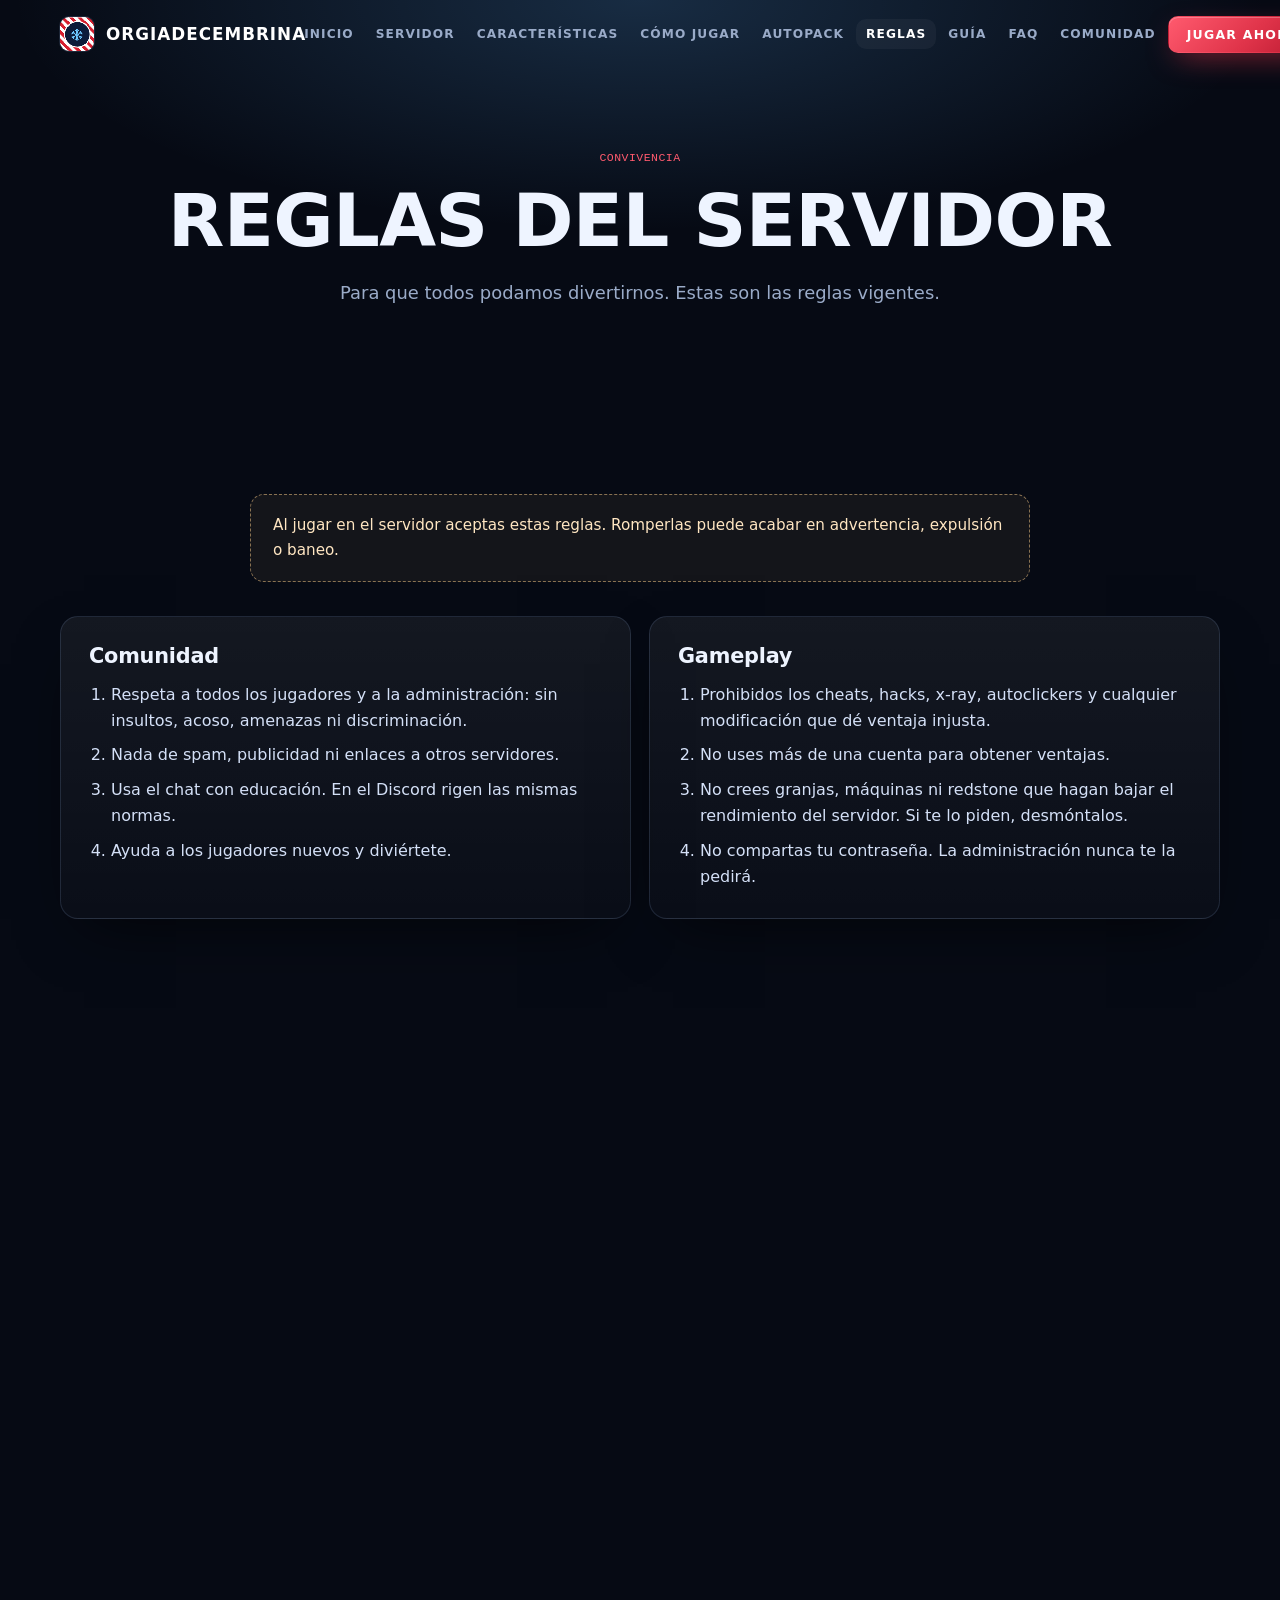
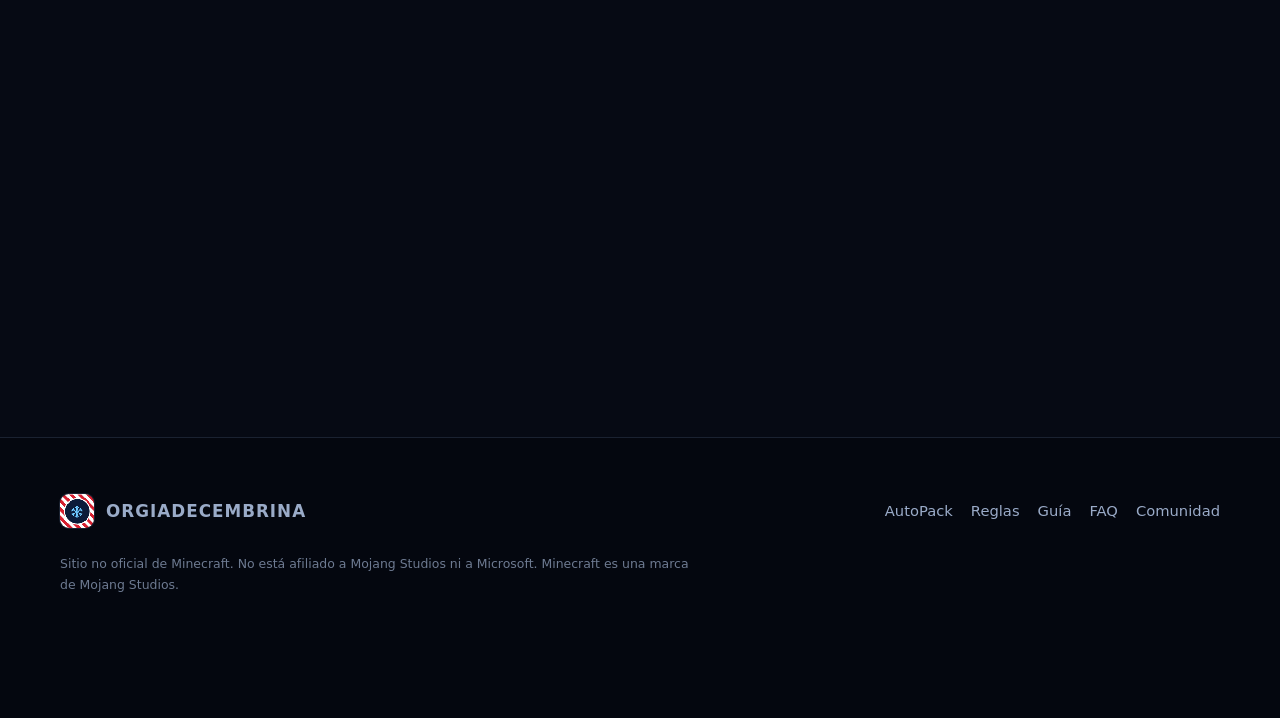
<file: site/reglas.html>
<!doctype html>
<html lang="es" class="no-js">
<head>
<meta charset="utf-8">
<meta name="viewport" content="width=device-width, initial-scale=1, viewport-fit=cover">
<title>Reglas | ORGIADECEMBRINA</title>
<meta name="description" content="Reglas del servidor de Minecraft ORGIADECEMBRINA.">
<meta name="theme-color" content="#060a14">
<meta http-equiv="Content-Security-Policy" content="default-src 'self'; script-src 'self'; style-src 'self' https://fonts.googleapis.com; font-src https://fonts.gstatic.com; img-src 'self' data:; connect-src 'self'; base-uri 'none'; form-action 'none'; object-src 'none'">
<link rel="icon" href="assets/favicon.svg" type="image/svg+xml">
<link rel="icon" href="assets/server-icon.png" type="image/png" sizes="64x64">
<link rel="apple-touch-icon" href="assets/server-icon.png">
<meta property="og:type" content="website">
<meta property="og:url" content="https://server-sand-rho.vercel.app/reglas">
<meta property="og:image:width" content="1200">
<meta property="og:image:height" content="630">
<link rel="canonical" href="https://server-sand-rho.vercel.app/reglas">
<meta property="og:title" content="Reglas | ORGIADECEMBRINA">
<meta property="og:description" content="Reglas del servidor de Minecraft ORGIADECEMBRINA.">
<meta property="og:image" content="https://server-sand-rho.vercel.app/assets/og.png">
<meta name="twitter:card" content="summary_large_image">
<link rel="preconnect" href="https://fonts.googleapis.com">
<link rel="preconnect" href="https://fonts.gstatic.com" crossorigin>
<link rel="stylesheet" href="https://fonts.googleapis.com/css2?family=Outfit:wght@500;700;800;900&family=Silkscreen&display=swap">
<link rel="stylesheet" href="css/style.css">
<script src="js/main.js" defer></script>
</head>
<body>
<a class="skip" href="#contenido">Saltar al contenido</a>

<header class="nav">
  <div class="wrap">
    <a class="brand" href="index.html#inicio" aria-label="ORGIADECEMBRINA, inicio"><img src="assets/server-icon.png" alt="" width="34" height="34"><span data-bind="server.name">ORGIADECEMBRINA</span></a>
    <button class="burger" aria-expanded="false" aria-controls="menu" aria-label="Abrir menú"><span></span></button>
    <ul class="menu" id="menu">
      <li><a href="index.html#inicio">INICIO</a></li>
      <li><a href="index.html#servidor">SERVIDOR</a></li>
      <li><a href="index.html#caracteristicas">CARACTERÍSTICAS</a></li>
      <li><a href="index.html#como-jugar">CÓMO JUGAR</a></li>
      <li><a href="autopack.html">AUTOPACK</a></li>
      <li><a href="reglas.html" aria-current="page">REGLAS</a></li>
      <li><a href="guia.html">GUÍA</a></li>
      <li><a href="index.html#faq">FAQ</a></li>
      <li><a href="index.html#comunidad">COMUNIDAD</a></li>
      <li class="play"><a class="btn btn-primary btn-sm" href="autopack.html#descargar">JUGAR AHORA</a></li>
    </ul>
  </div>
</header>

<main id="contenido">

<section class="page-hero">
  <div class="wrap">
    <span class="kicker pixel">Convivencia</span>
    <h1 class="title" data-size="lg">REGLAS DEL SERVIDOR</h1>
    <p class="lead mx">Para que todos podamos divertirnos. Estas son las reglas vigentes.</p>
  </div>
</section>
<section>
  <div class="wrap">
    <div class="callout rv">Al jugar en el servidor aceptas estas reglas. Romperlas puede acabar en advertencia, expulsión o baneo.</div>
    <div class="rules" id="rules"><p class="empty">Cargando reglas…</p></div>
  </div>
</section>
</main>

<footer>
  <div class="wrap">
    <div class="foot">
      <a class="brand" href="index.html#inicio"><img src="assets/server-icon.png" alt="" width="34" height="34"><span data-bind="server.name">ORGIADECEMBRINA</span></a>
      <nav aria-label="Pie"><a href="autopack.html">AutoPack</a><a href="reglas.html">Reglas</a><a href="guia.html">Guía</a><a href="index.html#faq">FAQ</a><a href="index.html#comunidad">Comunidad</a></nav>
    </div>
    <p class="legal">Sitio no oficial de Minecraft. No está afiliado a Mojang Studios ni a Microsoft. Minecraft es una marca de Mojang Studios.</p>
  </div>
</footer>

<div class="mcta"><a class="btn btn-primary" href="autopack.html#descargar">DESCARGAR AUTOPACK</a></div>
</body>
</html>
</file>
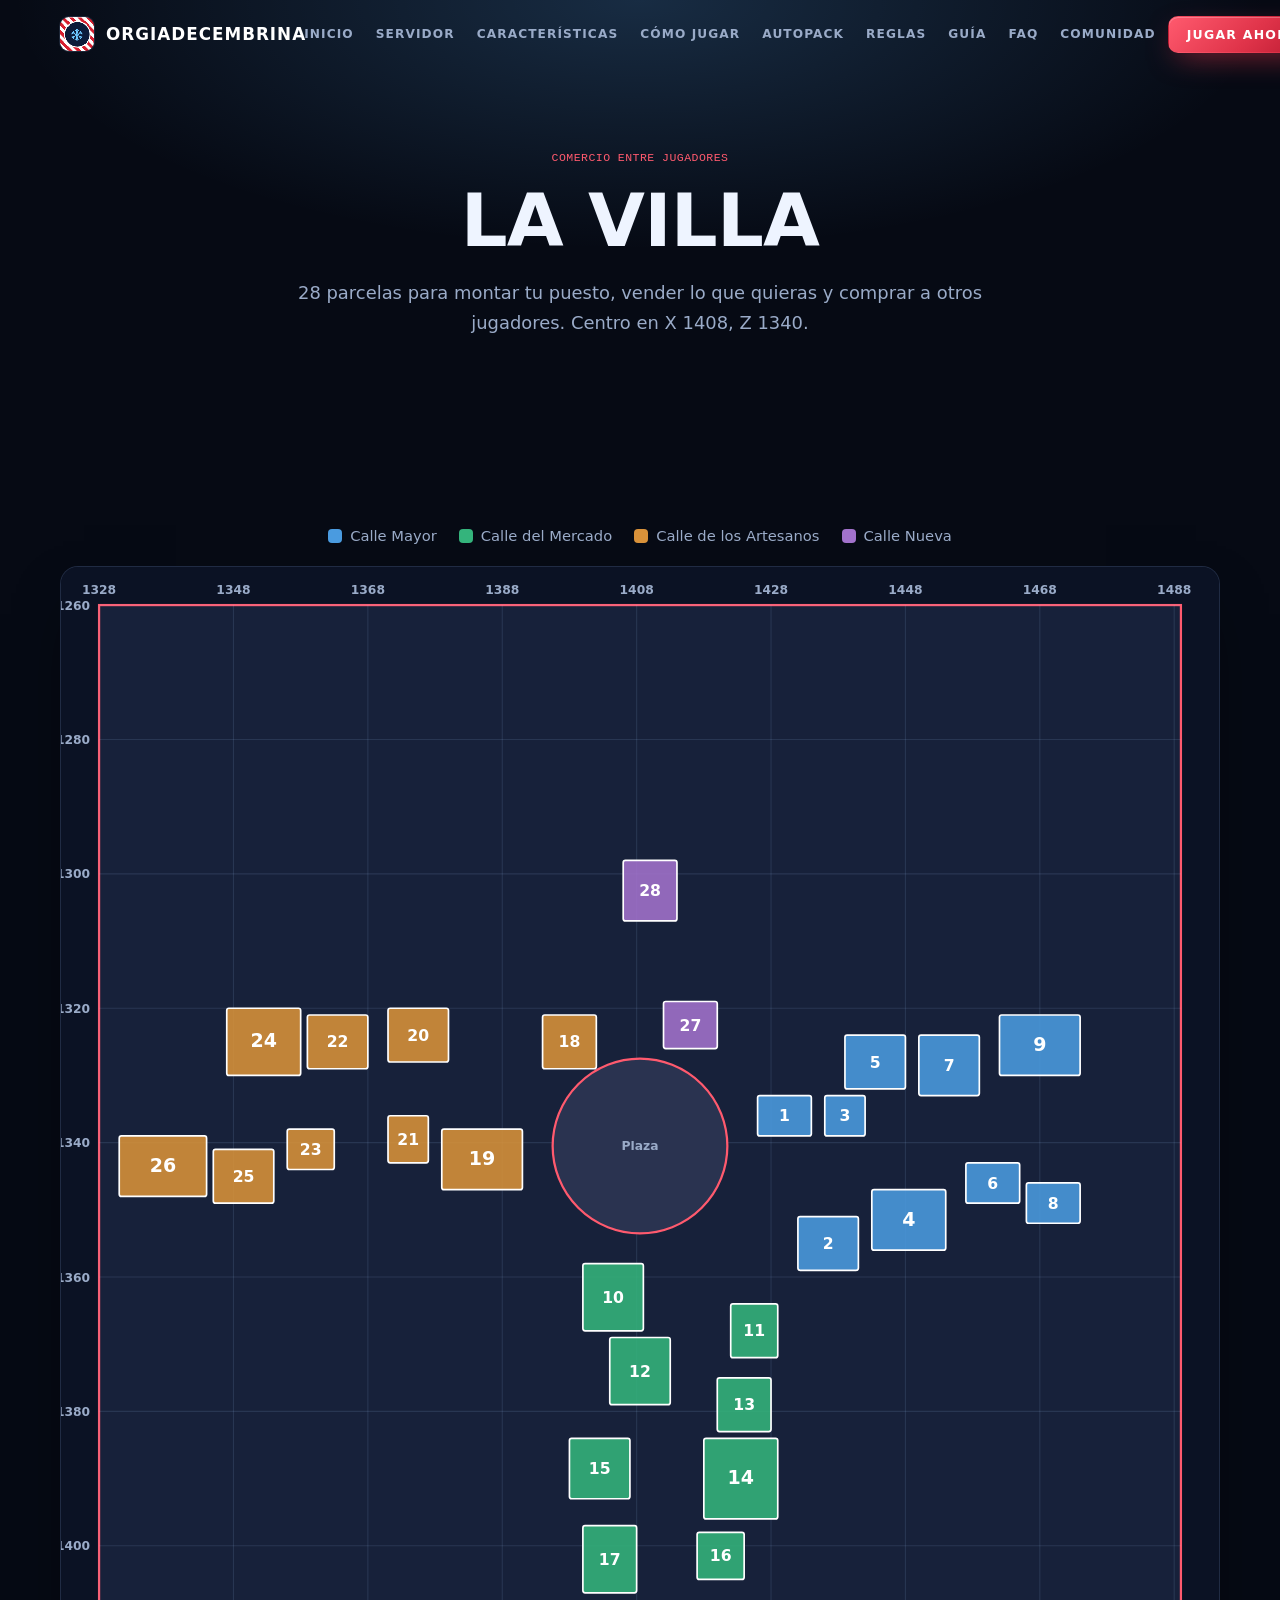
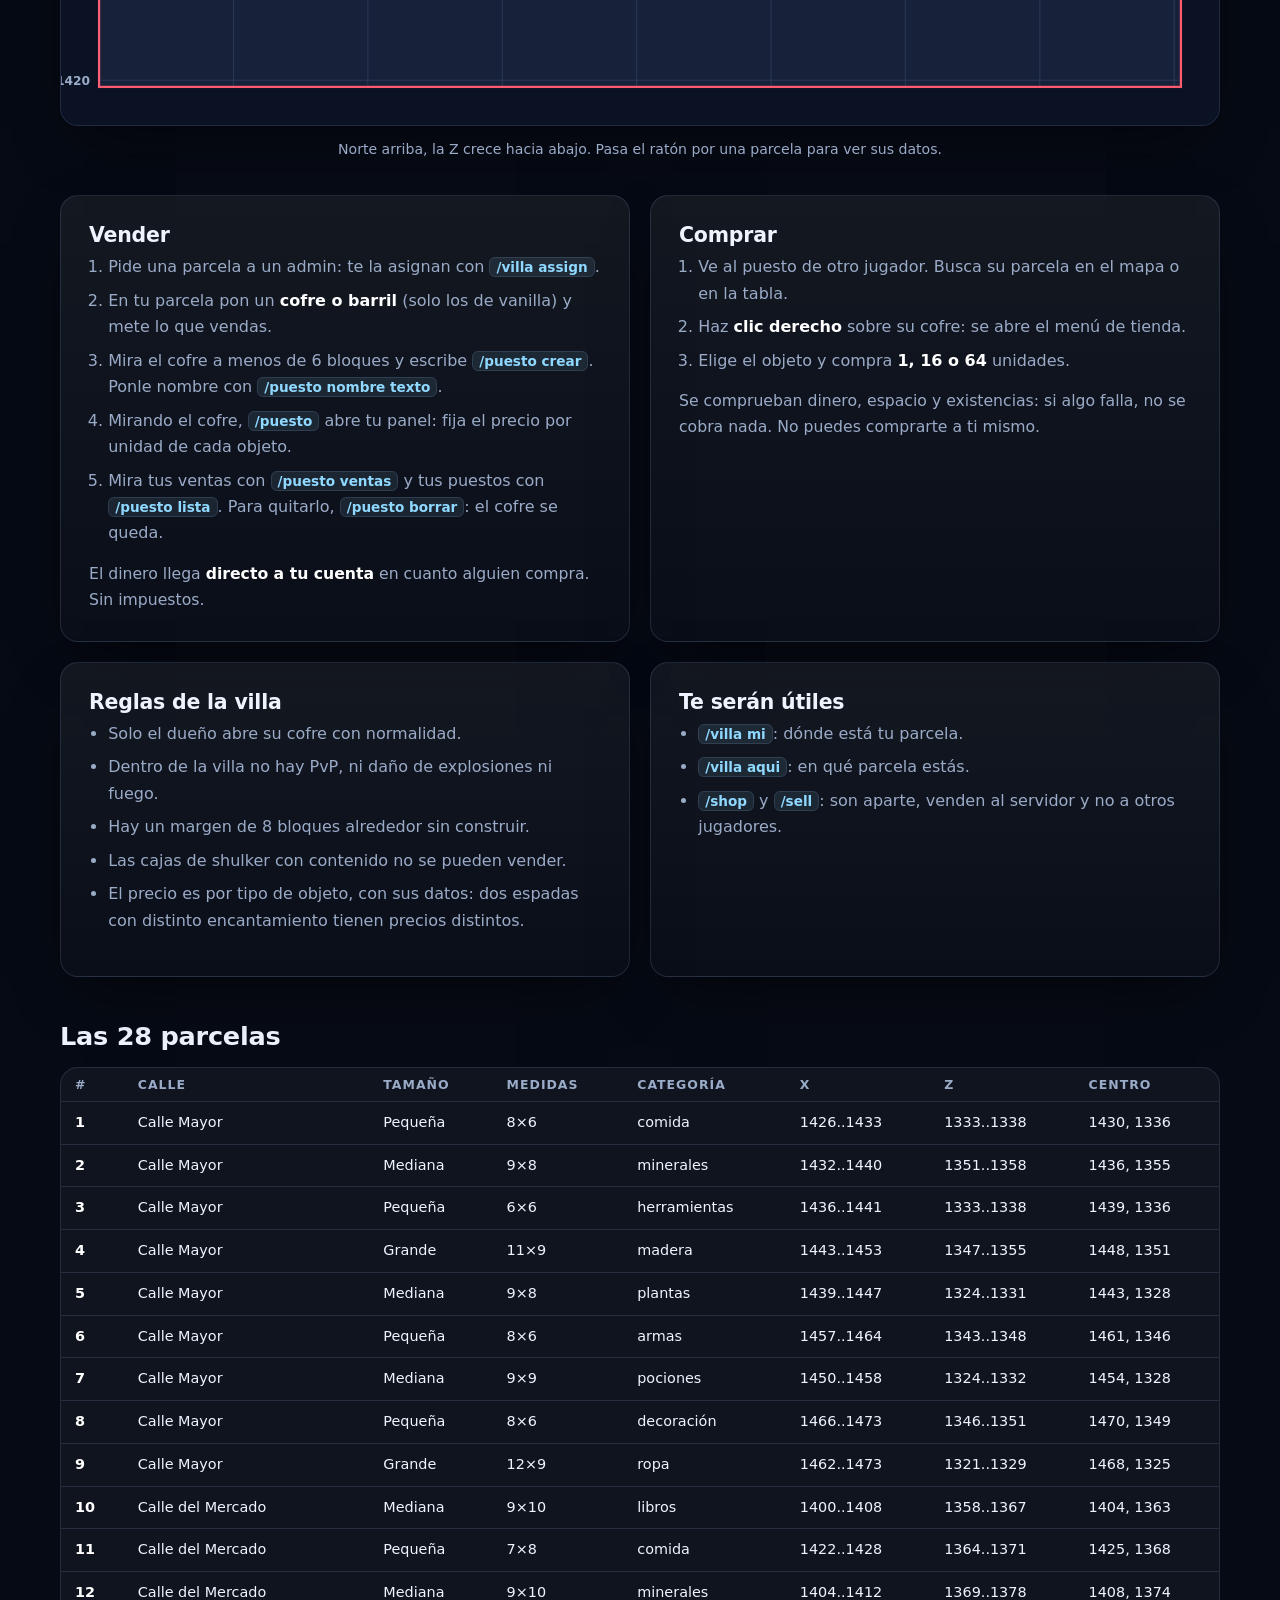
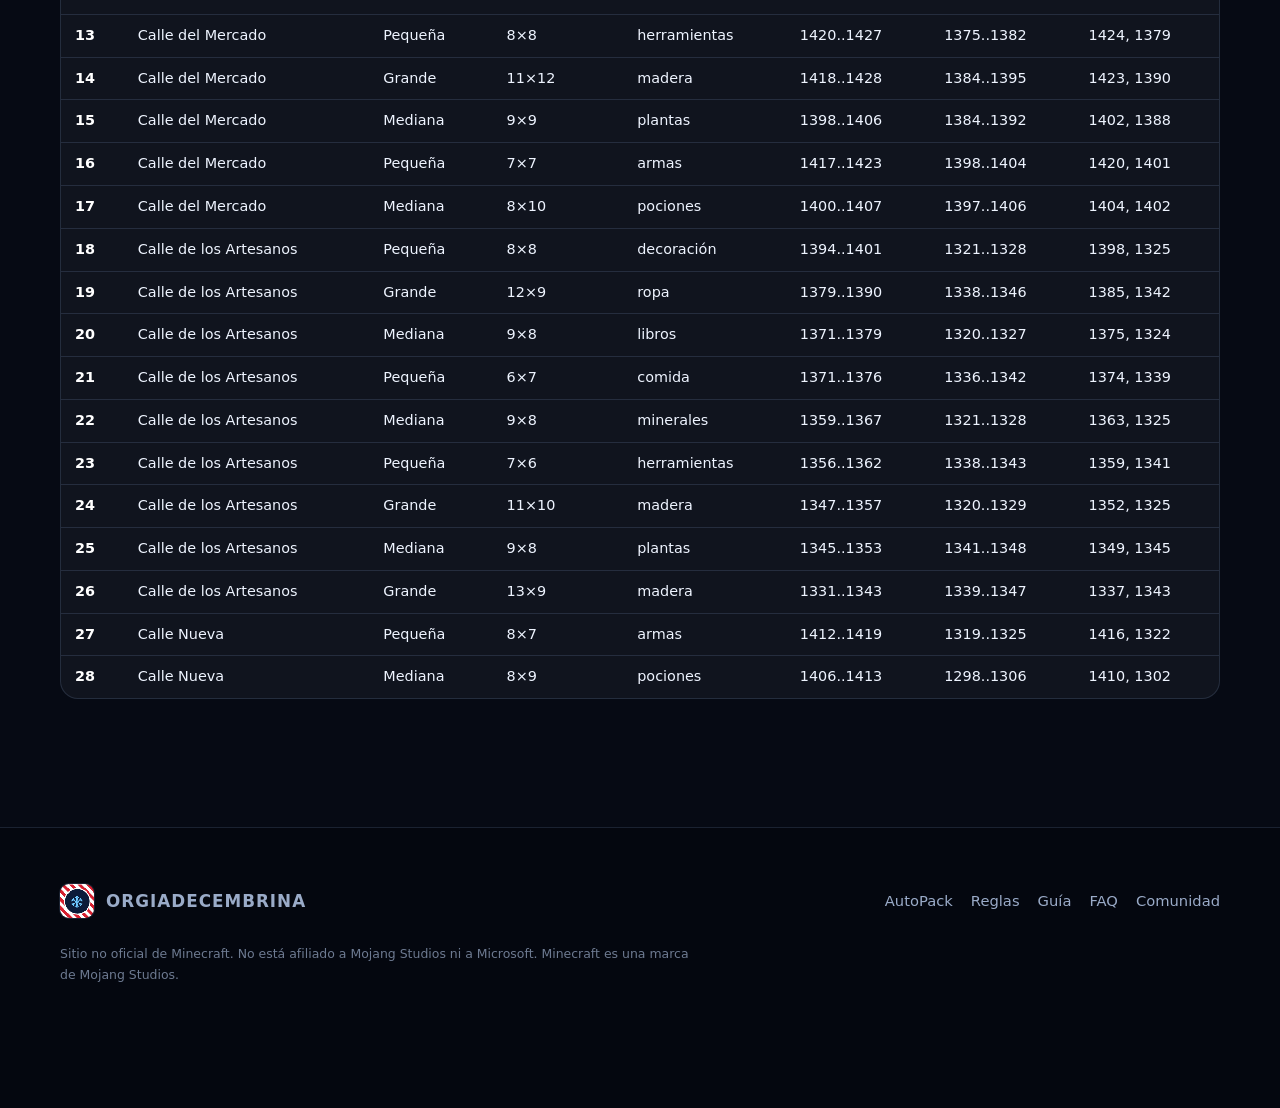
<file: site/villa.html>
<!doctype html>
<html lang="es" class="no-js">
<head>
<meta charset="utf-8">
<meta name="viewport" content="width=device-width, initial-scale=1, viewport-fit=cover">
<title>La villa | ORGIADECEMBRINA</title>
<meta name="description" content="Mapa de la villa comercial de ORGIADECEMBRINA: 28 parcelas numeradas, cómo vender y cómo comprar entre jugadores.">
<meta name="theme-color" content="#060a14">
<meta http-equiv="Content-Security-Policy" content="default-src 'self'; script-src 'self'; style-src 'self' https://fonts.googleapis.com; font-src https://fonts.gstatic.com; img-src 'self' data:; connect-src 'self'; base-uri 'none'; form-action 'none'; object-src 'none'">
<link rel="icon" href="assets/favicon.svg" type="image/svg+xml">
<link rel="icon" href="assets/server-icon.png" type="image/png" sizes="64x64">
<link rel="apple-touch-icon" href="assets/server-icon.png">
<meta property="og:type" content="website">
<meta property="og:url" content="https://server-sand-rho.vercel.app/villa">
<meta property="og:image:width" content="1200">
<meta property="og:image:height" content="630">
<link rel="canonical" href="https://server-sand-rho.vercel.app/villa">
<meta property="og:title" content="La villa | ORGIADECEMBRINA">
<meta property="og:description" content="Mapa de la villa comercial de ORGIADECEMBRINA: 28 parcelas numeradas, cómo vender y cómo comprar entre jugadores.">
<meta property="og:image" content="https://server-sand-rho.vercel.app/assets/og.png">
<meta name="twitter:card" content="summary_large_image">
<link rel="preconnect" href="https://fonts.googleapis.com">
<link rel="preconnect" href="https://fonts.gstatic.com" crossorigin>
<link rel="stylesheet" href="https://fonts.googleapis.com/css2?family=Outfit:wght@500;700;800;900&family=Silkscreen&display=swap">
<link rel="stylesheet" href="css/style.css">
<script src="js/main.js" defer></script>
<script src="js/villa.js" defer></script>
</head>
<body>
<a class="skip" href="#contenido">Saltar al contenido</a>

<header class="nav">
  <div class="wrap">
    <a class="brand" href="index.html#inicio" aria-label="ORGIADECEMBRINA, inicio"><img src="assets/server-icon.png" alt="" width="34" height="34"><span data-bind="server.name">ORGIADECEMBRINA</span></a>
    <button class="burger" aria-expanded="false" aria-controls="menu" aria-label="Abrir menú"><span></span></button>
    <ul class="menu" id="menu">
      <li><a href="index.html#inicio">INICIO</a></li>
      <li><a href="index.html#servidor">SERVIDOR</a></li>
      <li><a href="index.html#caracteristicas">CARACTERÍSTICAS</a></li>
      <li><a href="index.html#como-jugar">CÓMO JUGAR</a></li>
      <li><a href="autopack.html">AUTOPACK</a></li>
      <li><a href="reglas.html">REGLAS</a></li>
      <li><a href="guia.html">GUÍA</a></li>
      <li><a href="index.html#faq">FAQ</a></li>
      <li><a href="index.html#comunidad">COMUNIDAD</a></li>
      <li class="play"><a class="btn btn-primary btn-sm" href="autopack.html#descargar">JUGAR AHORA</a></li>
    </ul>
  </div>
</header>

<main id="contenido">

<section class="page-hero">
  <div class="wrap">
    <span class="kicker pixel">Comercio entre jugadores</span>
    <h1 class="title" data-size="lg">LA VILLA</h1>
    <p class="lead mx">28 parcelas para montar tu puesto, vender lo que quieras y comprar a otros jugadores. Centro en X 1408, Z 1340.</p>
  </div>
</section>

<section>
  <div class="wrap">
    <div class="vm-legend" id="villa-legend"></div>
    <div class="vm" id="villa-map" role="region" aria-label="Mapa de la villa"><p class="empty">Cargando mapa…</p></div>
    <p class="vm-note">Norte arriba, la Z crece hacia abajo. Pasa el ratón por una parcela para ver sus datos.</p>

    <div class="grid g2 vm-guide">
      <article class="card">
        <h3>Vender</h3>
        <ol class="vm-list">
          <li>Pide una parcela a un admin: te la asignan con <code>/villa assign</code>.</li>
          <li>En tu parcela pon un <b>cofre o barril</b> (solo los de vanilla) y mete lo que vendas.</li>
          <li>Mira el cofre a menos de 6 bloques y escribe <code>/puesto crear</code>. Ponle nombre con <code>/puesto nombre texto</code>.</li>
          <li>Mirando el cofre, <code>/puesto</code> abre tu panel: fija el precio por unidad de cada objeto.</li>
          <li>Mira tus ventas con <code>/puesto ventas</code> y tus puestos con <code>/puesto lista</code>. Para quitarlo, <code>/puesto borrar</code>: el cofre se queda.</li>
        </ol>
        <p>El dinero llega <b>directo a tu cuenta</b> en cuanto alguien compra. Sin impuestos.</p>
      </article>
      <article class="card">
        <h3>Comprar</h3>
        <ol class="vm-list">
          <li>Ve al puesto de otro jugador. Busca su parcela en el mapa o en la tabla.</li>
          <li>Haz <b>clic derecho</b> sobre su cofre: se abre el menú de tienda.</li>
          <li>Elige el objeto y compra <b>1, 16 o 64</b> unidades.</li>
        </ol>
        <p>Se comprueban dinero, espacio y existencias: si algo falla, no se cobra nada. No puedes comprarte a ti mismo.</p>
      </article>
      <article class="card">
        <h3>Reglas de la villa</h3>
        <ul class="vm-list">
          <li>Solo el dueño abre su cofre con normalidad.</li>
          <li>Dentro de la villa no hay PvP, ni daño de explosiones ni fuego.</li>
          <li>Hay un margen de 8 bloques alrededor sin construir.</li>
          <li>Las cajas de shulker con contenido no se pueden vender.</li>
          <li>El precio es por tipo de objeto, con sus datos: dos espadas con distinto encantamiento tienen precios distintos.</li>
        </ul>
      </article>
      <article class="card">
        <h3>Te serán útiles</h3>
        <ul class="vm-list">
          <li><code>/villa mi</code>: dónde está tu parcela.</li>
          <li><code>/villa aqui</code>: en qué parcela estás.</li>
          <li><code>/shop</code> y <code>/sell</code>: son aparte, venden al servidor y no a otros jugadores.</li>
        </ul>
      </article>
    </div>

    <h2 class="vm-h">Las 28 parcelas</h2>
    <div class="vm-table">
      <table>
        <thead><tr><th>#</th><th>Calle</th><th>Tamaño</th><th>Medidas</th><th>Categoría</th><th>X</th><th>Z</th><th>Centro</th></tr></thead>
        <tbody id="villa-rows"></tbody>
      </table>
    </div>
  </div>
</section>
</main>

<footer>
  <div class="wrap">
    <div class="foot">
      <a class="brand" href="index.html#inicio"><img src="assets/server-icon.png" alt="" width="34" height="34"><span data-bind="server.name">ORGIADECEMBRINA</span></a>
      <nav aria-label="Pie"><a href="autopack.html">AutoPack</a><a href="reglas.html">Reglas</a><a href="guia.html">Guía</a><a href="index.html#faq">FAQ</a><a href="index.html#comunidad">Comunidad</a></nav>
    </div>
    <p class="legal">Sitio no oficial de Minecraft. No está afiliado a Mojang Studios ni a Microsoft. Minecraft es una marca de Mojang Studios.</p>
  </div>
</footer>

<div class="mcta"><a class="btn btn-primary" href="autopack.html#descargar">DESCARGAR AUTOPACK</a></div>
</body>
</html>
</file>
<file: site/css/style.css>
/* ORGIADECEMBRINA — web oficial. Sin build: CSS plano. Tokens arriba, luego base, componentes y secciones. */
:root {
  --bg: #060a14;
  --bg-2: #0b1224;
  --bg-3: #101a33;
  --ink: #eef4ff;
  --muted: #9aabc8;
  --ice: #8fd8ff;
  --ice-2: #5fb4ff;
  --red: #e0344a;
  --red-2: #ff5a6e;
  --gold: #ffcf8a;
  --line: rgba(160, 200, 255, .14);
  --glass: rgba(255, 255, 255, .045);
  --radius: 18px;
  --shadow: 0 24px 60px -24px rgba(0, 0, 0, .7);
  --font-display: "Outfit", system-ui, -apple-system, "Segoe UI", Roboto, sans-serif;
  --font-body: system-ui, -apple-system, "Segoe UI", Roboto, "Helvetica Neue", Arial, sans-serif;
  --font-pixel: "Silkscreen", ui-monospace, "Cascadia Mono", Consolas, monospace;
  --nav-h: 68px;
}

*, *::before, *::after { box-sizing: border-box; }
html { scroll-behavior: smooth; scroll-padding-top: calc(var(--nav-h) + 12px); -webkit-text-size-adjust: 100%; }
body {
  margin: 0; background: var(--bg); color: var(--ink);
  font: 400 1rem/1.65 var(--font-body); overflow-x: hidden;
}
img, svg, canvas { display: block; max-width: 100%; }
a { color: var(--ice); text-decoration: none; }
a:hover { color: #fff; }
h1, h2, h3 { font-family: var(--font-display); line-height: 1.08; margin: 0; letter-spacing: -.01em; }
p { margin: 0 0 1em; }
:focus-visible { outline: 2px solid var(--ice); outline-offset: 3px; border-radius: 6px; }
.wrap { width: min(1160px, calc(100% - 40px)); margin-inline: auto; }
.skip { position: absolute; left: -999px; top: 8px; background: #fff; color: #000; padding: 8px 14px; border-radius: 8px; z-index: 100; }
.skip:focus { left: 8px; }
.pixel { font-family: var(--font-pixel); letter-spacing: .04em; text-transform: uppercase; }

/* ---------- NAV ---------- */
.nav {
  position: fixed; inset: 0 0 auto 0; height: var(--nav-h); z-index: 50;
  display: flex; align-items: center;
  transition: background .3s, box-shadow .3s, backdrop-filter .3s;
}
.nav.solid { background: rgba(6, 10, 20, .82); backdrop-filter: blur(14px); box-shadow: 0 1px 0 var(--line); }
.nav .wrap { display: flex; align-items: center; gap: 22px; }
.brand { display: flex; align-items: center; gap: 12px; color: #fff; font: 800 1.05rem var(--font-display); letter-spacing: .06em; }
.brand img { width: 34px; height: 34px; border-radius: 9px; image-rendering: pixelated; box-shadow: 0 0 0 1px var(--line); }
.menu { display: flex; align-items: center; gap: 4px; margin-left: auto; list-style: none; padding: 0; margin-block: 0; }
.menu a { display: block; padding: 8px 12px; border-radius: 10px; color: var(--muted); font: 600 .8rem var(--font-display); letter-spacing: .09em; }
.menu a:hover, .menu a[aria-current="page"] { color: #fff; background: var(--glass); }
.burger { display: none; margin-left: auto; width: 46px; height: 46px; border: 1px solid var(--line); background: var(--glass); border-radius: 12px; cursor: pointer; padding: 0; }
.burger span, .burger span::before, .burger span::after { display: block; width: 20px; height: 2px; background: #fff; margin: auto; position: relative; transition: transform .25s, opacity .25s; }
.burger span::before, .burger span::after { content: ""; position: absolute; left: 0; }
.burger span::before { top: -6px; } .burger span::after { top: 6px; }
.burger[aria-expanded="true"] span { background: transparent; }
.burger[aria-expanded="true"] span::before { transform: translateY(6px) rotate(45deg); }
.burger[aria-expanded="true"] span::after { transform: translateY(-6px) rotate(-45deg); }

/* ---------- BUTTONS ---------- */
.btn {
  --b: var(--glass);
  display: inline-flex; align-items: center; justify-content: center; gap: 10px;
  padding: 14px 26px; border-radius: 14px; border: 1px solid var(--line); background: var(--b); color: #fff;
  font: 700 .9rem var(--font-display); letter-spacing: .1em; cursor: pointer; text-align: center;
  transition: transform .2s, box-shadow .2s, background .2s, border-color .2s;
}
.btn:hover { transform: translateY(-2px); border-color: rgba(160, 200, 255, .4); color: #fff; }
.btn-primary {
  border-color: transparent; background: linear-gradient(135deg, var(--red-2), var(--red) 55%, #b8182f);
  box-shadow: 0 10px 30px -10px rgba(224, 52, 74, .8), inset 0 1px 0 rgba(255, 255, 255, .25);
}
.btn-primary:hover { box-shadow: 0 16px 40px -10px rgba(255, 90, 110, .9), inset 0 1px 0 rgba(255, 255, 255, .3); }
.btn-xl { padding: 20px 40px; font-size: 1.15rem; border-radius: 16px; }
.btn-sm { padding: 10px 18px; font-size: .78rem; }
.btn[aria-disabled="true"] { opacity: .55; cursor: not-allowed; transform: none; box-shadow: none; filter: saturate(.6); }
.copied { --b: rgba(143, 216, 255, .18); border-color: var(--ice) !important; }

/* ---------- HERO ---------- */
.hero { position: relative; min-height: 100svh; display: grid; place-items: center; overflow: hidden; isolation: isolate; text-align: center; }
.sky { position: absolute; inset: 0; z-index: -3; background:
  radial-gradient(120% 80% at 50% 110%, #1a2a52 0%, transparent 60%),
  linear-gradient(180deg, #03060f 0%, #0a1330 55%, #16244a 100%); }
.aurora { position: absolute; inset: -10% -10% 30% -10%; z-index: -2; filter: blur(60px); opacity: .55; mix-blend-mode: screen; pointer-events: none; }
.aurora i { position: absolute; border-radius: 50%; animation: drift 18s ease-in-out infinite alternate; }
.aurora i:nth-child(1) { width: 55%; height: 55%; left: 5%; top: 10%; background: radial-gradient(closest-side, rgba(95, 180, 255, .7), transparent); }
.aurora i:nth-child(2) { width: 45%; height: 60%; right: 8%; top: 0; background: radial-gradient(closest-side, rgba(224, 52, 74, .45), transparent); animation-delay: -6s; }
.aurora i:nth-child(3) { width: 40%; height: 40%; left: 35%; top: 30%; background: radial-gradient(closest-side, rgba(143, 216, 255, .5), transparent); animation-delay: -11s; }
@keyframes drift { to { transform: translate3d(6%, 8%, 0) scale(1.15); } }
.stars { position: absolute; inset: 0; z-index: -2; opacity: .9; }
.ridge { position: absolute; left: -2%; right: -2%; bottom: -1px; width: 104%; height: auto; z-index: -1; will-change: transform; }
.hero .content { padding: calc(var(--nav-h) + 40px) 0 150px; position: relative; }
.eyebrow { display: inline-flex; gap: 10px; align-items: center; padding: 8px 16px; border: 1px solid var(--line); border-radius: 999px; background: var(--glass); backdrop-filter: blur(6px); color: var(--ice); font-size: .72rem; margin-bottom: 26px; }
.hero h1 { font-size: clamp(2.6rem, 9vw, 6.6rem); font-weight: 900; letter-spacing: .02em; color: #fff;
  text-shadow: 0 0 40px rgba(143, 216, 255, .35), 0 6px 0 rgba(0, 0, 0, .25); }
.hero h1 .flake { color: var(--ice); display: inline-block; animation: spin 14s linear infinite; font-weight: 400; }
@keyframes spin { to { transform: rotate(360deg); } }
.hero .tag { margin: 22px auto 40px; max-width: 30ch; font-size: clamp(1.15rem, 2.6vw, 1.55rem); color: #d3e1fb; font-family: var(--font-display); font-weight: 500; }
.cta-row { display: flex; gap: 14px; justify-content: center; flex-wrap: wrap; }
.scroll-hint { position: absolute; bottom: 26px; left: 50%; translate: -50% 0; color: var(--muted); font-size: .68rem; opacity: .8; }
.scroll-hint::after { content: ""; display: block; width: 1px; height: 34px; margin: 8px auto 0; background: linear-gradient(var(--ice), transparent); animation: pulse 2s ease-in-out infinite; }
@keyframes pulse { 50% { opacity: .2; } }
#snow { position: absolute; inset: 0; z-index: 0; pointer-events: none; }

/* ---------- SECTIONS ---------- */
section { position: relative; padding: clamp(72px, 10vw, 128px) 0; }
.alt { background: linear-gradient(180deg, var(--bg-2), var(--bg)); }
.kicker { color: var(--red-2); font-size: .72rem; margin-bottom: 14px; display: block; }
.title { font-size: clamp(2rem, 5vw, 3.4rem); font-weight: 800; }
.lead { color: var(--muted); font-size: 1.12rem; max-width: 62ch; margin-top: 18px; }
.head { margin-bottom: 52px; }
.head.center { text-align: center; } .head.center .lead { margin-inline: auto; }
.grid { display: grid; gap: 20px; }
.g3 { grid-template-columns: repeat(3, 1fr); }
.g2 { grid-template-columns: repeat(2, 1fr); }
.card {
  position: relative; padding: 28px; border-radius: var(--radius); border: 1px solid var(--line);
  background: linear-gradient(180deg, rgba(255, 255, 255, .06), rgba(255, 255, 255, .02));
  box-shadow: var(--shadow); overflow: hidden; transition: transform .3s, border-color .3s;
}
.card::before { content: ""; position: absolute; inset: 0; background: radial-gradient(400px 200px at var(--mx, 50%) -20%, rgba(143, 216, 255, .16), transparent 70%); opacity: 0; transition: opacity .3s; pointer-events: none; }
.card:hover { transform: translateY(-4px); border-color: rgba(160, 200, 255, .32); }
.card:hover::before { opacity: 1; }
.card .ico { width: 52px; height: 52px; display: grid; place-items: center; font-size: 1.6rem; border-radius: 14px; background: rgba(143, 216, 255, .1); border: 1px solid var(--line); margin-bottom: 18px; }
.card h3 { font-size: 1.28rem; margin-bottom: 8px; }
.card p { color: var(--muted); margin: 0; font-size: .98rem; }
.badge { display: inline-block; margin-left: 8px; vertical-align: middle; padding: 3px 9px; border-radius: 999px; font: 400 .6rem var(--font-pixel); letter-spacing: .06em; color: #1b1300; background: var(--gold); text-transform: uppercase; }
.soon { position: relative; }
.soon .ico { filter: grayscale(.4); }

/* AutoPack band */
.autopack-band { padding-block: clamp(60px, 8vw, 100px); }
.pack { position: relative; padding: clamp(32px, 6vw, 72px); border-radius: 28px; border: 1px solid rgba(160, 200, 255, .25); text-align: center; overflow: hidden;
  background: radial-gradient(70% 120% at 50% 0%, rgba(224, 52, 74, .28), transparent 60%), linear-gradient(180deg, var(--bg-3), var(--bg-2)); box-shadow: var(--shadow); }
.pack::after { content: "❄"; position: absolute; right: -30px; bottom: -70px; font-size: 300px; color: rgba(143, 216, 255, .05); line-height: 1; pointer-events: none; }
.pack h2 { font-size: clamp(1.8rem, 4.6vw, 3.2rem); font-weight: 900; margin-bottom: 14px; }
.pack p { color: #c6d6f3; max-width: 56ch; margin: 0 auto 30px; font-size: 1.1rem; }
.pack .note { margin: 22px 0 0; font: 700 1rem var(--font-display); color: var(--gold); letter-spacing: .02em; }
.placeholder-tag { display: inline-block; margin-top: 14px; font: 400 .62rem var(--font-pixel); color: var(--gold); border: 1px dashed rgba(255, 207, 138, .5); padding: 4px 10px; border-radius: 6px; text-transform: uppercase; }

/* Steps */
.steps { display: grid; grid-template-columns: repeat(4, 1fr); gap: 20px; counter-reset: s; }
.step { position: relative; padding: 30px 24px 26px; border-radius: var(--radius); border: 1px solid var(--line); background: var(--glass); }
.step .n { font: 900 3.6rem/1 var(--font-display); color: transparent; -webkit-text-stroke: 1.5px rgba(143, 216, 255, .55); margin-bottom: 12px; }
.step h3 { font-size: 1.05rem; letter-spacing: .05em; margin-bottom: 8px; }
.step p { color: var(--muted); font-size: .94rem; margin: 0; }
.step code, .ipbox code, .inline code { font-family: ui-monospace, "Cascadia Mono", Consolas, monospace; background: rgba(143, 216, 255, .1); padding: 2px 8px; border-radius: 6px; color: var(--ice); font-size: .92em; word-break: break-all; }
.ipbox { margin-top: 34px; display: flex; gap: 16px; align-items: center; justify-content: center; flex-wrap: wrap; padding: 22px; border-radius: var(--radius); border: 1px dashed rgba(143, 216, 255, .35); background: rgba(143, 216, 255, .05); }
.ipbox code { font-size: 1.25rem; padding: 8px 16px; }
.firsttime { margin-top: 26px; padding: 20px 24px; border-radius: var(--radius); border: 1px solid var(--line); background: var(--glass); color: var(--muted); }
.firsttime b { color: #fff; }

/* Info table */
.info { display: grid; grid-template-columns: repeat(4, 1fr); gap: 14px; margin-top: 36px; }
.info div { padding: 20px; border-radius: 14px; border: 1px solid var(--line); background: var(--glass); }
.info dt { font: 400 .62rem var(--font-pixel); color: var(--red-2); text-transform: uppercase; letter-spacing: .06em; margin-bottom: 8px; }
.info dd { margin: 0; font: 700 1.1rem var(--font-display); word-break: break-word; }
dl.info { margin-bottom: 0; }
.two { display: grid; grid-template-columns: 1.05fr .95fr; gap: clamp(28px, 5vw, 64px); align-items: center; }
.list { list-style: none; padding: 0; margin: 22px 0 0; display: grid; gap: 12px; }
.list li { display: flex; gap: 12px; color: #cfdcf5; }
.list li::before { content: "❄"; color: var(--ice); flex: none; margin-top: 1px; }
.list li small { color: var(--muted); }

/* Teams preview */
.teamcard { padding: 26px; border-radius: 22px; border: 1px solid var(--line); background: linear-gradient(180deg, var(--bg-3), var(--bg-2)); box-shadow: var(--shadow); font-family: ui-monospace, "Cascadia Mono", Consolas, monospace; font-size: .95rem; }
.tab { display: grid; gap: 6px; margin-top: 14px; }
.tab p { margin: 0; padding: 7px 12px; border-radius: 8px; background: rgba(0, 0, 0, .35); color: #dbe6fb; }
.tab .c1 b { color: #ff6b6b; } .tab .c2 b { color: #6bd3ff; }
.tab .head-row { font: 400 .68rem var(--font-pixel); color: var(--ice); background: none; padding: 0 0 4px; text-transform: uppercase; }
.cmds { display: flex; flex-wrap: wrap; gap: 8px; margin-top: 18px; }
.cmds span { font: 600 .82rem ui-monospace, Consolas, monospace; padding: 6px 12px; border-radius: 8px; background: rgba(224, 52, 74, .14); border: 1px solid rgba(255, 90, 110, .3); color: #ffd6db; }

/* Downed */
.downed { background:
  radial-gradient(60% 90% at 50% 0%, rgba(224, 52, 74, .16), transparent 70%), var(--bg); }
.flow { display: grid; grid-template-columns: repeat(4, 1fr); gap: 0; margin-top: 46px; position: relative; }
.flow .st { position: relative; padding: 26px 18px; text-align: center; }
.flow .st + .st::before { content: "›"; position: absolute; left: -10px; top: 50%; translate: 0 -60%; font-size: 2.4rem; color: rgba(255, 255, 255, .25); }
.flow .em { width: 92px; height: 92px; margin: 0 auto 16px; display: grid; place-items: center; border-radius: 50%; font-size: 2.4rem; border: 1px solid var(--line); background: var(--glass); }
.flow .st:nth-child(1) .em { box-shadow: 0 0 40px -4px rgba(224, 52, 74, .6); border-color: rgba(255, 90, 110, .5); }
.flow .st:nth-child(2) .em { box-shadow: 0 0 40px -4px rgba(255, 207, 138, .5); border-color: rgba(255, 207, 138, .5); animation: tick 1s steps(2) infinite; }
.flow .st:nth-child(3) .em { box-shadow: 0 0 40px -4px rgba(255, 90, 110, .7); border-color: rgba(255, 90, 110, .6); animation: beat 1.2s ease-in-out infinite; }
.flow .st:nth-child(4) .em { box-shadow: 0 0 46px -2px rgba(143, 216, 255, .7); border-color: var(--ice); }
@keyframes beat { 50% { transform: scale(1.08); } }
@keyframes tick { 50% { border-color: rgba(255, 207, 138, .15); } }
.flow h3 { font: 400 .78rem var(--font-pixel); letter-spacing: .06em; text-transform: uppercase; }
.flow p { color: var(--muted); font-size: .9rem; margin: 10px 0 0; }
.facts { display: flex; gap: 12px; flex-wrap: wrap; justify-content: center; margin-top: 34px; }
.facts span { padding: 8px 16px; border-radius: 999px; border: 1px solid var(--line); background: var(--glass); color: #cfdcf5; font-size: .9rem; }
.facts b { color: #fff; }


/* News */
.news { display: grid; gap: 16px; }
.post { display: grid; grid-template-columns: 150px 1fr; gap: 24px; padding: 24px 28px; border-radius: var(--radius); border: 1px solid var(--line); background: var(--glass); transition: border-color .3s, transform .3s; }
.post:hover { border-color: rgba(160, 200, 255, .32); transform: translateX(4px); }
.post time { color: var(--muted); font-size: .85rem; }
.post .t { font: 400 .62rem var(--font-pixel); color: var(--red-2); text-transform: uppercase; display: block; margin-bottom: 8px; }
.post h3 { font-size: 1.2rem; margin-bottom: 6px; }
.post p { color: var(--muted); margin: 0; }

/* FAQ */
.faq { display: grid; gap: 12px; max-width: 860px; margin-inline: auto; }
details { border: 1px solid var(--line); border-radius: 16px; background: var(--glass); transition: border-color .3s; }
details[open] { border-color: rgba(160, 200, 255, .34); background: rgba(255, 255, 255, .06); }
summary { list-style: none; cursor: pointer; padding: 20px 24px; font: 700 1.08rem var(--font-display); display: flex; justify-content: space-between; gap: 16px; align-items: center; }
summary::-webkit-details-marker { display: none; }
summary::after { content: "+"; font-size: 1.6rem; color: var(--ice); transition: transform .3s; line-height: 1; }
details[open] summary::after { transform: rotate(45deg); }
details .a { padding: 0 24px 22px; color: var(--muted); }
details .a a { text-decoration: underline; text-underline-offset: 3px; }

/* Community */
.community { text-align: center; }
.disc { padding: clamp(36px, 6vw, 72px); border-radius: 28px; border: 1px solid rgba(160, 200, 255, .22); background: radial-gradient(60% 100% at 50% 100%, rgba(95, 130, 255, .25), transparent 70%), linear-gradient(180deg, var(--bg-3), var(--bg-2)); }
.btn-discord { border-color: transparent; background: linear-gradient(135deg, #7c8dff, #5865f2 55%, #3f4bd0); box-shadow: 0 10px 30px -10px rgba(88, 101, 242, .8); }

/* Sub pages */
.page-hero { padding: calc(var(--nav-h) + 80px) 0 40px; text-align: center; background: radial-gradient(70% 90% at 50% 0%, rgba(95, 180, 255, .2), transparent 70%); }
.meta { display: grid; grid-template-columns: repeat(3, 1fr); gap: 14px; margin: 40px auto 0; max-width: 780px; }
.meta div { padding: 20px; border-radius: 14px; border: 1px solid var(--line); background: var(--glass); text-align: center; }
.meta dt { font: 400 .62rem var(--font-pixel); color: var(--red-2); text-transform: uppercase; margin-bottom: 8px; }
.meta dd { margin: 0; font: 700 1.2rem var(--font-display); }
.history { max-width: 780px; margin: 0 auto; display: grid; gap: 12px; }
.history .row { display: flex; justify-content: space-between; gap: 16px; padding: 18px 24px; border-radius: 14px; border: 1px solid var(--line); background: var(--glass); }
.history .row b { font: 700 1.05rem var(--font-display); } .history .row span { color: var(--muted); }
.empty { text-align: center; color: var(--muted); padding: 28px; border: 1px dashed var(--line); border-radius: 14px; }
.rules { display: grid; gap: 18px; grid-template-columns: repeat(2, 1fr); }
.rule-card h3 { font-size: 1.3rem; margin-bottom: 14px; display: flex; align-items: center; gap: 10px; }
.rule-card ol { margin: 0; padding-left: 22px; color: #d4e0f7; display: grid; gap: 8px; }
.rule-card .tbd { color: var(--muted); font-style: italic; margin: 0; }
.rule-card .note { margin-top: 12px; color: var(--gold); font-size: .92rem; }
.callout { max-width: 780px; margin: 0 auto 34px; padding: 18px 22px; border-radius: 14px; border: 1px dashed rgba(255, 207, 138, .5); background: rgba(255, 207, 138, .06); color: #ffe6c2; font-size: .95rem; }

/* Footer */
footer { padding: 56px 0 110px; border-top: 1px solid var(--line); background: #04070f; color: var(--muted); font-size: .92rem; }
.foot { display: flex; gap: 30px; justify-content: space-between; flex-wrap: wrap; align-items: center; }
.foot nav { display: flex; gap: 18px; flex-wrap: wrap; }
.foot a { color: var(--muted); } .foot a:hover { color: #fff; }
.legal { margin-top: 26px; font-size: .78rem; opacity: .7; max-width: 80ch; }

/* Mobile sticky CTA */
.mcta { display: none; }

/* Reveal */
.rv { opacity: 0; transform: translateY(26px); transition: opacity .8s cubic-bezier(.2, .7, .2, 1), transform .8s cubic-bezier(.2, .7, .2, 1); transition-delay: var(--d, 0s); }
.rv.in { opacity: 1; transform: none; }
.no-js .rv { opacity: 1; transform: none; }

/* ---------- RESPONSIVE ---------- */
@media (max-width: 1040px) {
  .g3 { grid-template-columns: repeat(2, 1fr); }
  .steps, .info { grid-template-columns: repeat(2, 1fr); }
  .two { grid-template-columns: 1fr; }
}
@media (max-width: 900px) {
  .burger { display: block; }
  .menu {
    position: fixed; inset: var(--nav-h) 0 auto 0; flex-direction: column; align-items: stretch; gap: 4px; margin: 0; padding: 14px 20px 22px;
    background: rgba(6, 10, 20, .96); backdrop-filter: blur(16px); border-bottom: 1px solid var(--line);
    translate: 0 -12px; opacity: 0; visibility: hidden; transition: opacity .25s, translate .25s, visibility .25s;
  }
  .menu.open { opacity: 1; translate: 0 0; visibility: visible; }
  .menu a { padding: 14px 12px; font-size: .9rem; }
  .menu .play { margin-top: 8px; }
  .menu .play .btn { width: 100%; }
}
@media (max-width: 720px) {
  :root { --nav-h: 60px; }
  .wrap { width: calc(100% - 32px); }
  .g3, .g2, .steps, .info, .rules, .meta { grid-template-columns: 1fr; }
  .hero .content { padding-bottom: 120px; }
  .btn-xl { width: 100%; padding: 18px 20px; font-size: 1.05rem; }
  .cta-row .btn { width: 100%; }
  .flow { grid-template-columns: 1fr; gap: 6px; }
  .flow .st + .st::before { content: "⌄"; left: 50%; top: -22px; translate: -50% 0; }
  .post { grid-template-columns: 1fr; gap: 6px; padding: 20px; }
  .ipbox code { font-size: 1rem; }
  .history .row { flex-direction: column; gap: 4px; }
  .mcta { position: fixed; left: 12px; right: 12px; bottom: 12px; z-index: 40; display: flex; }
  .mcta .btn { width: 100%; padding: 16px; box-shadow: 0 14px 40px -6px rgba(0, 0, 0, .8), 0 10px 30px -10px rgba(224, 52, 74, .9); }
  .scroll-hint { display: none; }
}
@media (prefers-reduced-motion: reduce) {
  html { scroll-behavior: auto; }
  *, *::before, *::after { animation: none !important; transition-duration: .01ms !important; }
  .rv { opacity: 1; transform: none; }
}

/* utilidades (sustituyen estilos en linea: la CSP no los permite) */
.info-2 { grid-template-columns: 1fr 1fr; margin-top: 12px; }
.info-2 code { font-size: 1rem; }
.span2 { grid-column: span 2; }
.actions { margin: 18px 0 0; display: flex; gap: 12px; flex-wrap: wrap; }
.lead.mx { margin-inline: auto; }
.mt32 { margin-top: 32px; }
.tab-title { color: var(--ice); font-size: .7rem; }
h1.title[data-size="xl"] { font-size: clamp(2.6rem, 8vw, 5rem); font-weight: 900; }
h1.title[data-size="lg"] { font-size: clamp(2.4rem, 7vw, 4.6rem); font-weight: 900; }

/* ---- ajustes tras revisar capturas ---- */
.menu a, .btn { white-space: nowrap; }
.menu { gap: 2px; }
.menu a { padding: 8px 10px; font-size: .76rem; }
.hero h1 { font-size: clamp(2.1rem, 7.2vw, 5.4rem); white-space: nowrap; }
.hero h1 .flake { font-size: .5em; vertical-align: .18em; margin-inline: .12em; }
.ridge { height: clamp(260px, 44vh, 480px); }
.ridge:nth-of-type(2) { height: clamp(200px, 33vh, 380px); }
.ridge:nth-of-type(3) { height: clamp(150px, 24vh, 300px); }
@media (max-width: 1100px) { .menu a { padding: 8px 8px; letter-spacing: .05em; } }
@media (max-width: 900px) { .menu a { padding: 14px 12px; font-size: .9rem; } }
@media (max-width: 720px) { .hero h1 { white-space: normal; font-size: clamp(2.1rem, 11vw, 3.4rem); } }
.ridge { max-width: none; }
.pack .note { margin: 22px auto 0; }
.card .actions { margin-top: 18px; }
.step code { display: inline-block; margin-top: 6px; }
.hero .content { padding-bottom: 190px; }
.ridge { height: clamp(240px, 40vh, 430px); }
.ridge:nth-of-type(2) { height: clamp(190px, 31vh, 350px); }
.ridge:nth-of-type(3) { height: clamp(140px, 22vh, 270px); }
@media (max-width: 720px) { .hero .content { padding-bottom: 150px; } }
.post { grid-template-columns: 200px 1fr; }
@media (max-width: 720px) { .post { grid-template-columns: 1fr; } }
@media (max-width: 720px) { .hero h1 { font-size: clamp(1.5rem, 7.7vw, 2.9rem); letter-spacing: 0; } .hero h1 .flake { font-size: .6em; margin-inline: .08em; } .eyebrow { font-size: .6rem; padding: 7px 12px; } }
.menu a.btn { color: #fff; letter-spacing: .1em; }
.menu a.btn-primary, .menu a.btn-primary:hover { background: linear-gradient(135deg, var(--red-2), var(--red) 55%, #b8182f); }
.menu a.btn-sm { padding: 10px 18px; font-size: .78rem; }
@media (max-width: 900px) { .menu a.btn-sm { padding: 16px; font-size: .9rem; } }

[hidden] { display: none !important; }
.pack .mt32 { margin-top: 34px; margin-bottom: 0; }

/* Huella del servidor */
.fp { text-align: center; padding: clamp(28px, 5vw, 56px); border-radius: 24px; border: 1px solid var(--line); background: linear-gradient(180deg, rgba(255, 255, 255, .05), rgba(255, 255, 255, .02)); }
.fp .lead { margin-bottom: 26px; }
.fp-code { display: block; max-width: 760px; margin: 0 auto; padding: 18px 20px; border-radius: 14px; border: 1px dashed rgba(143, 216, 255, .4); background: rgba(143, 216, 255, .06); color: var(--ice); font-family: ui-monospace, "Cascadia Mono", Consolas, monospace; font-size: clamp(.78rem, 2.4vw, 1rem); line-height: 1.6; word-break: break-all; letter-spacing: .02em; user-select: all; }
.fp .mt32 { margin-top: 22px; }
.fp-note { margin: 22px auto 0; max-width: 60ch; color: var(--gold); font-size: .95rem; }
.fp-note b { color: #fff; }

/* ---- La villa (mapa y guía) ---- */
.vm-legend { display: flex; flex-wrap: wrap; gap: 8px 22px; justify-content: center; margin: 0 0 18px; font-size: .92rem; color: var(--muted); }
.lg-item { display: inline-flex; align-items: center; gap: 8px; }
.sw { width: 14px; height: 14px; border-radius: 4px; display: inline-block; }
.sw.st-mayor { background: #4a9be0; } .sw.st-mercado { background: #34b47c; } .sw.st-artesanos { background: #d9923a; } .sw.st-nueva { background: #a272cc; }
.vm { border-radius: var(--radius); border: 1px solid var(--line); background: var(--bg-2); box-shadow: var(--shadow); overflow: hidden; }
.vm svg { width: 100%; height: auto; }
.vm-bg { fill: var(--bg-2); }
.vm-land { fill: #17213a; stroke: var(--red-2); stroke-width: 2; }
.vm-grid { stroke: rgba(160, 200, 255, .12); stroke-width: 1; }
.vm-axis { fill: var(--muted); font: 600 11px var(--font-body); }
.vm-plaza { fill: #2a3350; stroke: var(--red-2); stroke-width: 2; }
.vm-plot rect { stroke: #fff; stroke-width: 1.5; fill-opacity: .88; }
.vm-plot:hover rect { fill-opacity: 1; stroke-width: 3; }
.vm-plot rect.st-mayor { fill: #4a9be0; } .vm-plot rect.st-mercado { fill: #34b47c; } .vm-plot rect.st-artesanos { fill: #d9923a; } .vm-plot rect.st-nueva { fill: #a272cc; }
.vm-num { fill: #fff; font: 800 14px var(--font-display); pointer-events: none; }
.vm-num.big { font-size: 17px; }
.vm-note { text-align: center; color: var(--muted); font-size: .88rem; margin: 12px 0 0; }
.vm-guide { grid-template-columns: repeat(2, 1fr); margin-top: 34px; }
.vm-list { margin: 0 0 14px; padding-left: 1.2em; color: var(--muted); }
.vm-list li { margin: .45em 0; }
.vm-list b, .card p b { color: #fff; }
.vm-list code, .card p code { font: 600 .85em var(--font-body); background: rgba(143, 216, 255, .1); border: 1px solid var(--line); border-radius: 6px; padding: 1px 6px; color: var(--ice); }
.vm-h { font-size: 1.6rem; margin: 46px 0 16px; }
.vm-table { overflow-x: auto; border-radius: var(--radius); border: 1px solid var(--line); background: var(--glass); }
.vm-table table { width: 100%; border-collapse: collapse; font-size: .9rem; }
.vm-table th, .vm-table td { padding: 9px 14px; text-align: left; white-space: nowrap; border-bottom: 1px solid var(--line); }
.vm-table th { color: var(--muted); font: 600 .78rem var(--font-display); letter-spacing: .08em; text-transform: uppercase; }
.vm-table td.num { color: #fff; font-weight: 800; }
.vm-table tr:last-child td { border-bottom: 0; }
@media (max-width: 900px) { .vm-guide { grid-template-columns: 1fr; } }

/* ---- Guia del jugador ---- */
.g-wrap { max-width: 920px; }
.g-toc { display: flex; flex-wrap: wrap; gap: 8px; justify-content: center; margin: 0 0 30px; }
.g-toc a { padding: 6px 14px; border-radius: 999px; border: 1px solid var(--line); background: var(--glass); color: var(--muted); font: 600 .78rem var(--font-display); letter-spacing: .08em; }
.g-toc a:hover { color: #fff; border-color: rgba(160, 200, 255, .4); }
.g-h2 { font-size: clamp(1.5rem, 3.4vw, 2.1rem); margin: 52px 0 14px; padding-top: 6px; border-top: 1px solid var(--line); }
.g-h3 { font-size: 1.15rem; margin: 26px 0 8px; color: var(--ice); }
.g-wrap p { color: var(--muted); }
.g-wrap p b, .g-wrap li b { color: #fff; }
.g-note { margin: 18px 0; padding: 14px 18px; border-radius: 12px; border: 1px dashed rgba(255, 207, 138, .5); background: rgba(255, 207, 138, .06); color: #ffe6c2; font-size: .95rem; }
.g-table { margin: 14px 0 22px; }
.g-wrap code { font: 600 .85em var(--font-body); background: rgba(143, 216, 255, .1); border: 1px solid var(--line); border-radius: 6px; padding: 1px 6px; color: var(--ice); }
.g-table td, .g-table th { white-space: normal; vertical-align: top; }
.g-pre { margin: 14px 0 22px; padding: 16px 18px; border-radius: 12px; border: 1px solid var(--line); background: rgba(255, 255, 255, .04); color: var(--ice); font: 500 .9rem/1.5 var(--font-body); overflow-x: auto; white-space: pre; }
</file>
